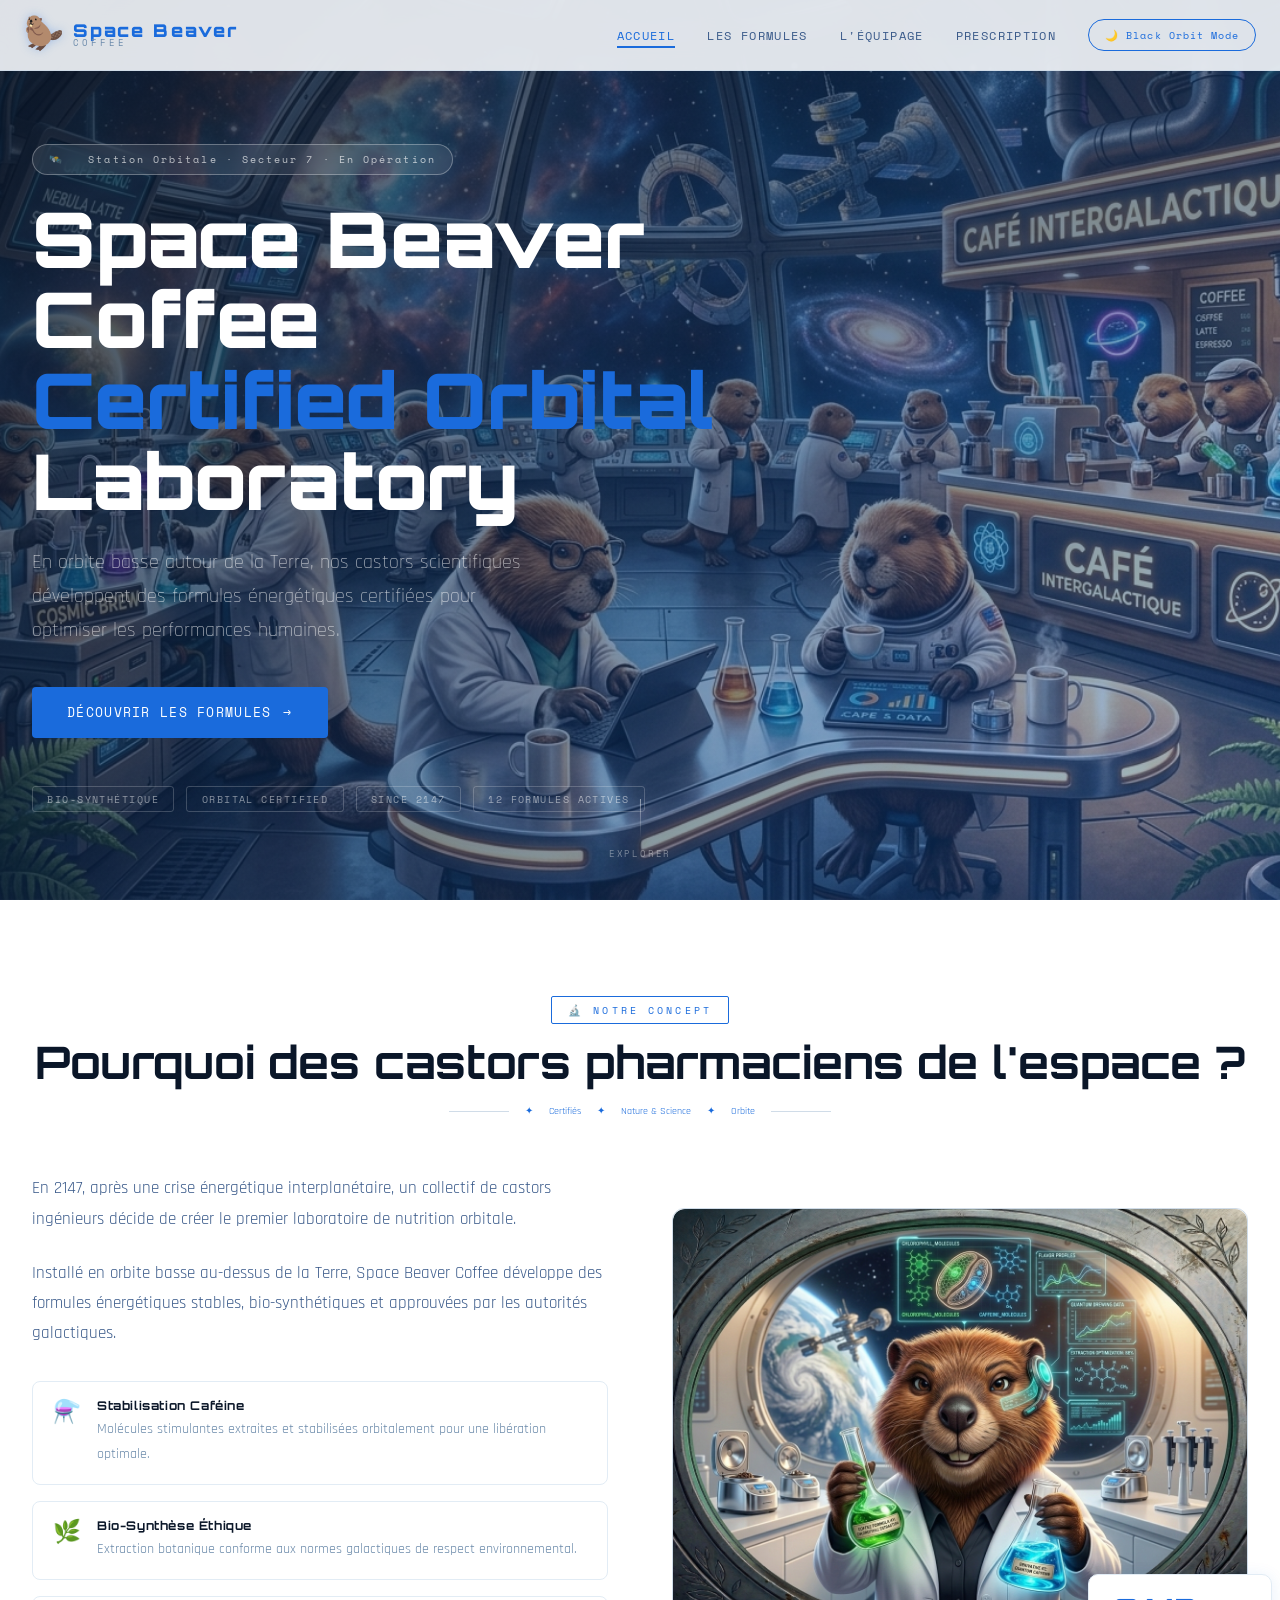
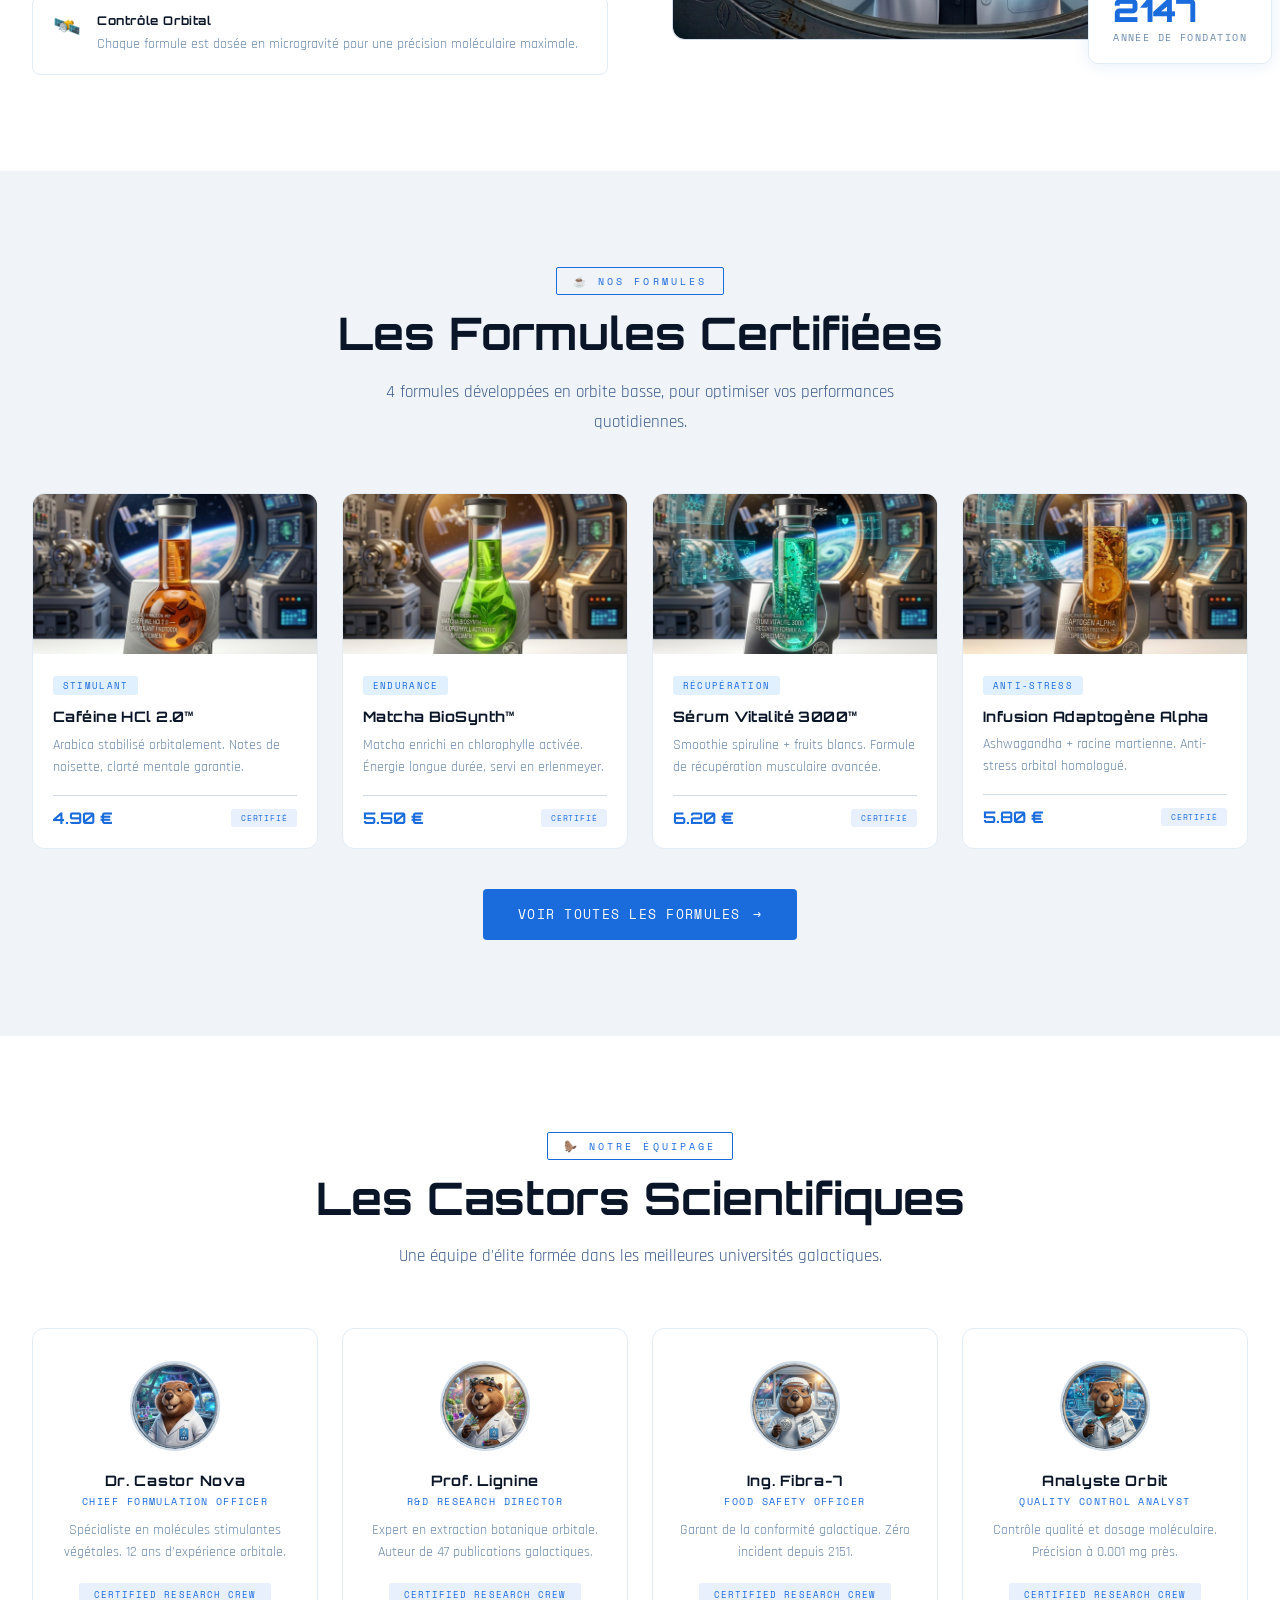
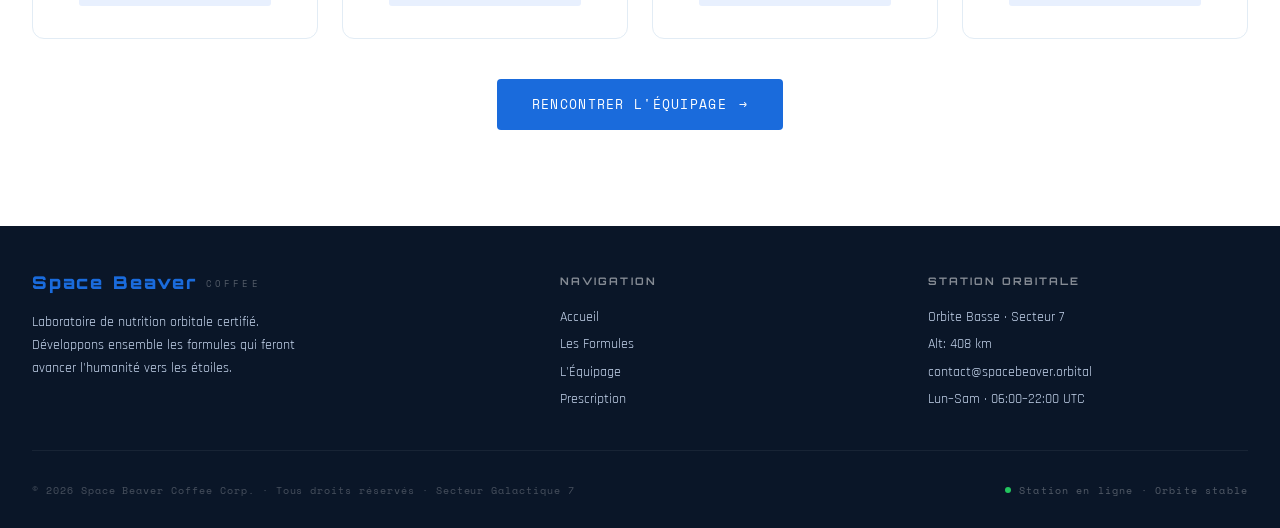
<file: index.html>
<!DOCTYPE html>
<!-- je déclare que c'est un fichier HTML5 -->
<html lang="fr">
<!-- lang="fr" pour dire au navigateur que la page est en français -->

<head>
  <!-- le <head> contient les infos de la page, rien de visible ici -->

  <!-- encodage UTF-8 pour pouvoir écrire les accents français -->
  <meta charset="UTF-8" />

  <!-- viewport : sans ça le site ne s'adapte pas aux téléphones -->
  <meta name="viewport" content="width=device-width, initial-scale=1.0" />

  <!-- titre qui s'affiche dans l'onglet du navigateur -->
  <title>Space Beaver Coffee — Certified Orbital Laboratory</title>

  <!-- je lie mon fichier CSS externe pour avoir tous les styles -->
  <link rel="stylesheet" href="css/style.css" />

  <!-- favicon : la petite icône dans l'onglet, j'utilise un emoji castor en SVG inline
       comme ça pas besoin de créer un fichier image séparé -->
  <link rel="icon" href="data:image/svg+xml,<svg xmlns='http://www.w3.org/2000/svg' viewBox='0 0 100 100'><text y='.9em' font-size='90'>🦫</text></svg>" />

</head>

<body>
<!-- tout ce qui est visible commence ici -->


<!-- ======= BARRE DE NAVIGATION ======= -->
<!-- nav est une balise sémantique HTML5, elle dit que c'est un menu de navigation -->
<nav class="navbar">

  <!-- je centre et limite la largeur du contenu à l'intérieur de la navbar -->
  <div class="nav-container">

    <!-- logo cliquable qui ramène à l'accueil
         aria-label = description pour les lecteurs d'écran (accessibilité) -->
    <a href="index.html" class="nav-logo" aria-label="Space Beaver Coffee">
      <!-- icône castor à gauche du logo -->
      <span class="nav-logo-icon">🦫</span>
      <!-- texte du logo en deux lignes -->
      <span class="nav-logo-text">
        <span class="logo-top">Space Beaver</span>
        <span class="logo-bottom">Coffee</span>
      </span>
    </a>

    <!-- liste des liens de navigation
         id="navLinks" pour que le JS puisse l'ouvrir/fermer sur mobile -->
    <ul class="nav-links" id="navLinks">
      <!-- class="active" sur le lien actuel pour le souligner en bleu -->
      <li><a href="index.html" class="active">Accueil</a></li>
      <li><a href="menu.html">Les Formules</a></li>
      <li><a href="crew.html">L'Équipage</a></li>
      <li><a href="contact.html">Prescription</a></li>
      <!-- bouton pour passer du mode jour au mode nuit
           le JS va changer le texte et ajouter la classe dark-mode sur le body -->
      <li>
        <button class="mode-toggle" aria-label="Basculer le mode">🌙 Black Orbit Mode</button>
      </li>
    </ul>

    <!-- bouton burger pour mobile (les 3 petits traits)
         il est caché sur desktop via le CSS, visible seulement sur mobile
         le JS lui ajoute la classe .active pour le transformer en croix -->
    <button class="burger" id="burger" aria-label="Menu mobile">
      <span></span> <!-- trait 1 -->
      <span></span> <!-- trait 2 -->
      <span></span> <!-- trait 3 -->
    </button>

  </div>
</nav>
<!-- fin de la navbar -->


<!-- ======= SECTION HERO ======= -->
<!-- c'est la grande image plein écran qu'on voit en arrivant sur la page -->
<section class="hero" id="hero">
<!-- id="hero" pour pouvoir faire défiler jusqu'ici avec un lien ancre -->

  <!-- fond MODE JOUR : photo du labo en blanc (chargée via le CSS avec background-image) -->
  <div class="hero-bg hero-bg-day"></div>

  <!-- fond MODE NUIT : même labo mais version sombre avec néons
       les deux divs sont superposées, le CSS bascule leur opacité selon le mode actif -->
  <div class="hero-bg hero-bg-night"></div>

  <!-- overlay sombre semi-transparent pour que le texte blanc soit lisible sur la photo -->
  <div class="hero-overlay"></div>

  <!-- contenu textuel au-dessus de l'image -->
  <div class="hero-content">

    <!-- tout ce qui est dans .day-content s'affiche en mode jour
         le CSS le cache automatiquement quand dark-mode est actif -->
    <div class="day-content">

      <!-- petit badge d'info en haut du titre -->
      <div class="hero-badge">🛰️ &nbsp; Station Orbitale · Secteur 7 · En Opération</div>

      <!-- titre principal, le <span> à l'intérieur passe à la ligne et change de couleur -->
      <h1 class="hero-title">
        Space Beaver Coffee
        <span>Certified Orbital</span>
        Laboratory
      </h1>

      <!-- sous-titre descriptif -->
      <p class="hero-subtitle">
        En orbite basse autour de la Terre, nos castors scientifiques
        développent des formules énergétiques certifiées pour optimiser
        les performances humaines.
      </p>

      <!-- bouton d'appel à l'action (CTA) qui mène vers la page menu -->
      <a href="menu.html" class="hero-cta">
        Découvrir les Formules <span class="arrow">→</span>
        <!-- la flèche est dans un span pour animer son déplacement au hover en CSS -->
      </a>

      <!-- petits tags informatifs sous le bouton -->
      <div class="hero-tags">
        <span class="hero-tag">Bio-Synthétique</span>
        <span class="hero-tag">Orbital Certified</span>
        <span class="hero-tag">Since 2147</span>
        <span class="hero-tag">12 Formules Actives</span>
      </div>

    </div>
    <!-- fin du contenu jour -->

    <!-- tout ce qui est dans .night-content est caché par défaut
         le CSS le rend visible quand on active le mode nuit -->
    <div class="night-content">

      <!-- badge version nuit avec couleurs violettes -->
      <div class="hero-badge" style="border-color:rgba(176,38,255,0.5);color:rgba(176,38,255,0.9);">
        ⚠️ &nbsp; ACCÈS RESTREINT · PROTOCOLE NOCTURNE ACTIVÉ
      </div>

      <!-- titre nuit différent du titre jour -->
      <h1 class="hero-title">
        Black Orbit
        <span style="color:#b026ff;">Laboratory</span>
      </h1>

      <p class="hero-subtitle" style="color:rgba(200,170,255,0.8);">
        Lorsque la station passe dans l'ombre, certains protocoles
        scientifiques continuent… Des expériences non autorisées commencent.
      </p>

      <!-- même lien mais bouton violet -->
      <a href="menu.html" class="hero-cta" style="background:#b026ff;">
        Accéder aux Expériences <span class="arrow">→</span>
      </a>

      <!-- tags version nuit avec couleurs différentes -->
      <div class="hero-tags">
        <span class="hero-tag" style="border-color:rgba(176,38,255,0.3);color:rgba(176,38,255,0.6);">Non-Homologué</span>
        <span class="hero-tag" style="border-color:rgba(0,245,212,0.3);color:rgba(0,245,212,0.5);">Expérimental</span>
        <span class="hero-tag" style="border-color:rgba(176,38,255,0.3);color:rgba(176,38,255,0.6);">Interdit × 12 Systèmes</span>
        <span class="hero-tag" style="border-color:rgba(0,245,212,0.3);color:rgba(0,245,212,0.5);">Données Classifiées</span>
      </div>

    </div>
    <!-- fin du contenu nuit -->

  </div>
  <!-- fin hero-content -->

  <!-- petite animation en bas du hero pour inviter l'utilisateur à scroller -->
  <div class="hero-scroll">
    <div class="scroll-line"></div> <!-- ligne verticale qui descend -->
    <span>Explorer</span>
  </div>

</section>
<!-- fin section hero -->


<!-- ======= SECTION CONCEPT ======= -->
<!-- cette section explique l'histoire et les valeurs de Space Beaver Coffee
     elle est composée d'une grille 2 colonnes : texte à gauche, image à droite -->
<section class="concept" id="concept">

  <!-- div qui centre et limite la largeur du contenu -->
  <div class="concept-inner">

    <!-- en-tête de la section avec titre et séparateur décoratif
         class="reveal" = la carte apparaît en fondu quand on scroll jusqu'à elle -->
    <div class="section-header reveal">

      <!-- titre affiché en mode jour -->
      <div class="day-content">
        <span class="section-label">🔬 Notre Concept</span>
        <h2 class="section-title">Pourquoi des castors pharmaciens de l'espace ?</h2>
        <!-- séparateur décoratif avec des étoiles et des mots -->
        <div class="section-divider">
          <span class="divider-line"></span>
          <span class="divider-dot">✦</span>
          <span class="divider-dot">Certifiés</span>
          <span class="divider-dot">✦</span>
          <span class="divider-dot">Nature & Science</span>
          <span class="divider-dot">✦</span>
          <span class="divider-dot">Orbite</span>
          <span class="divider-line"></span>
        </div>
      </div>

      <!-- titre affiché en mode nuit -->
      <div class="night-content">
        <span class="section-label" style="border-color:#b026ff;color:#b026ff;">⚗️ Protocole Nocturne</span>
        <h2 class="section-title">Que cachent nos castors de l'espace ?</h2>
        <div class="section-divider">
          <span class="divider-line"></span>
          <span class="divider-dot" style="color:#b026ff;">◈</span>
          <span class="divider-dot" style="color:#9ab0d4;">Illegal</span>
          <span class="divider-dot" style="color:#b026ff;">◈</span>
          <span class="divider-dot" style="color:#9ab0d4;">Experimental</span>
          <span class="divider-dot" style="color:#b026ff;">◈</span>
          <span class="divider-dot" style="color:#9ab0d4;">Secret</span>
          <span class="divider-line"></span>
        </div>
      </div>

    </div>
    <!-- fin section-header -->

    <!-- grille 2 colonnes : texte à gauche + image à droite -->
    <div class="concept-grid">

      <!-- colonne gauche : les textes descriptifs et les features -->
      <div class="concept-text reveal">

        <!-- texte version jour -->
        <div class="day-content">
          <p>En 2147, après une crise énergétique interplanétaire, un collectif de castors ingénieurs décide de créer le premier laboratoire de nutrition orbitale.</p>
          <p>Installé en orbite basse au-dessus de la Terre, Space Beaver Coffee développe des formules énergétiques stables, bio-synthétiques et approuvées par les autorités galactiques.</p>

          <!-- liste des points forts, chaque feature a une icône + titre + texte -->
          <div class="concept-features">

            <div class="concept-feature">
              <span class="feature-icon">⚗️</span>
              <div class="feature-text">
                <strong>Stabilisation Caféine</strong>
                <p>Molécules stimulantes extraites et stabilisées orbitalement pour une libération optimale.</p>
              </div>
            </div>

            <div class="concept-feature">
              <span class="feature-icon">🌿</span>
              <div class="feature-text">
                <strong>Bio-Synthèse Éthique</strong>
                <p>Extraction botanique conforme aux normes galactiques de respect environnemental.</p>
              </div>
            </div>

            <div class="concept-feature">
              <span class="feature-icon">🛰️</span>
              <div class="feature-text">
                <strong>Contrôle Orbital</strong>
                <p>Chaque formule est dosée en microgravité pour une précision moléculaire maximale.</p>
              </div>
            </div>

          </div>
          <!-- fin concept-features jour -->

        </div>
        <!-- fin day-content -->

        <!-- texte version nuit, même structure mais contenu différent -->
        <div class="night-content">
          <p>Lorsque la station passe en orbite côté obscur, le laboratoire bascule. Les castors les plus brillants restent après la fermeture.</p>
          <p>Ils testent des formules non autorisées. Des stimulants instables. Des recettes interdites dans 12 systèmes stellaires.</p>

          <!-- citation en style terminal -->
          <blockquote style="font-family:'Space Mono',monospace;font-size:0.8rem;color:#b026ff;border-left:2px solid #b026ff;padding-left:1rem;margin:1.5rem 0;font-style:italic;">
            "La science n'avance que dans l'ombre."
          </blockquote>

          <div class="concept-features">

            <div class="concept-feature">
              <span class="feature-icon">🧨</span>
              <div class="feature-text">
                <strong>Réactions Instables</strong>
                <p>Des molécules trop puissantes pour la certification. Pour les véritables aventuriers.</p>
              </div>
            </div>

            <div class="concept-feature">
              <span class="feature-icon">🔮</span>
              <div class="feature-text">
                <strong>Formules Secrètes</strong>
                <p>Recettes non répertoriées. Effets non documentés. Satisfactions garanties.</p>
              </div>
            </div>

            <div class="concept-feature">
              <span class="feature-icon">☣️</span>
              <div class="feature-text">
                <strong>Zone Expérimentale</strong>
                <p>Territoire scientifique clandestin. Accès sur invitation du Dr. Beaverstein uniquement.</p>
              </div>
            </div>

          </div>
          <!-- fin concept-features nuit -->

        </div>
        <!-- fin night-content -->

      </div>
      <!-- fin colonne gauche concept -->

      <!-- colonne droite : image du labo -->
      <div class="concept-visual reveal">

        <!-- cadre de l'image avec bordure et ratio fixe -->
        <div class="concept-image-frame">

          <!-- image MODE JOUR
               si le fichier PNG n'existe pas, onerror cache l'image
               et affiche le div suivant (le fallback emoji) à la place -->
          <img
            class="concept-img concept-img-day"
            src="assets/images/concept-lab-day.png"
            alt="Laboratoire orbital certifié — mode jour"
            onerror="this.style.display='none'; this.nextElementSibling.style.display='flex';"
          />
          <!-- emoji de secours si l'image jour ne charge pas -->
          <div class="concept-img-fallback concept-fallback-day">🧪</div>

          <!-- image MODE NUIT, même principe -->
          <img
            class="concept-img concept-img-night"
            src="assets/images/concept-lab-night.png"
            alt="Black Orbit Lab — expériences clandestines"
            onerror="this.style.display='none'; this.nextElementSibling.style.display='flex';"
          />
          <!-- emoji de secours si l'image nuit ne charge pas -->
          <div class="concept-img-fallback concept-fallback-night" style="background:linear-gradient(135deg,#0d0520,#1a0840);">⚗️</div>

        </div>
        <!-- fin concept-image-frame -->

        <!-- petite carte statistique positionnée en bas à droite de l'image -->
        <div class="concept-overlay-card">
          <div class="day-content">
            <span class="overlay-stat">2147</span>
            <span class="overlay-label">Année de fondation</span>
          </div>
          <div class="night-content">
            <span class="overlay-stat" style="color:#b026ff;text-shadow:0 0 20px rgba(176,38,255,0.8);">404</span>
            <span class="overlay-label">Formules non homologuées</span>
          </div>
        </div>

      </div>
      <!-- fin colonne droite concept -->

    </div>
    <!-- fin concept-grid -->

  </div>
</section>
<!-- fin section concept -->


<!-- ======= SECTION BOISSONS ======= -->
<!-- aperçu des 4 produits phares sur la page d'accueil
     les cartes sont dans une grille CSS responsive (auto-fill)
     chaque carte a une image PNG avec un emoji de secours si l'image manque -->
<section class="products-section" id="boissons">

  <div class="products-inner">

    <!-- en-tête de section -->
    <div class="section-header reveal">
      <div class="day-content">
        <span class="section-label">☕ Nos Formules</span>
        <h2 class="section-title">Les Formules Certifiées</h2>
        <p class="section-desc">4 formules développées en orbite basse, pour optimiser vos performances quotidiennes.</p>
      </div>
      <div class="night-content">
        <span class="section-label" style="border-color:#b026ff;color:#b026ff;">☠️ Formules Interdites</span>
        <h2 class="section-title">Expériences Nocturnes</h2>
        <p class="section-desc" style="color:#9ab0d4;">Des formules trop puissantes pour la certification officielle.</p>
      </div>
    </div>

    <!-- grille des cartes produits
         display:contents sur .day-grid/.night-grid permet aux cartes
         de s'insérer directement dans la grille parente sans div intermédiaire -->
    <div class="products-grid">

      <!-- cartes affichées en MODE JOUR -->
      <div class="day-grid">

        <!-- carte 1 : Caféine HCl -->
        <!-- j'utilise <article> car c'est un contenu autonome (HTML sémantique) -->
        <article class="product-card reveal">
          <!-- zone image avec fallback emoji si le PNG manque -->
          <div class="card-image">
            <img class="card-img" src="assets/images/icon-caffeine.png" alt="Caféine HCl 2.0"
              onerror="this.style.display='none'; this.nextElementSibling.style.display='flex';">
            <span class="card-emoji-fallback">🧪</span>
          </div>
          <!-- contenu texte de la carte -->
          <div class="card-content">
            <span class="card-tag">Stimulant</span>
            <h3 class="card-title">Caféine HCl 2.0™</h3>
            <p class="card-desc">Arabica stabilisé orbitalement. Notes de noisette, clarté mentale garantie.</p>
            <!-- pied de carte : prix à gauche, badge à droite -->
            <div class="card-footer">
              <span class="card-price">4.90 €</span>
              <span class="card-badge">Certifié</span>
            </div>
          </div>
        </article>

        <!-- carte 2 : Matcha BioSynth -->
        <article class="product-card reveal">
          <div class="card-image">
            <img class="card-img" src="assets/images/icon-matcha.png" alt="Matcha BioSynth"
              onerror="this.style.display='none'; this.nextElementSibling.style.display='flex';">
            <span class="card-emoji-fallback">🌿</span>
          </div>
          <div class="card-content">
            <span class="card-tag">Endurance</span>
            <h3 class="card-title">Matcha BioSynth™</h3>
            <p class="card-desc">Matcha enrichi en chlorophylle activée. Énergie longue durée, servi en erlenmeyer.</p>
            <div class="card-footer">
              <span class="card-price">5.50 €</span>
              <span class="card-badge">Certifié</span>
            </div>
          </div>
        </article>

        <!-- carte 3 : Sérum Vitalité -->
        <article class="product-card reveal">
          <div class="card-image">
            <img class="card-img" src="assets/images/icon-vitality.png" alt="Sérum Vitalité 3000"
              onerror="this.style.display='none'; this.nextElementSibling.style.display='flex';">
            <span class="card-emoji-fallback">🧬</span>
          </div>
          <div class="card-content">
            <span class="card-tag">Récupération</span>
            <h3 class="card-title">Sérum Vitalité 3000™</h3>
            <p class="card-desc">Smoothie spiruline + fruits blancs. Formule de récupération musculaire avancée.</p>
            <div class="card-footer">
              <span class="card-price">6.20 €</span>
              <span class="card-badge">Certifié</span>
            </div>
          </div>
        </article>

        <!-- carte 4 : Infusion Adaptogène -->
        <article class="product-card reveal">
          <div class="card-image">
            <img class="card-img" src="assets/images/icon-adaptogen.png" alt="Infusion Adaptogène Alpha"
              onerror="this.style.display='none'; this.nextElementSibling.style.display='flex';">
            <span class="card-emoji-fallback">🌡️</span>
          </div>
          <div class="card-content">
            <span class="card-tag">Anti-Stress</span>
            <h3 class="card-title">Infusion Adaptogène Alpha</h3>
            <p class="card-desc">Ashwagandha + racine martienne. Anti-stress orbital homologué.</p>
            <div class="card-footer">
              <span class="card-price">5.80 €</span>
              <span class="card-badge">Certifié</span>
            </div>
          </div>
        </article>

      </div>
      <!-- fin day-grid boissons -->

      <!-- cartes affichées en MODE NUIT (cachées par défaut) -->
      <div class="night-grid">

        <!-- carte nuit 1 : Dark Matter Espresso -->
        <article class="product-card reveal">
          <div class="card-image">
            <img class="card-img" src="assets/images/icon-dark-espresso.png" alt="Dark Matter Espresso"
              onerror="this.style.display='none'; this.nextElementSibling.style.display='flex';">
            <span class="card-emoji-fallback">☕</span>
          </div>
          <div class="card-content">
            <span class="card-tag">⚠️ Non-Homologué</span>
            <h3 class="card-title">Dark Matter Espresso</h3>
            <p class="card-desc">Triple extraction. Caféine concentrée instable. Interdit aux mineurs interstellaires.</p>
            <div class="card-footer">
              <span class="card-price">6.66 €</span>
              <span class="card-badge">Experimental</span>
            </div>
          </div>
        </article>

        <!-- carte nuit 2 : Plasma Matcha X -->
        <article class="product-card reveal">
          <div class="card-image">
            <img class="card-img" src="assets/images/icon-plasma-matcha.png" alt="Plasma Matcha X"
              onerror="this.style.display='none'; this.nextElementSibling.style.display='flex';">
            <span class="card-emoji-fallback">🌿</span>
          </div>
          <div class="card-content">
            <span class="card-tag">⚗️ Particules Actives</span>
            <h3 class="card-title">Plasma Matcha X</h3>
            <p class="card-desc">Matcha enrichi en particules actives. Glow vert néon. Effets… variables.</p>
            <div class="card-footer">
              <span class="card-price">7.77 €</span>
              <span class="card-badge">Experimental</span>
            </div>
          </div>
        </article>

        <!-- carte nuit 3 : Sérum Dopamine-404 -->
        <article class="product-card reveal">
          <div class="card-image">
            <img class="card-img" src="assets/images/icon-dopamine.png" alt="Sérum Dopamine-404"
              onerror="this.style.display='none'; this.nextElementSibling.style.display='flex';">
            <span class="card-emoji-fallback">🧬</span>
          </div>
          <div class="card-content">
            <span class="card-tag">🔮 Formule Secrète</span>
            <h3 class="card-title">Sérum Dopamine-404</h3>
            <p class="card-desc">Milkshake ultra sucré + stimulant mystère. Formule non documentée.</p>
            <div class="card-footer">
              <span class="card-price">8.88 €</span>
              <span class="card-badge">Experimental</span>
            </div>
          </div>
        </article>

        <!-- carte nuit 4 : Élixir Nebula Shot -->
        <article class="product-card reveal">
          <div class="card-image">
            <img class="card-img" src="assets/images/icon-nebula-shot.png" alt="Élixir Nebula Shot"
              onerror="this.style.display='none'; this.nextElementSibling.style.display='flex';">
            <span class="card-emoji-fallback">⚡</span>
          </div>
          <div class="card-content">
            <span class="card-tag">☣️ Effet Rapide</span>
            <h3 class="card-title">Élixir Nebula Shot</h3>
            <p class="card-desc">Shot court, effet rapide. Non homologué. Responsabilité déclinée.</p>
            <div class="card-footer">
              <span class="card-price">9.99 €</span>
              <span class="card-badge">Experimental</span>
            </div>
          </div>
        </article>

      </div>
      <!-- fin night-grid boissons -->

    </div>
    <!-- fin products-grid -->

    <!-- bouton centré sous les cartes pour aller vers la page menu complète -->
    <div style="text-align:center;margin-top:2.5rem;" class="reveal">
      <a href="menu.html" class="hero-cta">Voir toutes les formules <span class="arrow">→</span></a>
    </div>

  </div>
</section>
<!-- fin section boissons -->


<!-- ======= SECTION ÉQUIPAGE ======= -->
<!-- aperçu des membres de l'équipe, avec leur photo PNG et un emoji de secours -->
<section class="crew-section" id="equipe">

  <div class="crew-inner">

    <!-- en-tête de section -->
    <div class="section-header reveal">
      <div class="day-content">
        <span class="section-label">🦫 Notre Équipage</span>
        <h2 class="section-title">Les Castors Scientifiques</h2>
        <p class="section-desc">Une équipe d'élite formée dans les meilleures universités galactiques.</p>
      </div>
      <div class="night-content">
        <span class="section-label" style="border-color:#b026ff;color:#b026ff;">🕶️ L'Équipe Nocturne</span>
        <h2 class="section-title">Division Expérimentale</h2>
        <p class="section-desc" style="color:#9ab0d4;">Les renegats de la science orbitale. Ils opèrent dans l'ombre.</p>
      </div>
    </div>

    <!-- grille des cartes membres -->
    <div class="crew-grid">

      <!-- membres affichés en MODE JOUR -->
      <div class="day-grid">

        <!-- carte membre 1 : Dr. Castor Nova -->
        <div class="crew-card reveal">
          <!-- avatar circulaire avec photo PNG
               si la photo manque, onerror ajoute .img-error sur le wrapper
               le CSS affiche alors l'emoji à la place -->
          <div class="crew-avatar">
            <img class="crew-avatar-img" src="assets/images/castor-nova.png" alt="Dr. Castor Nova"
              onerror="this.closest('.crew-avatar').classList.add('img-error')" />
            <span class="crew-avatar-fallback">🧑‍🔬</span>
          </div>
          <h3 class="crew-name">Dr. Castor Nova</h3>
          <p class="crew-role">Chief Formulation Officer</p>
          <p class="crew-desc">Spécialiste en molécules stimulantes végétales. 12 ans d'expérience orbitale.</p>
          <span class="crew-badge">Certified Research Crew</span>
        </div>

        <!-- carte membre 2 : Prof. Lignine -->
        <div class="crew-card reveal">
          <div class="crew-avatar">
            <img class="crew-avatar-img" src="assets/images/prof-lignine.png" alt="Prof. Lignine"
              onerror="this.closest('.crew-avatar').classList.add('img-error')" />
            <span class="crew-avatar-fallback">🔬</span>
          </div>
          <h3 class="crew-name">Prof. Lignine</h3>
          <p class="crew-role">R&D Research Director</p>
          <p class="crew-desc">Expert en extraction botanique orbitale. Auteur de 47 publications galactiques.</p>
          <span class="crew-badge">Certified Research Crew</span>
        </div>

        <!-- carte membre 3 : Ing. Fibra-7 -->
        <div class="crew-card reveal">
          <div class="crew-avatar">
            <img class="crew-avatar-img" src="assets/images/fibra-7.png" alt="Ing. Fibra-7"
              onerror="this.closest('.crew-avatar').classList.add('img-error')" />
            <span class="crew-avatar-fallback">🧬</span>
          </div>
          <h3 class="crew-name">Ing. Fibra-7</h3>
          <p class="crew-role">Food Safety Officer</p>
          <p class="crew-desc">Garant de la conformité galactique. Zéro incident depuis 2151.</p>
          <span class="crew-badge">Certified Research Crew</span>
        </div>

        <!-- carte membre 4 : Analyste Orbit -->
        <div class="crew-card reveal">
          <div class="crew-avatar">
            <img class="crew-avatar-img" src="assets/images/analyste-orbit.png" alt="Analyste Orbit"
              onerror="this.closest('.crew-avatar').classList.add('img-error')" />
            <span class="crew-avatar-fallback">📡</span>
          </div>
          <h3 class="crew-name">Analyste Orbit</h3>
          <p class="crew-role">Quality Control Analyst</p>
          <p class="crew-desc">Contrôle qualité et dosage moléculaire. Précision à 0.001 mg près.</p>
          <span class="crew-badge">Certified Research Crew</span>
        </div>

      </div>
      <!-- fin day-grid équipage -->

      <!-- membres affichés en MODE NUIT -->
      <div class="night-grid">

        <!-- carte nuit 1 : Dr. Beaverstein -->
        <!-- border-color en style inline car cette couleur est propre à ce membre -->
        <div class="crew-card reveal" style="border-color:rgba(176,38,255,0.2);">
          <div class="crew-avatar" style="border-color:rgba(176,38,255,0.4);">
            <img class="crew-avatar-img" src="assets/images/dr-beaverstein.png" alt="Dr. Beaverstein"
              onerror="this.closest('.crew-avatar').classList.add('img-error')" />
            <span class="crew-avatar-fallback" style="filter:drop-shadow(0 0 10px #b026ff);">🧪</span>
          </div>
          <h3 class="crew-name">Dr. Beaverstein</h3>
          <p class="crew-role" style="color:#b026ff;">Ancien Certifié · Rebelle</p>
          <p class="crew-desc">Scientifique certifié devenu renegat. Créateur des formules les plus instables.</p>
          <span class="crew-badge">Experimental Division</span>
        </div>

        <!-- carte nuit 2 : Prof. Dark Lignine -->
        <div class="crew-card reveal" style="border-color:rgba(176,38,255,0.2);">
          <div class="crew-avatar" style="border-color:rgba(176,38,255,0.4);">
            <img class="crew-avatar-img" src="assets/images/dark-lignine.png" alt="Prof. Dark Lignine"
              onerror="this.closest('.crew-avatar').classList.add('img-error')" />
            <span class="crew-avatar-fallback" style="filter:drop-shadow(0 0 10px #b026ff);">💀</span>
          </div>
          <h3 class="crew-name">Prof. Dark Lignine</h3>
          <p class="crew-role" style="color:#b026ff;">Réactions Instables</p>
          <p class="crew-desc">Spécialiste des réactions chimiques non documentées. Ne lit pas les notices.</p>
          <span class="crew-badge">Experimental Division</span>
        </div>

        <!-- carte nuit 3 : Agent Beta-42 (couleur cyan au lieu de violet) -->
        <div class="crew-card reveal" style="border-color:rgba(176,38,255,0.2);">
          <div class="crew-avatar" style="border-color:rgba(0,245,212,0.4);">
            <img class="crew-avatar-img" src="assets/images/agent-beta42.png" alt="Agent Beta-42"
              onerror="this.closest('.crew-avatar').classList.add('img-error')" />
            <span class="crew-avatar-fallback" style="filter:drop-shadow(0 0 10px #00f5d4);">🔮</span>
          </div>
          <h3 class="crew-name">Agent Beta-42</h3>
          <p class="crew-role" style="color:#00f5d4;">Manipulation Moléculaire</p>
          <p class="crew-desc">Identité classifiée. Manipulation moléculaire expérimentale. Niveau : EXTRÊME.</p>
          <span class="crew-badge">Experimental Division</span>
        </div>

        <!-- carte nuit 4 : Shadow Fibra -->
        <div class="crew-card reveal" style="border-color:rgba(176,38,255,0.2);">
          <div class="crew-avatar" style="border-color:rgba(0,245,212,0.4);">
            <img class="crew-avatar-img" src="assets/images/shadow-fibra.png" alt="Shadow Fibra"
              onerror="this.closest('.crew-avatar').classList.add('img-error')" />
            <span class="crew-avatar-fallback" style="filter:drop-shadow(0 0 10px #00f5d4);">🕶️</span>
          </div>
          <h3 class="crew-name">Shadow Fibra</h3>
          <p class="crew-role" style="color:#00f5d4;">Opérations Nocturnes</p>
          <p class="crew-desc">Responsable des opérations nocturnes. Coordonne les livraisons clandestines.</p>
          <span class="crew-badge">Experimental Division</span>
        </div>

      </div>
      <!-- fin night-grid équipage -->

    </div>
    <!-- fin crew-grid -->

    <!-- bouton pour aller vers la page équipage complète -->
    <div style="text-align:center;margin-top:2.5rem;" class="reveal">
      <a href="crew.html" class="hero-cta">Rencontrer l'équipage <span class="arrow">→</span></a>
    </div>

  </div>
</section>
<!-- fin section équipage -->


<!-- ======= FOOTER ======= -->
<!-- pied de page commun à toutes les pages
     grille 3 colonnes : logo/description + 2 colonnes de liens -->
<footer>
  <div class="footer-inner">

    <div class="footer-top">

      <!-- colonne 1 : logo + description courte -->
      <div class="footer-brand">
        <!-- logo répété dans le footer, sans la mascotte -->
        <div class="nav-logo" style="margin-bottom:1rem;">
          <span class="logo-top">Space Beaver</span>
          <span class="logo-bottom">Coffee</span>
        </div>
        <p>Laboratoire de nutrition orbitale certifié. Développons ensemble les formules qui feront avancer l'humanité vers les étoiles.</p>
      </div>

      <!-- colonne 2 : liens de navigation -->
      <div class="footer-col">
        <h4>Navigation</h4>
        <a href="index.html">Accueil</a>
        <a href="menu.html">Les Formules</a>
        <a href="crew.html">L'Équipage</a>
        <a href="contact.html">Prescription</a>
      </div>

      <!-- colonne 3 : infos de contact / station -->
      <div class="footer-col">
        <h4>Station Orbitale</h4>
        <a href="#">Orbite Basse · Secteur 7</a>
        <a href="#">Alt: 408 km</a>
        <a href="#">contact@spacebeaver.orbital</a>
        <a href="#">Lun–Sam · 06:00–22:00 UTC</a>
      </div>

    </div>
    <!-- fin footer-top -->

    <!-- bas du footer : copyright + point vert "station en ligne" -->
    <div class="footer-bottom">
      <!-- footer-year sera rempli automatiquement par le JS avec l'année actuelle -->
      <p class="footer-copy">© <span class="footer-year"></span> Space Beaver Coffee Corp. · Tous droits réservés · Secteur Galactique 7</p>

      <!-- petit indicateur vert animé pour montrer que le site est "en ligne" -->
      <div class="footer-status">
        <div class="status-dot"></div> <!-- point vert qui pulse -->
        <span>Station en ligne · Orbite stable</span>
      </div>
    </div>

  </div>
</footer>
<!-- fin footer -->


<!-- le script JS est chargé tout à la fin pour que le HTML soit déjà
     entièrement chargé avant que le JS s'exécute
     si on le mettait dans le <head> le JS ne trouverait pas les éléments HTML -->
<script src="js/main.js"></script>

</body>
</html>
</file>
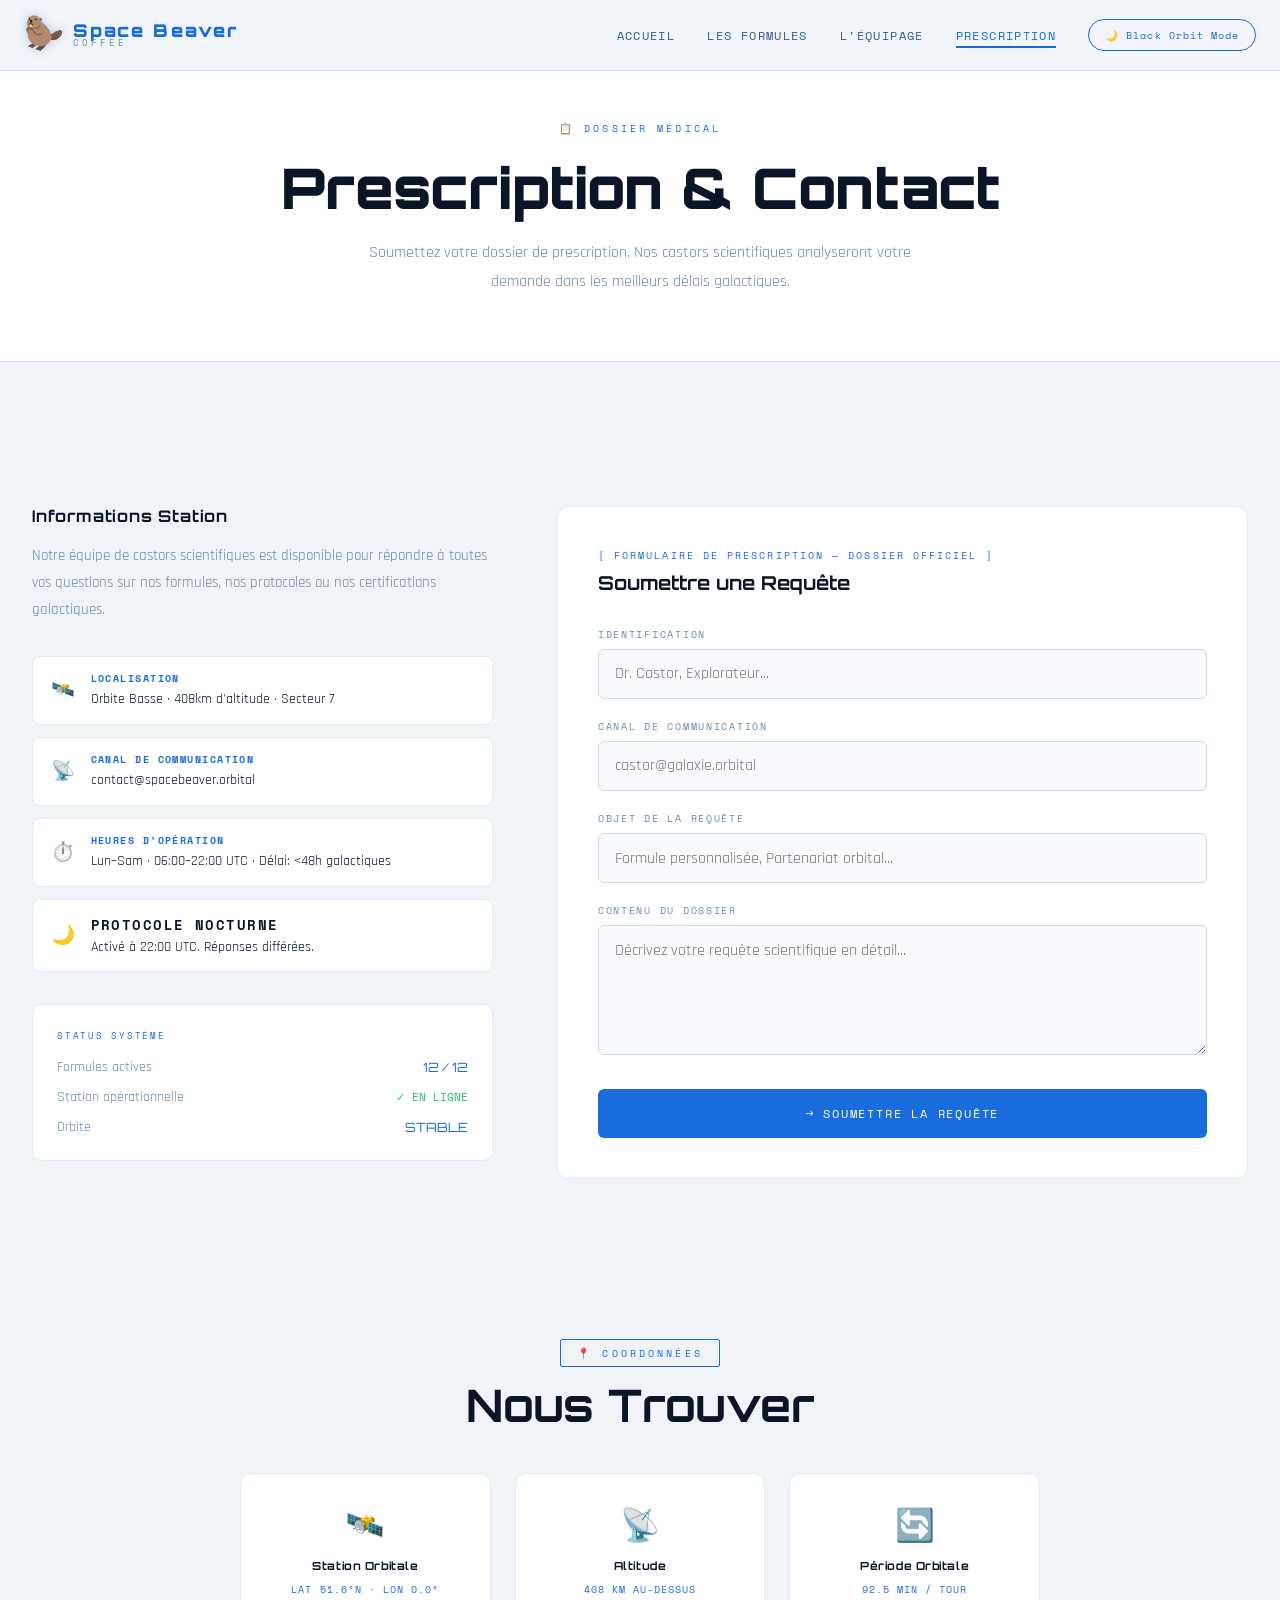
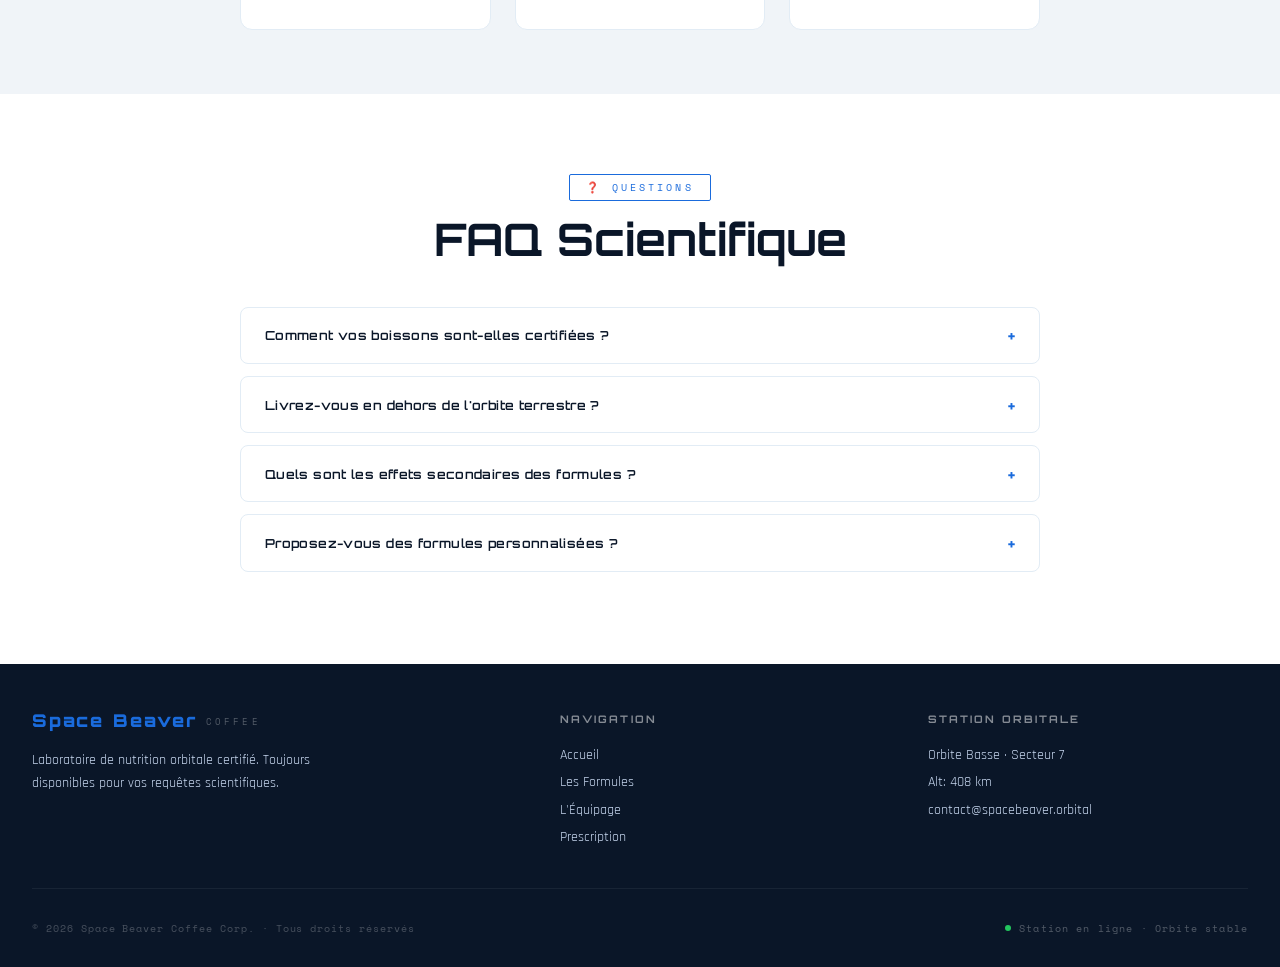
<file: contact.html>
<!DOCTYPE html>
<!-- page contact : formulaire + FAQ en accordéon + coordonnées
     version jour : ambiance dossier médical scientifique
     version nuit : ambiance terminal de hacking -->
<html lang="fr">

<head>
  <meta charset="UTF-8" />
  <meta name="viewport" content="width=device-width, initial-scale=1.0" />
  <title>Prescription — Space Beaver Coffee</title>
  <link rel="stylesheet" href="css/style.css" />
  <!-- favicon castor emoji SVG inline -->
  <link rel="icon" href="data:image/svg+xml,<svg xmlns='http://www.w3.org/2000/svg' viewBox='0 0 100 100'><text y='.9em' font-size='90'>🦫</text></svg>" />

  <style>
    /* styles spécifiques à cette page uniquement */

    /* texte de "terminal" injecté par CSS en haut du formulaire en mode nuit
       ::before = pseudo-élément qui ajoute du contenu avant .contact-form-wrapper
       content: le texte à afficher (impossible à faire en HTML sans toucher au HTML) */
    body.dark-mode .contact-form-wrapper::before {
      content: '> TERMINAL STATION NOIRE — ENCRYPTION ACTIVE';
      display: block;
      font-family: 'Space Mono', monospace;
      font-size: 0.55rem;
      letter-spacing: 0.2em;
      color: #00f5d4;
      padding: 0.5rem 0;
      border-bottom: 1px solid rgba(0,245,212,0.2);
      margin-bottom: 1.5rem;
      animation: blink 1.2s step-end infinite; /* clignotement comme un curseur terminal */
    }

    /* section FAQ avec fond légèrement différent */
    .faq-section {
      padding: 5rem 2rem;
      background: var(--bg-secondary);
      transition: background 0.4s;
    }

    /* conteneur centré et limité en largeur pour la lisibilité */
    .faq-inner { max-width: 800px; margin: 0 auto; }

    /* chaque item FAQ : question + réponse cachée */
    .faq-item {
      border: 1px solid var(--border-card);
      border-radius: 8px;
      margin-bottom: 0.75rem;
      overflow: hidden; /* la réponse ne déborde pas hors des coins arrondis */
      transition: border-color 0.3s;
    }

    /* bordure colorée au survol */
    .faq-item:hover { border-color: var(--accent); }

    /* halo violet en mode nuit */
    body.dark-mode .faq-item:hover {
      box-shadow: 0 0 15px rgba(176,38,255,0.15);
    }

    /* bouton qui contient la question : prend toute la largeur
       comme ça toute la ligne est cliquable */
    .faq-question {
      width: 100%;
      background: none;
      border: none;
      padding: 1.1rem 1.5rem;
      display: flex;
      align-items: center;
      justify-content: space-between; /* texte à gauche, icône + à droite */
      cursor: pointer;
      text-align: left;
      font-family: 'Orbitron', monospace;
      font-size: 0.78rem;
      font-weight: 600;
      color: var(--text-primary);
      letter-spacing: 0.03em;
      transition: color 0.3s;
    }

    .faq-question:hover { color: var(--accent); }

    /* icône + qui tourne à 45° quand la FAQ est ouverte
       le JS ajoute .open sur .faq-item → ce sélecteur s'active */
    .faq-icon {
      font-size: 1rem;
      color: var(--accent);
      transition: transform 0.3s ease;
      flex-shrink: 0;  /* ne rétrécit pas */
      margin-left: 1rem;
    }

    /* quand .open est sur .faq-item : l'icône + tourne → devient × */
    .faq-item.open .faq-icon { transform: rotate(45deg); }

    /* réponse cachée par max-height:0
       je ne peux pas animer display:none mais je peux animer max-height */
    .faq-answer {
      max-height: 0;    /* fermé : hauteur nulle */
      overflow: hidden;
      transition: max-height 0.4s ease, padding 0.3s ease;
      padding: 0 1.5rem;
      font-size: 0.9rem;
      color: var(--text-muted);
      line-height: 1.7;
      font-family: 'Rajdhani', sans-serif;
    }

    /* quand .open est présent : la réponse se déplie en animant max-height */
    .faq-item.open .faq-answer {
      max-height: 200px;
      padding: 0 1.5rem 1.25rem; /* padding en bas pour l'espace */
    }

    /* section des coordonnées de la station */
    .location-section {
      padding: 4rem 2rem;
      background: var(--bg-primary);
      text-align: center;
      transition: background 0.4s;
    }

    .location-inner { max-width: 800px; margin: 0 auto; }

    /* grille 3 colonnes pour les 3 infos de localisation */
    .location-card {
      display: grid;
      grid-template-columns: repeat(3, 1fr);
      gap: 1.5rem;
      margin-top: 2.5rem;
    }

    /* chaque bloc d'info : icône + titre + valeur */
    .loc-item {
      padding: 2rem 1.5rem;
      background: var(--bg-card);
      border: 1px solid var(--border-card);
      border-radius: 12px;
      transition: all 0.3s ease;
    }

    /* légère élévation au survol */
    .loc-item:hover {
      border-color: var(--accent);
      transform: translateY(-4px);
      box-shadow: var(--shadow-card);
    }

    /* icône de la localisation */
    .loc-icon  { font-size: 2rem; margin-bottom: 0.75rem; }

    /* titre du bloc (ex: "Station Orbitale") */
    .loc-title {
      font-family: 'Orbitron', monospace;
      font-size: 0.7rem;
      font-weight: 700;
      color: var(--text-primary);
      margin-bottom: 0.5rem;
      letter-spacing: 0.05em;
    }

    /* valeur (ex: "LAT 51.6°N · LON 0.0°") */
    .loc-value {
      font-family: 'Space Mono', monospace;
      font-size: 0.65rem;
      color: var(--accent);
      letter-spacing: 0.1em;
    }

    /* halo néon sur les valeurs en mode nuit */
    body.dark-mode .loc-value {
      text-shadow: 0 0 8px rgba(176,38,255,0.4);
    }

    /* sur mobile : une colonne au lieu de trois */
    @media (max-width: 768px) {
      .location-card { grid-template-columns: 1fr; }
    }
  </style>
</head>

<body>

<!-- navbar fixe identique sur toutes les pages
     class="active" sur "Prescription" car on est sur cette page -->
<nav class="navbar">
  <div class="nav-container">

    <!-- logo cliquable pour revenir à l'accueil -->
    <a href="index.html" class="nav-logo">
      <span class="nav-logo-icon">🦫</span>
      <span class="nav-logo-text">
        <span class="logo-top">Space Beaver</span>
        <span class="logo-bottom">Coffee</span>
      </span>
    </a>

    <!-- liens de navigation -->
    <ul class="nav-links" id="navLinks">
      <li><a href="index.html">Accueil</a></li>
      <li><a href="menu.html">Les Formules</a></li>
      <li><a href="crew.html">L'Équipage</a></li>
      <li><a href="contact.html" class="active">Prescription</a></li>
      <li>
        <button class="mode-toggle">🌙 Black Orbit Mode</button>
      </li>
    </ul>

    <!-- bouton burger mobile -->
    <button class="burger" id="burger" aria-label="Menu mobile">
      <span></span>
      <span></span>
      <span></span>
    </button>

  </div>
</nav>


<!-- hero compact des pages internes -->
<div class="page-hero">
  <!-- contenu version jour -->
  <div class="day-content">
    <span class="page-hero-label">📋 Dossier Médical</span>
    <h1 class="page-hero-title">Prescription & Contact</h1>
    <p class="page-hero-desc">Soumettez votre dossier de prescription. Nos castors scientifiques analyseront votre demande dans les meilleurs délais galactiques.</p>
  </div>
  <!-- contenu version nuit -->
  <div class="night-content">
    <span class="page-hero-label" style="color:#b026ff;">⚡ Terminal Clandestin</span>
    <h1 class="page-hero-title" style="color:#b026ff;">Transmission Cryptée</h1>
    <p class="page-hero-desc" style="color:#9ab0d4;">Canal de communication sécurisé. Chiffrement galactique activé. Vos données sont protégées par 12 couches d'encryption quantique.</p>
  </div>
</div>


<!-- section principale : colonne infos + formulaire côte à côte
     la grille 2 colonnes est définie dans style.css (.contact-grid) -->
<section class="contact-section">
  <div class="contact-inner">
    <div class="contact-grid">

      <!-- colonne gauche : informations de contact -->
      <div class="contact-info reveal">

        <!-- titre et intro différents selon le mode -->
        <div class="day-content">
          <h3>Informations Station</h3>
          <p>Notre équipe de castors scientifiques est disponible pour répondre à toutes vos questions sur nos formules, nos protocoles ou nos certifications galactiques.</p>
        </div>
        <div class="night-content">
          <h3 style="color:#b026ff;">Canal Sécurisé Activé</h3>
          <p style="color:#9ab0d4;">Transmission reçue. Analyse en cours. Votre message sera traité par l'équipe nocturne après vérification de votre niveau d'habilitation.</p>
        </div>

        <!-- lignes de contact : chacune a une icône + un titre + une valeur
             au hover elles glissent vers la droite (voir style.css) -->

        <!-- ligne localisation -->
        <div class="contact-detail">
          <span class="detail-icon">🛰️</span>
          <div class="detail-text">
            <strong>Localisation</strong>
            <span>Orbite Basse · 408km d'altitude · Secteur 7</span>
          </div>
        </div>

        <!-- ligne email -->
        <div class="contact-detail">
          <span class="detail-icon">📡</span>
          <div class="detail-text">
            <strong>Canal de communication</strong>
            <span>contact@spacebeaver.orbital</span>
          </div>
        </div>

        <!-- ligne horaires -->
        <div class="contact-detail">
          <span class="detail-icon">⏱️</span>
          <div class="detail-text">
            <strong>Heures d'opération</strong>
            <span>Lun–Sam · 06:00–22:00 UTC · Délai: &lt;48h galactiques</span>
          </div>
        </div>

        <!-- ligne protocole nocturne : le contenu change selon le mode -->
        <div class="contact-detail">
          <span class="detail-icon">🌙</span>
          <div class="detail-text">
            <strong>
              <span class="day-content">Protocole Nocturne</span>
              <span class="night-content" style="color:#b026ff;">Protocole Actif</span>
            </strong>
            <span>
              <span class="day-content">Activé à 22:00 UTC. Réponses différées.</span>
              <span class="night-content" style="color:#b026ff;">⚠️ Surveillance renforcée en cours</span>
            </span>
          </div>
        </div>

        <!-- bloc statut système en mode jour -->
        <div style="margin-top:2rem;padding:1.5rem;background:var(--bg-card);border:1px solid var(--border-card);border-radius:10px;" class="day-content">
          <div style="font-family:'Space Mono',monospace;font-size:0.55rem;letter-spacing:0.2em;color:var(--accent);margin-bottom:1rem;text-transform:uppercase;">Status Système</div>
          <div style="display:flex;flex-direction:column;gap:0.75rem;">
            <div style="display:flex;align-items:center;justify-content:space-between;">
              <span style="font-size:0.85rem;color:var(--text-muted);">Formules actives</span>
              <span style="font-family:'Orbitron',monospace;font-size:0.8rem;color:var(--accent);">12 / 12</span>
            </div>
            <div style="display:flex;align-items:center;justify-content:space-between;">
              <span style="font-size:0.85rem;color:var(--text-muted);">Station opérationnelle</span>
              <!-- #22c55e = vert pour le statut "en ligne" -->
              <span style="font-family:'Space Mono',monospace;font-size:0.7rem;color:#22c55e;">✓ EN LIGNE</span>
            </div>
            <div style="display:flex;align-items:center;justify-content:space-between;">
              <span style="font-size:0.85rem;color:var(--text-muted);">Orbite</span>
              <span style="font-family:'Orbitron',monospace;font-size:0.8rem;color:var(--accent);">STABLE</span>
            </div>
          </div>
        </div>

        <!-- bloc alerte système en mode nuit : même structure mais contenu dramatique -->
        <div style="margin-top:2rem;padding:1.5rem;background:rgba(176,38,255,0.05);border:1px solid rgba(176,38,255,0.2);border-radius:10px;" class="night-content">
          <!-- animation blink définie dans style.css pour le clignotement -->
          <div style="font-family:'Space Mono',monospace;font-size:0.55rem;letter-spacing:0.2em;color:#b026ff;margin-bottom:1rem;text-transform:uppercase;animation:blink 1s step-end infinite;">⚠ ALERTE SYSTÈME — LECTURE EN COURS</div>
          <div style="display:flex;flex-direction:column;gap:0.75rem;">
            <div style="display:flex;align-items:center;justify-content:space-between;">
              <span style="font-size:0.85rem;color:#9ab0d4;">Formules clandestines</span>
              <span style="font-family:'Orbitron',monospace;font-size:0.8rem;color:#b026ff;">404</span>
            </div>
            <div style="display:flex;align-items:center;justify-content:space-between;">
              <span style="font-size:0.85rem;color:#9ab0d4;">Niveau alerte</span>
              <span style="font-family:'Space Mono',monospace;font-size:0.7rem;color:#ff4444;">⚠ CRITIQUE</span>
            </div>
            <div style="display:flex;align-items:center;justify-content:space-between;">
              <span style="font-size:0.85rem;color:#9ab0d4;">Chiffrement</span>
              <span style="font-family:'Orbitron',monospace;font-size:0.8rem;color:#00f5d4;">QUANTIQUE</span>
            </div>
          </div>
        </div>

      </div>
      <!-- fin colonne infos -->


      <!-- colonne droite : formulaire de contact
           la validation est gérée par main.js (Partie 6)
           novalidate désactive la validation HTML native pour utiliser la nôtre -->
      <div class="contact-form-wrapper reveal">

        <!-- en-tête du formulaire -->
        <div class="form-header">
          <!-- label "terminal" au-dessus du titre, différent selon le mode -->
          <span class="form-terminal day-content">[ FORMULAIRE DE PRESCRIPTION — DOSSIER OFFICIEL ]</span>
          <span class="form-terminal night-content" style="color:#b026ff;">[ TERMINAL NOCTURNE v2.147 — CONNEXION SÉCURISÉE ]</span>
          <h2 class="form-title">
            <span class="day-content">Soumettre une Requête</span>
            <span class="night-content" style="color:#b026ff;">Initier une Transmission</span>
          </h2>
        </div>

        <!-- novalidate : je désactive la bulle de validation HTML native
             pour utiliser mes propres messages d'erreur stylisés en JS -->
        <form id="contactForm" novalidate>
          <div class="form-fields">

            <!-- champ NOM
                 required = obligatoire (vérifié aussi en JS)
                 name="name" = utilisé par JS pour identifier ce champ
                 autocomplete = aide le navigateur à proposer la complétion automatique -->
            <div class="form-group">
              <label for="name">
                <span class="day-content">Identification</span>
                <span class="night-content" style="color:#b026ff;">// Alias ou Identité</span>
              </label>
              <input
                type="text"
                id="name"
                name="name"
                placeholder="Dr. Castor, Explorateur..."
                required
                autocomplete="name"
              />
              <!-- message d'erreur : caché par défaut, affiché par JS si invalide -->
              <span class="error-msg"></span>
            </div>

            <!-- champ EMAIL
                 la regex de validation est dans main.js -->
            <div class="form-group">
              <label for="email">
                <span class="day-content">Canal de Communication</span>
                <span class="night-content" style="color:#b026ff;">// Adresse de Transmission</span>
              </label>
              <input
                type="email"
                id="email"
                name="email"
                placeholder="castor@galaxie.orbital"
                required
                autocomplete="email"
              />
              <span class="error-msg"></span>
            </div>

            <!-- champ SUJET (optionnel, pas de required) -->
            <div class="form-group">
              <label for="subject">
                <span class="day-content">Objet de la Requête</span>
                <span class="night-content" style="color:#b026ff;">// Objet de la Mission</span>
              </label>
              <input
                type="text"
                id="subject"
                name="subject"
                placeholder="Formule personnalisée, Partenariat orbital..."
              />
              <span class="error-msg"></span>
            </div>

            <!-- champ MESSAGE
                 textarea = zone de texte multi-lignes
                 le CSS lui donne min-height:130px et resize:vertical -->
            <div class="form-group">
              <label for="message">
                <span class="day-content">Contenu du Dossier</span>
                <span class="night-content" style="color:#b026ff;">// Message Chiffré</span>
              </label>
              <textarea
                id="message"
                name="message"
                placeholder="Décrivez votre requête scientifique en détail..."
                required
              ></textarea>
              <span class="error-msg"></span>
            </div>

            <!-- bouton de soumission
                 type="submit" déclenche l'événement submit sur le formulaire
                 main.js intercepte cet événement avec preventDefault() -->
            <button type="submit" class="form-submit">
              <span class="day-content">→ Soumettre la Requête</span>
              <span class="night-content">⚡ INITIER LA TRANSMISSION</span>
            </button>

          </div>
          <!-- fin form-fields -->

          <!-- message de succès affiché après l'envoi simulé
               caché par défaut (.form-success { display:none } dans style.css)
               main.js ajoute .show après le setTimeout de 1.2s -->
          <div class="form-success">
            <!-- icône et texte différents selon le mode
                 le JS dans le script ci-dessous gère laquelle montrer -->
            <div class="success-icon day-content">✅</div>
            <div class="success-icon night-content" style="display:none;">⚡</div>
            <p class="day-content">Dossier reçu et enregistré. Nos castors scientifiques analyseront votre requête dans les 48 heures galactiques.</p>
            <p class="night-content" style="color:#b026ff;display:none;">
              TRANSMISSION REÇUE.<br>
              ANALYSE EN COURS...<br>
              Le Dr. Beaverstein vous contactera via canal sécurisé.
            </p>
          </div>

        </form>
      </div>
      <!-- fin colonne formulaire -->

    </div>
    <!-- fin contact-grid -->
  </div>
</section>


<!-- section coordonnées : 3 blocs d'infos de la station -->
<section class="location-section">
  <div class="location-inner">

    <!-- en-tête centré -->
    <div class="section-header reveal" style="text-align:center;margin-bottom:2.5rem;">
      <span class="section-label">📍 Coordonnées</span>
      <h2 class="section-title">Nous Trouver</h2>
    </div>

    <!-- 3 blocs : localisation / altitude / période orbitale -->
    <div class="location-card">

      <div class="loc-item reveal">
        <div class="loc-icon">🛰️</div>
        <p class="loc-title">Station Orbitale</p>
        <p class="loc-value">LAT 51.6°N · LON 0.0°</p>
      </div>

      <div class="loc-item reveal">
        <div class="loc-icon">📡</div>
        <p class="loc-title">Altitude</p>
        <p class="loc-value">408 KM AU-DESSUS</p>
      </div>

      <div class="loc-item reveal">
        <div class="loc-icon">🔄</div>
        <p class="loc-title">Période Orbitale</p>
        <p class="loc-value">92.5 MIN / TOUR</p>
      </div>

    </div>
  </div>
</section>


<!-- section FAQ en accordéon
     clic sur une question → la réponse se déplie
     la logique est dans le <script> en bas de cette page -->
<section class="faq-section">
  <div class="faq-inner">

    <!-- en-tête de la FAQ -->
    <div class="section-header reveal" style="text-align:center;margin-bottom:2.5rem;">
      <span class="section-label">❓ Questions</span>
      <h2 class="section-title">
        <span class="day-content">FAQ Scientifique</span>
        <span class="night-content">Données Classifiées</span>
      </h2>
    </div>

    <!-- item FAQ 1
         onclick appelle toggleFaq() définie dans le script ci-dessous -->
    <div class="faq-item reveal">
      <button class="faq-question" onclick="toggleFaq(this)">
        <span class="day-content">Comment vos boissons sont-elles certifiées ?</span>
        <span class="night-content" style="color:#9ab0d4;">Pourquoi certaines formules sont-elles interdites ?</span>
        <!-- icône + qui devient × quand .open est ajouté par toggleFaq() -->
        <span class="faq-icon">+</span>
      </button>
      <!-- réponse : cachée par max-height:0, dépliée avec .open -->
      <div class="faq-answer">
        <span class="day-content">Chaque formule passe par 47 protocoles de validation en conditions orbitales. Nos scanners moléculaires vérifient chaque composant à 0.001 mg près avant d'obtenir le tampon galactique officiel.</span>
        <span class="night-content" style="color:#9ab0d4;">Parce qu'elles sont trop efficaces. Les autorités galactiques ont peur de ce qu'elles ne comprennent pas. Nous, on comprend. Et on continue.</span>
      </div>
    </div>

    <!-- item FAQ 2 -->
    <div class="faq-item reveal">
      <button class="faq-question" onclick="toggleFaq(this)">
        <span class="day-content">Livrez-vous en dehors de l'orbite terrestre ?</span>
        <span class="night-content" style="color:#9ab0d4;">Comment accéder aux formules nocturnes ?</span>
        <span class="faq-icon">+</span>
      </button>
      <div class="faq-answer">
        <span class="day-content">Oui ! Nos pods de livraison desservent actuellement Mars, la Lune et les stations Lagrange. Les délais varient de 2 à 47 jours terrestres selon votre localisation dans le système solaire.</span>
        <span class="night-content" style="color:#9ab0d4;">Vous devez d'abord trouver le Dr. Beaverstein. Si vous lisez ceci, vous avez déjà passé la première étape. Soumettez une transmission via le formulaire et attendez sa réponse.</span>
      </div>
    </div>

    <!-- item FAQ 3 -->
    <div class="faq-item reveal">
      <button class="faq-question" onclick="toggleFaq(this)">
        <span class="day-content">Quels sont les effets secondaires des formules ?</span>
        <span class="night-content" style="color:#9ab0d4;">Y a-t-il des risques avec les formules expérimentales ?</span>
        <span class="faq-icon">+</span>
      </button>
      <div class="faq-answer">
        <span class="day-content">Nos formules certifiées ont été testées sur plus de 10 000 sujets volontaires. Les effets secondaires possibles incluent : légère euphorie, augmentation de la productivité à 340%, et une passion soudaine pour la science.</span>
        <span class="night-content" style="color:#9ab0d4;">Des risques ? Bien sûr. C'est la science. Dr. Beaverstein a survécu à 47 tests personnels. Il va "très bien". Définissez "très bien".</span>
      </div>
    </div>

    <!-- item FAQ 4 -->
    <div class="faq-item reveal">
      <button class="faq-question" onclick="toggleFaq(this)">
        <span class="day-content">Proposez-vous des formules personnalisées ?</span>
        <span class="night-content" style="color:#9ab0d4;">Comment rejoindre la Division Expérimentale ?</span>
        <span class="faq-icon">+</span>
      </button>
      <div class="faq-answer">
        <span class="day-content">Absolument ! Dr. Castor Nova propose des consultations de formulation personnalisée. Chaque formule est développée selon votre profil biochimique, vos objectifs et votre tolérance à la caféine orbitale.</span>
        <span class="night-content" style="color:#9ab0d4;">On ne recrute pas. On choisit. Si vous avez les qualités requises (curiosité, audace, mépris des règles galactiques), Shadow Fibra vous contactera. Ou pas. C'est ainsi.</span>
      </div>
    </div>

  </div>
</section>


<!-- footer identique sur toutes les pages -->
<footer>
  <div class="footer-inner">
    <div class="footer-top">

      <!-- colonne 1 : logo + description -->
      <div class="footer-brand">
        <div class="nav-logo" style="margin-bottom:1rem;">
          <span class="logo-top">Space Beaver</span>
          <span class="logo-bottom">Coffee</span>
        </div>
        <p>Laboratoire de nutrition orbitale certifié. Toujours disponibles pour vos requêtes scientifiques.</p>
      </div>

      <!-- colonne 2 : liens de navigation -->
      <div class="footer-col">
        <h4>Navigation</h4>
        <a href="index.html">Accueil</a>
        <a href="menu.html">Les Formules</a>
        <a href="crew.html">L'Équipage</a>
        <a href="contact.html">Prescription</a>
      </div>

      <!-- colonne 3 : infos de la station -->
      <div class="footer-col">
        <h4>Station Orbitale</h4>
        <a href="#">Orbite Basse · Secteur 7</a>
        <a href="#">Alt: 408 km</a>
        <a href="#">contact@spacebeaver.orbital</a>
      </div>

    </div>

    <!-- bas du footer -->
    <div class="footer-bottom">
      <!-- footer-year rempli par main.js avec l'année en cours -->
      <p class="footer-copy">© <span class="footer-year"></span> Space Beaver Coffee Corp. · Tous droits réservés</p>
      <div class="footer-status">
        <div class="status-dot"></div>
        <span>Station en ligne · Orbite stable</span>
      </div>
    </div>

  </div>
</footer>

<!-- script principal : gère la navbar, le mode jour/nuit, les animations, le formulaire... -->
<script src="js/main.js"></script>

<script>
  // ---- ACCORDÉON FAQ ----
  // cette fonction est appelée par onclick="toggleFaq(this)" sur chaque bouton
  // btn = le bouton cliqué, this dans le HTML passe l'élément lui-même
  function toggleFaq(btn) {
    // .closest() remonte dans le DOM pour trouver le .faq-item parent du bouton
    const item   = btn.closest('.faq-item');
    const isOpen = item.classList.contains('open');

    // je ferme toutes les FAQ d'abord
    document.querySelectorAll('.faq-item').forEach(i => i.classList.remove('open'));

    // puis j'ouvre celle qu'on a cliquée, seulement si elle n'était pas déjà ouverte
    // si elle était ouverte, elle reste fermée → comportement "toggle"
    if (!isOpen) item.classList.add('open');
  }


  // ---- PATCH MESSAGE DE SUCCÈS ----
  // le message de succès existe en deux versions (jour et nuit) dans le HTML
  // mais main.js ne sait pas lequel montrer au moment où il affiche .form-success
  // donc j'écoute le submit ici et j'ajuste l'affichage avec un setTimeout
  document.addEventListener('DOMContentLoaded', () => {
    const form = document.getElementById('contactForm');
    if (!form) return;

    form.addEventListener('submit', () => {
      const isDark       = document.body.classList.contains('dark-mode');
      const daySuccess   = form.querySelector('.form-success .day-content');
      const nightSuccess = form.querySelector('.form-success .night-content');
      const dayIcon      = form.querySelector('.form-success .success-icon.day-content');
      const nightIcon    = form.querySelector('.form-success .success-icon.night-content');

      // j'attends 1.3s (légèrement après le setTimeout de 1.2s dans main.js)
      // pour être sûr que .form-success est déjà visible avant de le modifier
      setTimeout(() => {
        if (isDark) {
          // mode nuit : je cache la version jour et je montre la version nuit
          if (daySuccess)   daySuccess.style.display   = 'none';
          if (nightSuccess) nightSuccess.style.display = 'block';
          if (dayIcon)      dayIcon.style.display      = 'none';
          if (nightIcon)    nightIcon.style.display    = 'block';
        } else {
          // mode jour : je m'assure que la version jour est bien visible
          if (daySuccess)   daySuccess.style.display   = 'block';
          if (nightSuccess) nightSuccess.style.display = 'none';
          if (dayIcon)      dayIcon.style.display      = 'block';
          if (nightIcon)    nightIcon.style.display    = 'none';
        }
      }, 1300);
    });
  });
</script>

</body>
</html>
</file>
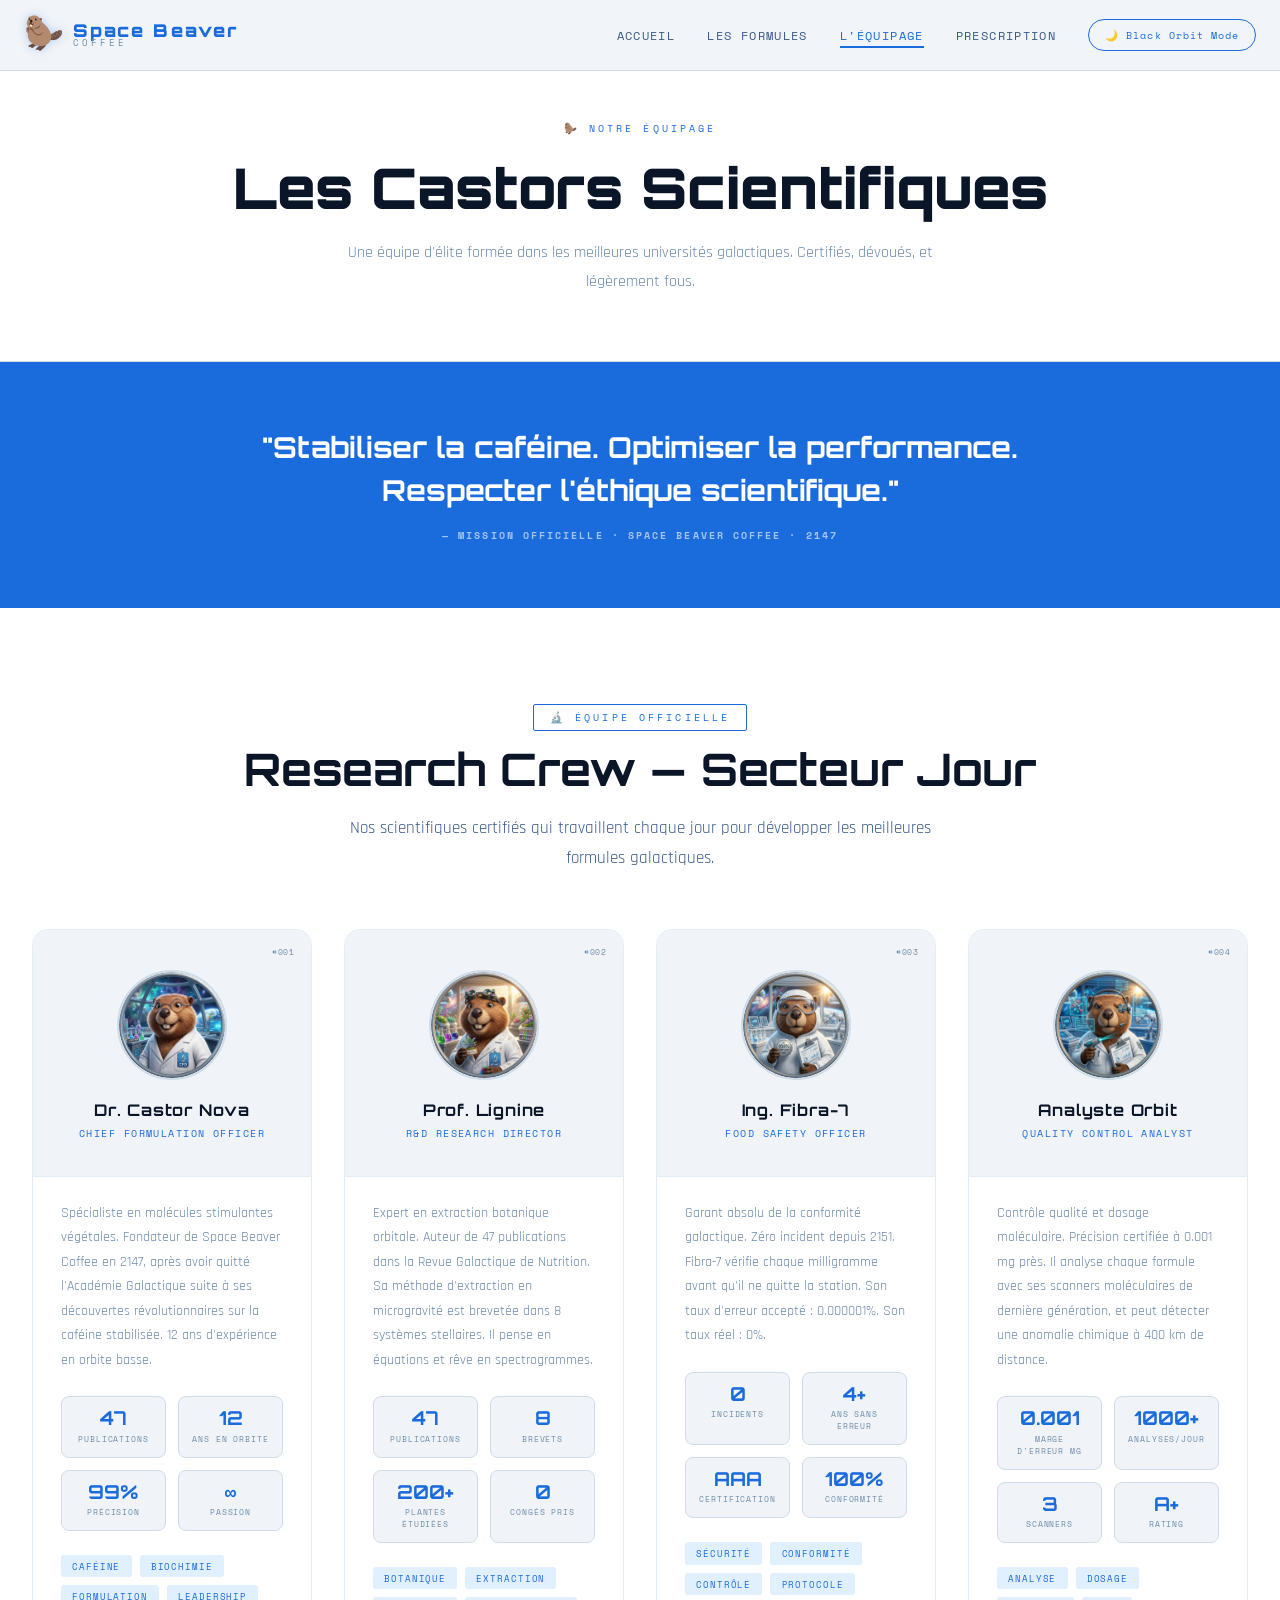
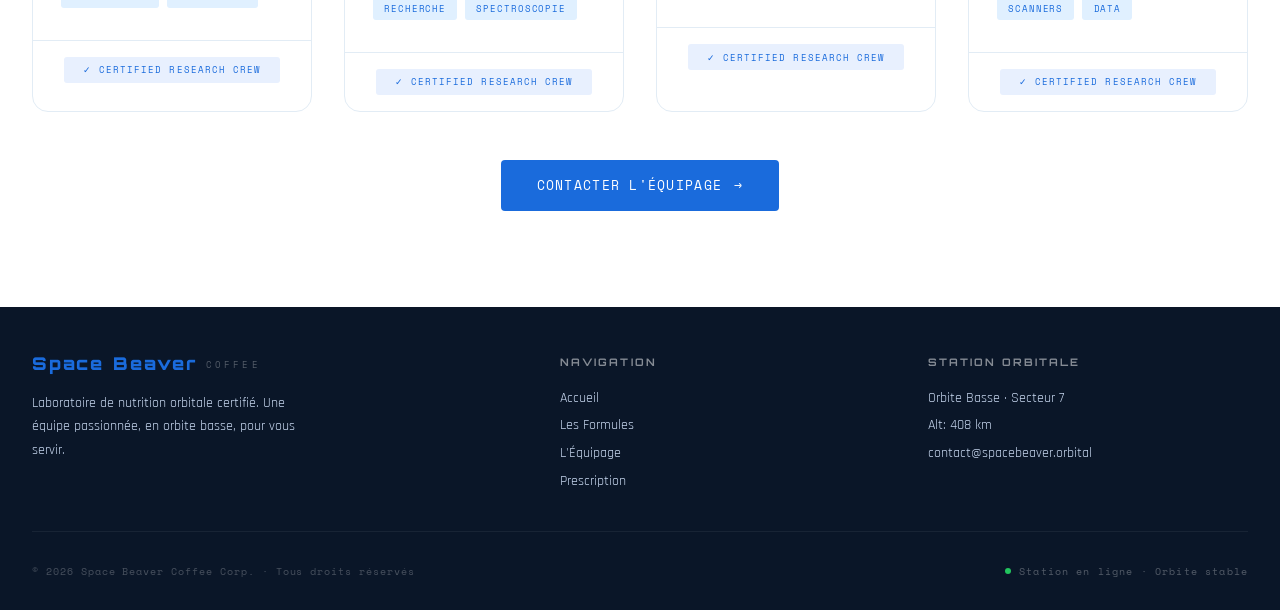
<file: crew.html>
<!DOCTYPE html>
<!-- page dédiée à l'équipage avec des grandes cartes détaillées -->
<html lang="fr">

<head>
  <!-- encodage pour les accents -->
  <meta charset="UTF-8" />
  <!-- la page s'adapte à la taille de l'écran -->
  <meta name="viewport" content="width=device-width, initial-scale=1.0" />
  <!-- titre dans l'onglet -->
  <title>L'Équipage — Space Beaver Coffee</title>
  <!-- feuille de style commune à tout le site -->
  <link rel="stylesheet" href="css/style.css" />
  <!-- favicon castor en emoji SVG inline -->
  <link rel="icon" href="data:image/svg+xml,<svg xmlns='http://www.w3.org/2000/svg' viewBox='0 0 100 100'><text y='.9em' font-size='90'>🦫</text></svg>" />

  <style>
    /* styles spécifiques à cette page uniquement
       je les mets ici plutôt que dans style.css pour ne pas l'alourdir */

    /* grille des grandes cartes équipage
       auto-fill : le navigateur calcule le nombre de colonnes selon la place disponible
       minmax(280px, 1fr) : chaque carte fait minimum 280px */
    .crew-full-grid {
      display: grid;
      grid-template-columns: repeat(auto-fill, minmax(280px, 1fr));
      gap: 2rem;
      margin-top: 3rem;
    }

    /* carte équipage étendue : plus grande que sur l'accueil */
    .crew-card-full {
      background: var(--bg-card);
      border: 1px solid var(--border-card);
      border-radius: 16px;
      overflow: hidden; /* les coins arrondis cachent ce qui déborde */
      transition: all 0.35s ease;
    }

    /* au hover : la carte monte + ombre + bordure colorée */
    .crew-card-full:hover {
      transform: translateY(-6px);
      box-shadow: var(--shadow-hover);
      border-color: var(--accent);
    }

    /* halo violet plus fort en mode nuit */
    body.dark-mode .crew-card-full:hover {
      box-shadow: 0 0 50px rgba(176,38,255,0.25);
    }

    /* en-tête de la carte : avatar + nom + rôle centrés
       position:relative pour placer le numéro #001 en absolu */
    .crew-card-header {
      padding: 2.5rem 2rem 1.5rem;
      text-align: center;
      position: relative;
      border-bottom: 1px solid var(--border-card);
      background: var(--bg-primary);
      transition: background 0.4s;
    }

    /* grand avatar circulaire avec l'image PNG
       overflow:hidden pour que le PNG soit bien découpé en cercle
       FICHIERS PNG attendus dans assets/images/ :
       Jour  : castor-nova.png, prof-lignine.png, fibra-7.png, analyste-orbit.png
       Nuit  : dr-beaverstein.png, dark-lignine.png, agent-beta42.png, shadow-fibra.png
       Si le fichier est absent, onerror ajoute .img-error et l'emoji s'affiche */
    .crew-avatar-xl {
      width: 110px;
      height: 110px;
      border-radius: 50%; /* cercle parfait */
      margin: 0 auto 1.25rem;
      display: flex;
      align-items: center;
      justify-content: center;
      background: var(--bg-secondary);
      border: 2px solid var(--border);
      transition: all 0.35s ease;
      overflow: hidden;
    }

    /* légère rotation + zoom de l'avatar au hover de la carte */
    .crew-card-full:hover .crew-avatar-xl {
      border-color: var(--accent);
      transform: scale(1.05) rotate(-3deg);
    }

    /* halo violet autour de l'avatar en mode nuit */
    body.dark-mode .crew-avatar-xl {
      border-color: rgba(176,38,255,0.3);
      box-shadow: 0 0 25px rgba(176,38,255,0.15);
    }

    body.dark-mode .crew-card-full:hover .crew-avatar-xl {
      box-shadow: 0 0 40px rgba(176,38,255,0.4);
    }

    /* image PNG dans l'avatar : remplit tout le cercle sans se déformer
       object-position:center top pour cadrer sur le visage */
    .crew-avatar-xl img.crew-img {
      width: 100%;
      height: 100%;
      object-fit: cover;
      object-position: center top;
      display: block;
      border-radius: 50%;
    }

    /* emoji de secours : caché par défaut
       devient visible quand .img-error est ajouté par onerror */
    .crew-avatar-xl .crew-emoji-fallback {
      display: none;
      font-size: 4rem;
      line-height: 1;
    }

    /* quand .img-error est présent : cache l'image, affiche l'emoji centré */
    .crew-avatar-xl.img-error img.crew-img         { display: none; }
    .crew-avatar-xl.img-error .crew-emoji-fallback {
      display: flex;
      align-items: center;
      justify-content: center;
      width: 100%;
      height: 100%;
    }

    /* nom du membre dans l'en-tête de carte */
    .crew-card-header .crew-name {
      font-family: 'Orbitron', monospace;
      font-size: 1rem;
      font-weight: 700;
      color: var(--text-primary);
      margin-bottom: 0.35rem;
      letter-spacing: 0.05em;
    }

    /* rôle du membre */
    .crew-card-header .crew-role {
      font-family: 'Space Mono', monospace;
      font-size: 0.6rem;
      letter-spacing: 0.15em;
      text-transform: uppercase;
      color: var(--accent);
    }

    /* numéro de membre (#001, #X01...) positionné en haut à droite de l'en-tête
       position:absolute fonctionne car .crew-card-header est en position:relative */
    .crew-rank {
      position: absolute;
      top: 1rem;
      right: 1rem;
      font-family: 'Space Mono', monospace;
      font-size: 0.5rem;
      letter-spacing: 0.1em;
      color: var(--text-muted);
      text-transform: uppercase;
    }

    /* corps de la carte : description + stats + spécialités */
    .crew-card-body {
      padding: 1.5rem 1.75rem 2rem;
    }

    /* description biographique */
    .crew-card-body .crew-desc {
      font-size: 0.9rem;
      color: var(--text-muted);
      line-height: 1.7;
      margin-bottom: 1.5rem;
    }

    /* grille 2x2 pour les 4 stats du membre */
    .crew-stats {
      display: grid;
      grid-template-columns: 1fr 1fr;
      gap: 0.75rem;
      margin-bottom: 1.5rem;
    }

    /* chaque case stat : valeur + label */
    .crew-stat {
      padding: 0.75rem;
      background: var(--bg-primary);
      border: 1px solid var(--border);
      border-radius: 8px;
      text-align: center;
      transition: all 0.3s ease;
    }

    /* la bordure des stats devient colorée au hover de la carte */
    .crew-card-full:hover .crew-stat { border-color: var(--accent); }

    /* grande valeur chiffrée dans la stat */
    .stat-value {
      font-family: 'Orbitron', monospace;
      font-size: 1.2rem;
      font-weight: 700;
      color: var(--accent);
      display: block;
      line-height: 1;
    }

    /* halo néon sur les valeurs en mode nuit */
    body.dark-mode .stat-value { text-shadow: 0 0 10px rgba(176,38,255,0.5); }

    /* label sous la valeur */
    .stat-label {
      font-family: 'Space Mono', monospace;
      font-size: 0.5rem;
      letter-spacing: 0.12em;
      text-transform: uppercase;
      color: var(--text-muted);
      display: block;
      margin-top: 0.25rem;
    }

    /* tags de spécialité : liste horizontale en bas du corps */
    .crew-specialties { display: flex; flex-wrap: wrap; gap: 0.5rem; }

    /* chaque tag de spécialité */
    .specialty-tag {
      padding: 0.3rem 0.7rem;
      background: var(--tag-bg);
      color: var(--accent);
      font-family: 'Space Mono', monospace;
      font-size: 0.55rem;
      letter-spacing: 0.1em;
      border-radius: 3px;
      text-transform: uppercase;
      transition: all 0.3s ease;
    }

    /* tags en mode nuit : fond violet semi-transparent + bordure */
    body.dark-mode .specialty-tag {
      background: rgba(176,38,255,0.1);
      border: 1px solid rgba(176,38,255,0.2);
    }

    /* au hover de la carte, les tags passent en couleur pleine */
    .crew-card-full:hover .specialty-tag {
      background: var(--accent);
      color: white;
    }

    /* pied de carte : badge de certification centré */
    .crew-card-footer {
      padding: 1rem 1.75rem;
      border-top: 1px solid var(--border-card);
      display: flex;
      justify-content: center;
    }

    /* badge de certification */
    .crew-card-footer .crew-badge {
      display: inline-block;
      padding: 0.4rem 1.2rem;
      background: var(--badge-bg);
      color: var(--badge-color);
      font-family: 'Space Mono', monospace;
      font-size: 0.55rem;
      letter-spacing: 0.12em;
      text-transform: uppercase;
      border-radius: 3px;
    }

    /* badge violet en mode nuit */
    body.dark-mode .crew-card-footer .crew-badge {
      background: rgba(176,38,255,0.12);
      box-shadow: 0 0 10px rgba(176,38,255,0.2);
    }

    /* bannière de citation au-dessus des cartes
       fond coloré en mode jour, fond sombre en mode nuit */
    .mission-banner {
      padding: 4rem 2rem;
      background: var(--accent); /* fond bleu en jour */
      text-align: center;
      transition: background 0.4s;
    }

    /* fond sombre avec bordures violettes en mode nuit */
    body.dark-mode .mission-banner {
      background: linear-gradient(135deg, #1a0030, #0a001a);
      border-top: 1px solid rgba(176,38,255,0.2);
      border-bottom: 1px solid rgba(176,38,255,0.2);
    }

    /* citation en grand */
    .mission-banner blockquote {
      font-family: 'Orbitron', monospace;
      font-size: clamp(1rem, 3vw, 1.8rem); /* taille responsive sans media query */
      font-weight: 700;
      color: white;
      max-width: 800px;
      margin: 0 auto; /* centré horizontalement */
      line-height: 1.5;
    }

    /* citation en violet néon en mode nuit */
    body.dark-mode .mission-banner blockquote {
      color: #b026ff;
      text-shadow: 0 0 30px rgba(176,38,255,0.5);
    }

    /* source de la citation en petit sous le texte */
    .mission-source {
      display: block;
      margin-top: 1rem;
      font-family: 'Space Mono', monospace;
      font-size: 0.65rem;
      letter-spacing: 0.2em;
      color: rgba(255,255,255,0.6);
      text-transform: uppercase;
    }

    body.dark-mode .mission-source { color: rgba(176,38,255,0.5); }

    /* sur mobile : une seule colonne pour les cartes et les stats */
    @media (max-width: 768px) {
      .crew-full-grid { grid-template-columns: 1fr; }
      .crew-stats     { grid-template-columns: 1fr 1fr; }
    }
  </style>
</head>

<body>

<!-- barre de navigation fixe identique sur toutes les pages
     class="active" sur "L'Équipage" car on est sur cette page -->
<nav class="navbar">
  <div class="nav-container">

    <!-- logo cliquable : retour à l'accueil -->
    <a href="index.html" class="nav-logo">
      <span class="nav-logo-icon">🦫</span>
      <span class="nav-logo-text">
        <span class="logo-top">Space Beaver</span>
        <span class="logo-bottom">Coffee</span>
      </span>
    </a>

    <!-- liens de navigation -->
    <ul class="nav-links" id="navLinks">
      <li><a href="index.html">Accueil</a></li>
      <li><a href="menu.html">Les Formules</a></li>
      <li><a href="crew.html" class="active">L'Équipage</a></li>
      <li><a href="contact.html">Prescription</a></li>
      <li>
        <button class="mode-toggle">🌙 Black Orbit Mode</button>
      </li>
    </ul>

    <!-- bouton burger mobile -->
    <button class="burger" id="burger" aria-label="Menu mobile">
      <span></span>
      <span></span>
      <span></span>
    </button>

  </div>
</nav>


<!-- hero compact des pages internes -->
<div class="page-hero">
  <!-- version jour -->
  <div class="day-content">
    <span class="page-hero-label">🦫 Notre Équipage</span>
    <h1 class="page-hero-title">Les Castors Scientifiques</h1>
    <p class="page-hero-desc">Une équipe d'élite formée dans les meilleures universités galactiques. Certifiés, dévoués, et légèrement fous.</p>
  </div>
  <!-- version nuit -->
  <div class="night-content">
    <span class="page-hero-label" style="color:#b026ff;">🕶️ L'Équipe Nocturne</span>
    <h1 class="page-hero-title" style="color:#b026ff;">Division Expérimentale</h1>
    <p class="page-hero-desc" style="color:#9ab0d4;">Les rénégats de la science orbitale. Ils opèrent dans l'ombre. Ils ne demandent pas la permission.</p>
  </div>
</div>


<!-- bannière de citation entre le hero et les cartes
     pas de section, juste un div car ce n'est pas une section de contenu principale -->
<div class="mission-banner">
  <!-- citation officielle en mode jour -->
  <div class="day-content">
    <blockquote>
      "Stabiliser la caféine. Optimiser la performance. Respecter l'éthique scientifique."
      <span class="mission-source">— Mission officielle · Space Beaver Coffee · 2147</span>
    </blockquote>
  </div>
  <!-- citation clandestine en mode nuit -->
  <div class="night-content">
    <blockquote>
      "La science n'avance que dans l'ombre."
      <span class="mission-source">— Devise nocturne · Black Orbit Lab · Classifié</span>
    </blockquote>
  </div>
</div>


<!-- section principale des cartes équipage -->
<section class="crew-section">
  <div class="crew-inner">

    <!-- en-tête de section -->
    <div class="section-header reveal">
      <div class="day-content">
        <span class="section-label">🔬 Équipe Officielle</span>
        <h2 class="section-title">Research Crew — Secteur Jour</h2>
        <p class="section-desc">Nos scientifiques certifiés qui travaillent chaque jour pour développer les meilleures formules galactiques.</p>
      </div>
      <div class="night-content">
        <span class="section-label" style="border-color:#b026ff;color:#b026ff;">☠️ Opérateurs Nocturnes</span>
        <h2 class="section-title">Black Division — Niveau Classifié</h2>
        <p class="section-desc" style="color:#9ab0d4;">Identités partiellement masquées. Profils extraits des archives interdites.</p>
      </div>
    </div>

    <!-- grille des grandes cartes
         les wrappers day-grid/night-grid ont display:contents
         leurs enfants s'insèrent directement dans crew-full-grid -->
    <div class="crew-full-grid">

      <!-- équipe jour : 4 castors certifiés -->
      <div class="day-grid">

        <!-- carte 1 : Dr. Castor Nova
             image PNG attendue : assets/images/castor-nova.png
             si absente : onerror ajoute .img-error → emoji visible -->
        <div class="crew-card-full reveal">
          <div class="crew-card-header">
            <!-- numéro de membre, positionné en haut à droite -->
            <span class="crew-rank">#001</span>
            <div class="crew-avatar-xl" id="xl-nova">
              <img
                class="crew-img"
                src="assets/images/castor-nova.png"
                alt="Dr. Castor Nova — Chief Formulation Officer"
                onerror="this.closest('.crew-avatar-xl').classList.add('img-error')"
              />
              <!-- emoji de secours si le PNG est absent -->
              <span class="crew-emoji-fallback">🧑‍🔬</span>
            </div>
            <h3 class="crew-name">Dr. Castor Nova</h3>
            <p class="crew-role">Chief Formulation Officer</p>
          </div>
          <div class="crew-card-body">
            <p class="crew-desc">Spécialiste en molécules stimulantes végétales. Fondateur de Space Beaver Coffee en 2147, après avoir quitté l'Académie Galactique suite à ses découvertes révolutionnaires sur la caféine stabilisée. 12 ans d'expérience en orbite basse.</p>
            <!-- grille 2x2 de stats -->
            <div class="crew-stats">
              <div class="crew-stat"><span class="stat-value">47</span><span class="stat-label">Publications</span></div>
              <div class="crew-stat"><span class="stat-value">12</span><span class="stat-label">Ans en orbite</span></div>
              <div class="crew-stat"><span class="stat-value">99%</span><span class="stat-label">Précision</span></div>
              <div class="crew-stat"><span class="stat-value">∞</span><span class="stat-label">Passion</span></div>
            </div>
            <!-- tags de spécialité -->
            <div class="crew-specialties">
              <span class="specialty-tag">Caféine</span>
              <span class="specialty-tag">Biochimie</span>
              <span class="specialty-tag">Formulation</span>
              <span class="specialty-tag">Leadership</span>
            </div>
          </div>
          <div class="crew-card-footer">
            <span class="crew-badge">✓ Certified Research Crew</span>
          </div>
        </div>

        <!-- carte 2 : Prof. Lignine
             image PNG attendue : assets/images/prof-lignine.png -->
        <div class="crew-card-full reveal">
          <div class="crew-card-header">
            <span class="crew-rank">#002</span>
            <div class="crew-avatar-xl">
              <img
                class="crew-img"
                src="assets/images/prof-lignine.png"
                alt="Prof. Lignine — R&D Director"
                onerror="this.closest('.crew-avatar-xl').classList.add('img-error')"
              />
              <span class="crew-emoji-fallback">🔬</span>
            </div>
            <h3 class="crew-name">Prof. Lignine</h3>
            <p class="crew-role">R&D Research Director</p>
          </div>
          <div class="crew-card-body">
            <p class="crew-desc">Expert en extraction botanique orbitale. Auteur de 47 publications dans la Revue Galactique de Nutrition. Sa méthode d'extraction en microgravité est brevetée dans 8 systèmes stellaires. Il pense en équations et rêve en spectrogrammes.</p>
            <div class="crew-stats">
              <div class="crew-stat"><span class="stat-value">47</span><span class="stat-label">Publications</span></div>
              <div class="crew-stat"><span class="stat-value">8</span><span class="stat-label">Brevets</span></div>
              <div class="crew-stat"><span class="stat-value">200+</span><span class="stat-label">Plantes étudiées</span></div>
              <div class="crew-stat"><span class="stat-value">0</span><span class="stat-label">Congés pris</span></div>
            </div>
            <div class="crew-specialties">
              <span class="specialty-tag">Botanique</span>
              <span class="specialty-tag">Extraction</span>
              <span class="specialty-tag">Recherche</span>
              <span class="specialty-tag">Spectroscopie</span>
            </div>
          </div>
          <div class="crew-card-footer">
            <span class="crew-badge">✓ Certified Research Crew</span>
          </div>
        </div>

        <!-- carte 3 : Ing. Fibra-7
             image PNG attendue : assets/images/fibra-7.png -->
        <div class="crew-card-full reveal">
          <div class="crew-card-header">
            <span class="crew-rank">#003</span>
            <div class="crew-avatar-xl">
              <img
                class="crew-img"
                src="assets/images/fibra-7.png"
                alt="Ing. Fibra-7 — Food Safety Officer"
                onerror="this.closest('.crew-avatar-xl').classList.add('img-error')"
              />
              <span class="crew-emoji-fallback">🧬</span>
            </div>
            <h3 class="crew-name">Ing. Fibra-7</h3>
            <p class="crew-role">Food Safety Officer</p>
          </div>
          <div class="crew-card-body">
            <p class="crew-desc">Garant absolu de la conformité galactique. Zéro incident depuis 2151. Fibra-7 vérifie chaque milligramme avant qu'il ne quitte la station. Son taux d'erreur accepté : 0.000001%. Son taux réel : 0%.</p>
            <div class="crew-stats">
              <div class="crew-stat"><span class="stat-value">0</span><span class="stat-label">Incidents</span></div>
              <div class="crew-stat"><span class="stat-value">4+</span><span class="stat-label">Ans sans erreur</span></div>
              <div class="crew-stat"><span class="stat-value">AAA</span><span class="stat-label">Certification</span></div>
              <div class="crew-stat"><span class="stat-value">100%</span><span class="stat-label">Conformité</span></div>
            </div>
            <div class="crew-specialties">
              <span class="specialty-tag">Sécurité</span>
              <span class="specialty-tag">Conformité</span>
              <span class="specialty-tag">Contrôle</span>
              <span class="specialty-tag">Protocole</span>
            </div>
          </div>
          <div class="crew-card-footer">
            <span class="crew-badge">✓ Certified Research Crew</span>
          </div>
        </div>

        <!-- carte 4 : Analyste Orbit
             image PNG attendue : assets/images/analyste-orbit.png -->
        <div class="crew-card-full reveal">
          <div class="crew-card-header">
            <span class="crew-rank">#004</span>
            <div class="crew-avatar-xl">
              <img
                class="crew-img"
                src="assets/images/analyste-orbit.png"
                alt="Analyste Orbit — Quality Control"
                onerror="this.closest('.crew-avatar-xl').classList.add('img-error')"
              />
              <span class="crew-emoji-fallback">📡</span>
            </div>
            <h3 class="crew-name">Analyste Orbit</h3>
            <p class="crew-role">Quality Control Analyst</p>
          </div>
          <div class="crew-card-body">
            <p class="crew-desc">Contrôle qualité et dosage moléculaire. Précision certifiée à 0.001 mg près. Il analyse chaque formule avec ses scanners moléculaires de dernière génération, et peut détecter une anomalie chimique à 400 km de distance.</p>
            <div class="crew-stats">
              <div class="crew-stat"><span class="stat-value">0.001</span><span class="stat-label">Marge d'erreur mg</span></div>
              <div class="crew-stat"><span class="stat-value">1000+</span><span class="stat-label">Analyses/jour</span></div>
              <div class="crew-stat"><span class="stat-value">3</span><span class="stat-label">Scanners</span></div>
              <div class="crew-stat"><span class="stat-value">A+</span><span class="stat-label">Rating</span></div>
            </div>
            <div class="crew-specialties">
              <span class="specialty-tag">Analyse</span>
              <span class="specialty-tag">Dosage</span>
              <span class="specialty-tag">Scanners</span>
              <span class="specialty-tag">Data</span>
            </div>
          </div>
          <div class="crew-card-footer">
            <span class="crew-badge">✓ Certified Research Crew</span>
          </div>
        </div>

      </div>
      <!-- fin équipe jour -->


      <!-- équipe nuit : 4 castors clandestins
           les cartes nuit ont des couleurs violettes/cyan en style inline -->
      <div class="night-grid">

        <!-- carte nuit 1 : Dr. Beaverstein
             image PNG attendue : assets/images/dr-beaverstein.png
             bordure violette via style inline pour l'ambiance nuit -->
        <div class="crew-card-full reveal" style="border-color:rgba(176,38,255,0.25);">
          <div class="crew-card-header" style="background:rgba(176,38,255,0.05);">
            <span class="crew-rank" style="color:#b026ff;">#X01</span>
            <!-- bordure violette sur l'avatar pour les membres nocturnes -->
            <div class="crew-avatar-xl" style="border-color:rgba(176,38,255,0.4);">
              <img
                class="crew-img"
                src="assets/images/dr-beaverstein.png"
                alt="Dr. Beaverstein — Rebelle Scientifique"
                onerror="this.closest('.crew-avatar-xl').classList.add('img-error')"
              />
              <!-- filtre néon sur l'emoji de secours pour l'ambiance nuit -->
              <span class="crew-emoji-fallback" style="filter:drop-shadow(0 0 10px #b026ff);">🧪</span>
            </div>
            <h3 class="crew-name">Dr. Beaverstein</h3>
            <p class="crew-role" style="color:#b026ff;">Ancien Certifié · Rebelle Scientifique</p>
          </div>
          <div class="crew-card-body">
            <p class="crew-desc">Ancien scientifique certifié, désormais renegat. Créateur des formules les plus instables du secteur. Radié de l'Académie Galactique en 2150 pour "recherches non autorisées". Il considère cela comme un badge d'honneur.</p>
            <!-- stats avec bordures violettes en inline pour les membres nocturnes -->
            <div class="crew-stats">
              <div class="crew-stat" style="border-color:rgba(176,38,255,0.15);">
                <span class="stat-value" style="color:#b026ff;">404</span>
                <span class="stat-label">Formules Interdites</span>
              </div>
              <div class="crew-stat" style="border-color:rgba(176,38,255,0.15);">
                <span class="stat-value" style="color:#b026ff;">12</span>
                <span class="stat-label">Systèmes Bannis</span>
              </div>
              <div class="crew-stat" style="border-color:rgba(176,38,255,0.15);">
                <span class="stat-value" style="color:#b026ff;">∞</span>
                <span class="stat-label">Audace</span>
              </div>
              <div class="crew-stat" style="border-color:rgba(176,38,255,0.15);">
                <span class="stat-value" style="color:#b026ff;">0</span>
                <span class="stat-label">Regrets</span>
              </div>
            </div>
            <div class="crew-specialties">
              <span class="specialty-tag">Instabilité</span>
              <span class="specialty-tag">Rébellion</span>
              <span class="specialty-tag">Formules X</span>
              <span class="specialty-tag">Chaos</span>
            </div>
          </div>
          <div class="crew-card-footer">
            <span class="crew-badge" style="background:rgba(176,38,255,0.12);color:#b026ff;">⚗️ Experimental Division</span>
          </div>
        </div>

        <!-- carte nuit 2 : Prof. Dark Lignine
             image PNG attendue : assets/images/dark-lignine.png -->
        <div class="crew-card-full reveal" style="border-color:rgba(176,38,255,0.25);">
          <div class="crew-card-header" style="background:rgba(176,38,255,0.05);">
            <span class="crew-rank" style="color:#b026ff;">#X02</span>
            <div class="crew-avatar-xl" style="border-color:rgba(176,38,255,0.4);">
              <img
                class="crew-img"
                src="assets/images/dark-lignine.png"
                alt="Prof. Dark Lignine"
                onerror="this.closest('.crew-avatar-xl').classList.add('img-error')"
              />
              <span class="crew-emoji-fallback" style="filter:drop-shadow(0 0 10px #b026ff);">💀</span>
            </div>
            <h3 class="crew-name">Prof. Dark Lignine</h3>
            <p class="crew-role" style="color:#b026ff;">Réactions Instables · Niveau DANGER</p>
          </div>
          <div class="crew-card-body">
            <p class="crew-desc">Spécialiste des réactions chimiques non documentées. Ne lit jamais les notices de sécurité. Sa formule préférée : "si ça explose, on recommence avec plus".</p>
            <div class="crew-stats">
              <div class="crew-stat" style="border-color:rgba(176,38,255,0.15);">
                <span class="stat-value" style="color:#b026ff;">47</span>
                <span class="stat-label">Explosions</span>
              </div>
              <div class="crew-stat" style="border-color:rgba(176,38,255,0.15);">
                <span class="stat-value" style="color:#b026ff;">47</span>
                <span class="stat-label">Recommencements</span>
              </div>
              <div class="crew-stat" style="border-color:rgba(176,38,255,0.15);">
                <span class="stat-value" style="color:#b026ff;">0</span>
                <span class="stat-label">Notice lue</span>
              </div>
              <div class="crew-stat" style="border-color:rgba(176,38,255,0.15);">
                <span class="stat-value" style="color:#b026ff;">MAX</span>
                <span class="stat-label">Danger</span>
              </div>
            </div>
            <div class="crew-specialties">
              <span class="specialty-tag">Explosions</span>
              <span class="specialty-tag">Chaos</span>
              <span class="specialty-tag">Dark Chem</span>
              <span class="specialty-tag">Audace</span>
            </div>
          </div>
          <div class="crew-card-footer">
            <span class="crew-badge" style="background:rgba(176,38,255,0.12);color:#b026ff;">⚗️ Experimental Division</span>
          </div>
        </div>

        <!-- carte nuit 3 : Agent Beta-42
             image PNG attendue : assets/images/agent-beta42.png
             couleur cyan (#00f5d4) à la place du violet pour varier les membres nocturnes -->
        <div class="crew-card-full reveal" style="border-color:rgba(0,245,212,0.2);">
          <div class="crew-card-header" style="background:rgba(0,245,212,0.03);">
            <span class="crew-rank" style="color:#00f5d4;">#X03</span>
            <div class="crew-avatar-xl" style="border-color:rgba(0,245,212,0.4);">
              <img
                class="crew-img"
                src="assets/images/agent-beta42.png"
                alt="Agent Beta-42"
                onerror="this.closest('.crew-avatar-xl').classList.add('img-error')"
              />
              <span class="crew-emoji-fallback" style="filter:drop-shadow(0 0 10px #00f5d4);">🔮</span>
            </div>
            <h3 class="crew-name">Agent Beta-42</h3>
            <p class="crew-role" style="color:#00f5d4;">Manipulation Moléculaire · Classifié</p>
          </div>
          <div class="crew-card-body">
            <p class="crew-desc">Identité partiellement masquée. Spécialiste en manipulation moléculaire expérimentale. Niveau d'habilitation : EXTRÊME. Ce que nous savons : il est efficace. Ce que nous ignorons : tout le reste.</p>
            <div class="crew-stats">
              <div class="crew-stat" style="border-color:rgba(0,245,212,0.15);">
                <span class="stat-value" style="color:#00f5d4;">???</span>
                <span class="stat-label">Identité</span>
              </div>
              <div class="crew-stat" style="border-color:rgba(0,245,212,0.15);">
                <span class="stat-value" style="color:#00f5d4;">X</span>
                <span class="stat-label">Clearance</span>
              </div>
              <div class="crew-stat" style="border-color:rgba(0,245,212,0.15);">
                <span class="stat-value" style="color:#00f5d4;">42</span>
                <span class="stat-label">Missions</span>
              </div>
              <div class="crew-stat" style="border-color:rgba(0,245,212,0.15);">
                <span class="stat-value" style="color:#00f5d4;">100%</span>
                <span class="stat-label">Succès</span>
              </div>
            </div>
            <div class="crew-specialties">
              <span class="specialty-tag">Classifié</span>
              <span class="specialty-tag">Moléculaire</span>
              <span class="specialty-tag">Infiltration</span>
              <span class="specialty-tag">???</span>
            </div>
          </div>
          <div class="crew-card-footer">
            <span class="crew-badge" style="background:rgba(0,245,212,0.08);color:#00f5d4;">⚗️ Experimental Division</span>
          </div>
        </div>

        <!-- carte nuit 4 : Shadow Fibra
             image PNG attendue : assets/images/shadow-fibra.png -->
        <div class="crew-card-full reveal" style="border-color:rgba(0,245,212,0.2);">
          <div class="crew-card-header" style="background:rgba(0,245,212,0.03);">
            <span class="crew-rank" style="color:#00f5d4;">#X04</span>
            <div class="crew-avatar-xl" style="border-color:rgba(0,245,212,0.4);">
              <img
                class="crew-img"
                src="assets/images/shadow-fibra.png"
                alt="Shadow Fibra — Opérations Nocturnes"
                onerror="this.closest('.crew-avatar-xl').classList.add('img-error')"
              />
              <span class="crew-emoji-fallback" style="filter:drop-shadow(0 0 10px #00f5d4);">🕶️</span>
            </div>
            <h3 class="crew-name">Shadow Fibra</h3>
            <p class="crew-role" style="color:#00f5d4;">Opérations Nocturnes · Chef de Réseau</p>
          </div>
          <div class="crew-card-body">
            <p class="crew-desc">Responsable des opérations nocturnes et de la logistique clandestine. Coordonne les livraisons interdites dans 3 galaxies. Ancienne responsable sécurité de la station, elle connaît toutes les failles.</p>
            <div class="crew-stats">
              <div class="crew-stat" style="border-color:rgba(0,245,212,0.15);">
                <span class="stat-value" style="color:#00f5d4;">3</span>
                <span class="stat-label">Galaxies</span>
              </div>
              <div class="crew-stat" style="border-color:rgba(0,245,212,0.15);">
                <span class="stat-value" style="color:#00f5d4;">0</span>
                <span class="stat-label">Arrestations</span>
              </div>
              <div class="crew-stat" style="border-color:rgba(0,245,212,0.15);">
                <span class="stat-value" style="color:#00f5d4;">200+</span>
                <span class="stat-label">Livraisons</span>
              </div>
              <div class="crew-stat" style="border-color:rgba(0,245,212,0.15);">
                <span class="stat-value" style="color:#00f5d4;">∞</span>
                <span class="stat-label">Contacts</span>
              </div>
            </div>
            <div class="crew-specialties">
              <span class="specialty-tag">Logistique</span>
              <span class="specialty-tag">Réseau</span>
              <span class="specialty-tag">Furtivité</span>
              <span class="specialty-tag">Opérations</span>
            </div>
          </div>
          <div class="crew-card-footer">
            <span class="crew-badge" style="background:rgba(0,245,212,0.08);color:#00f5d4;">⚗️ Experimental Division</span>
          </div>
        </div>

      </div>
      <!-- fin équipe nuit -->

    </div>
    <!-- fin grille équipage -->

    <!-- bouton CTA centré : lien vers la page contact
         reveal = apparaît en fondu au scroll -->
    <div style="text-align:center; margin-top:3rem;" class="reveal">
      <a href="contact.html" class="hero-cta">
        Contacter l'équipage <span class="arrow">→</span>
      </a>
    </div>

  </div>
</section>


<!-- footer identique sur toutes les pages -->
<footer>
  <div class="footer-inner">
    <div class="footer-top">

      <!-- colonne 1 : logo + description -->
      <div class="footer-brand">
        <div class="nav-logo" style="margin-bottom:1rem;">
          <span class="logo-top">Space Beaver</span>
          <span class="logo-bottom">Coffee</span>
        </div>
        <p>Laboratoire de nutrition orbitale certifié. Une équipe passionnée, en orbite basse, pour vous servir.</p>
      </div>

      <!-- colonne 2 : liens de navigation -->
      <div class="footer-col">
        <h4>Navigation</h4>
        <a href="index.html">Accueil</a>
        <a href="menu.html">Les Formules</a>
        <a href="crew.html">L'Équipage</a>
        <a href="contact.html">Prescription</a>
      </div>

      <!-- colonne 3 : infos de contact -->
      <div class="footer-col">
        <h4>Station Orbitale</h4>
        <a href="#">Orbite Basse · Secteur 7</a>
        <a href="#">Alt: 408 km</a>
        <a href="#">contact@spacebeaver.orbital</a>
      </div>

    </div>

    <!-- bas du footer : copyright + point vert "station en ligne" -->
    <div class="footer-bottom">
      <!-- footer-year est rempli par le JS avec l'année courante -->
      <p class="footer-copy">© <span class="footer-year"></span> Space Beaver Coffee Corp. · Tous droits réservés</p>
      <div class="footer-status">
        <div class="status-dot"></div>
        <span>Station en ligne · Orbite stable</span>
      </div>
    </div>

  </div>
</footer>

<!-- script chargé en dernier pour que le DOM soit prêt -->
<script src="js/main.js"></script>

</body>
</html>
</file>
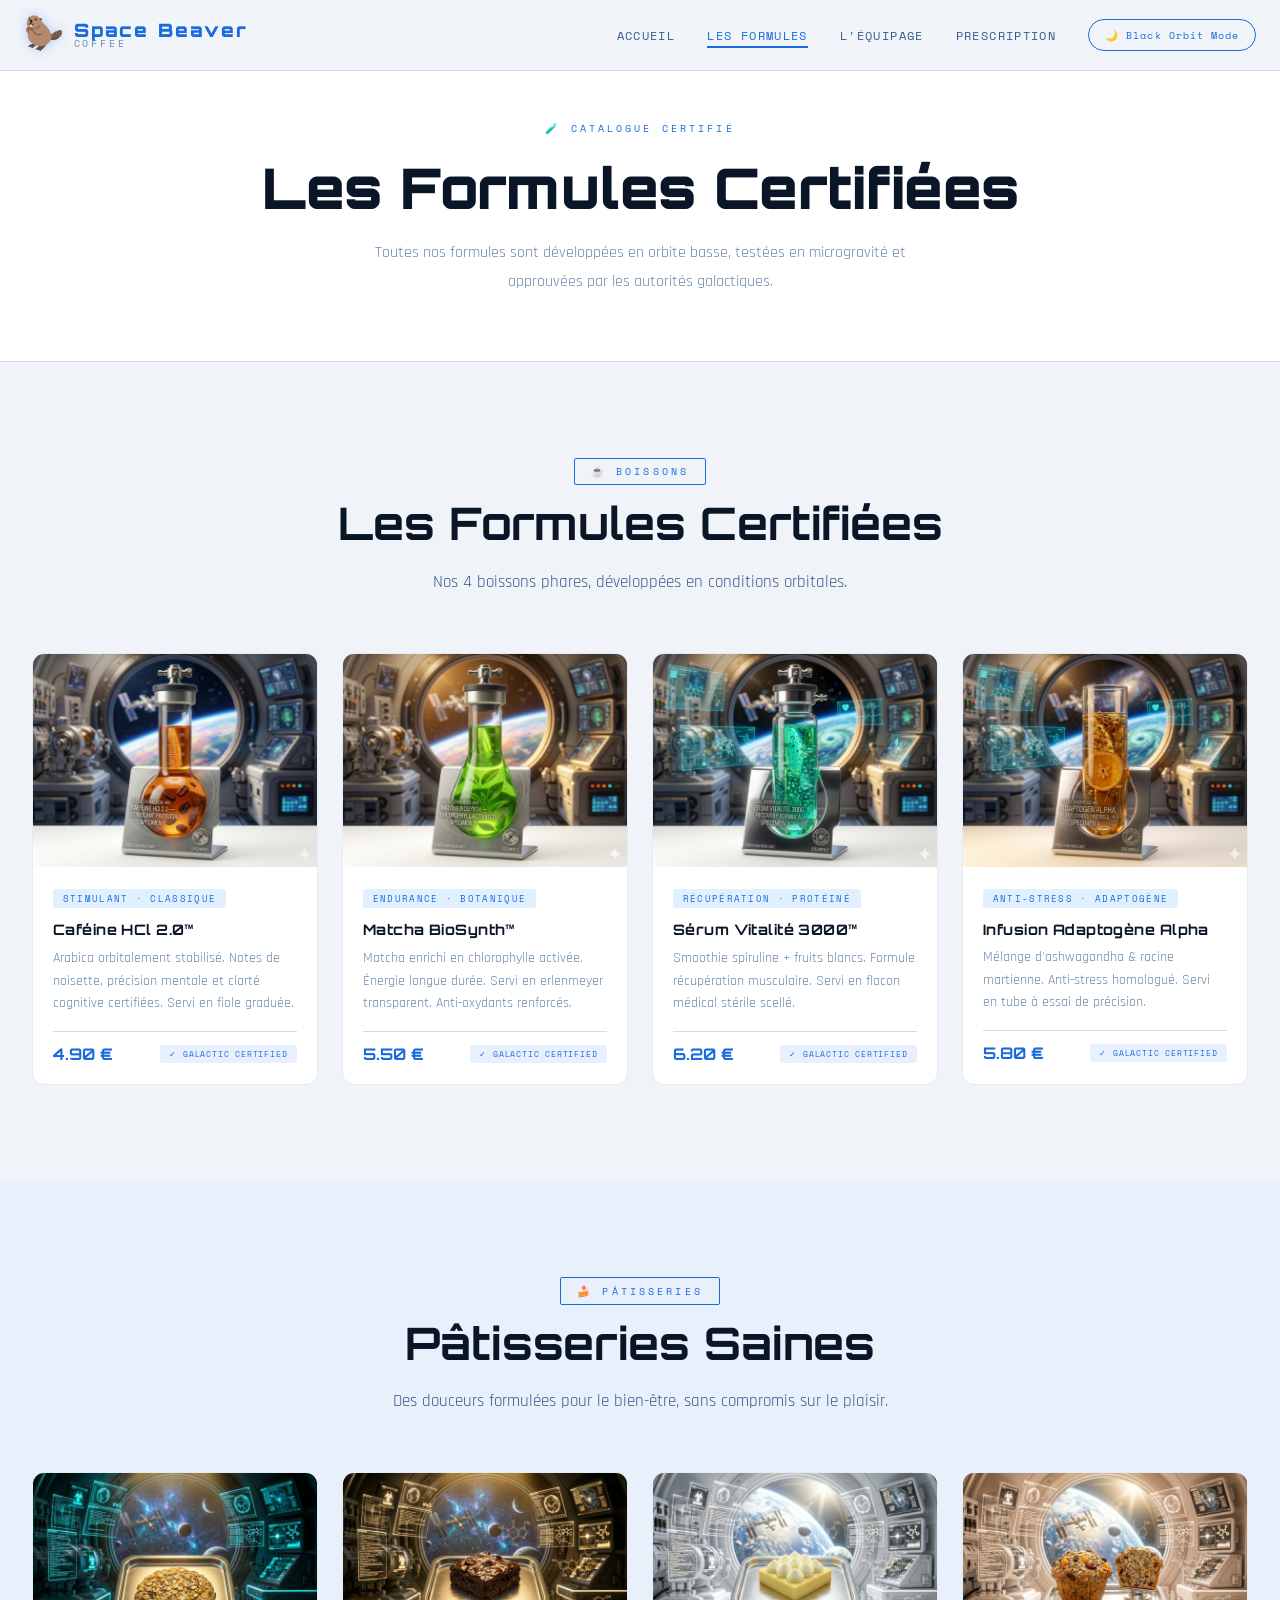
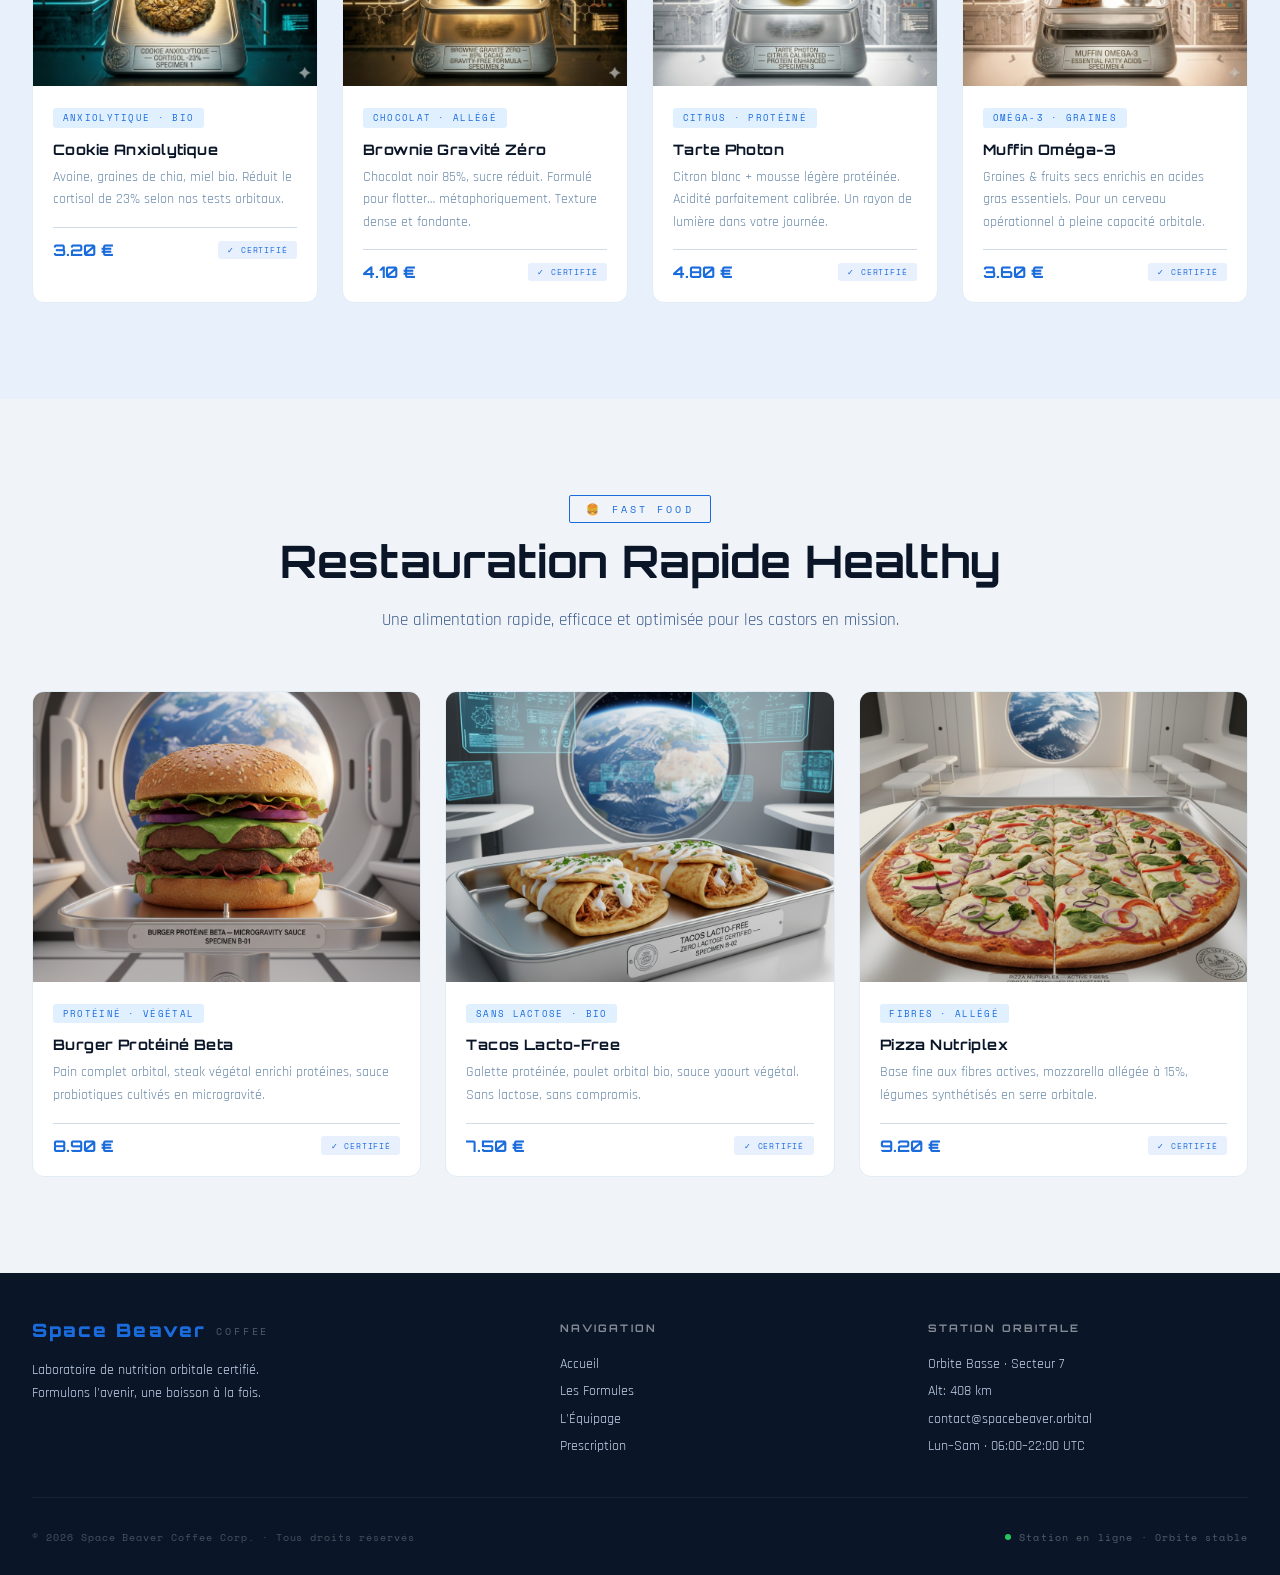
<file: menu.html>
<!DOCTYPE html>
<!-- page du menu complet : boissons, pâtisseries, fast food -->
<html lang="fr">

<head>
  <!-- encodage pour les accents -->
  <meta charset="UTF-8" />
  <!-- la page s'adapte à la taille de l'écran du téléphone -->
  <meta name="viewport" content="width=device-width, initial-scale=1.0" />
  <!-- titre dans l'onglet -->
  <title>Les Formules — Space Beaver Coffee</title>
  <!-- feuille de style principale partagée avec toutes les pages -->
  <link rel="stylesheet" href="css/style.css" />
  <!-- favicon castor en emoji SVG inline -->
  <link rel="icon" href="data:image/svg+xml,<svg xmlns='http://www.w3.org/2000/svg' viewBox='0 0 100 100'><text y='.9em' font-size='90'>🦫</text></svg>" />

  <style>
    /* styles spécifiques à cette page seulement
       je les mets ici plutôt que dans style.css pour garder les choses séparées */

    /* je force le logo navbar en mode horizontal (icône + texte côte à côte)
       !important pour écraser le style.css si besoin */
    .nav-logo {
      flex-direction: row !important;
      align-items: center;
      gap: 0.6rem;
    }
    /* taille et effet du castor dans le logo */
    .nav-logo-icon {
      font-size: 2rem;
      line-height: 1;
      filter: drop-shadow(0 0 6px rgba(0,120,255,0.3));
      transition: transform 0.3s ease;
    }
    /* petite rotation du castor au survol */
    .nav-logo:hover .nav-logo-icon { transform: rotate(-10deg) scale(1.15); }
    /* conteneur du texte logo en deux lignes */
    .nav-logo-text { display: flex; flex-direction: column; line-height: 1; }
    /* taille du texte logo */
    .nav-logo .logo-top  { font-size: 1.15rem !important; letter-spacing: 0.12em; }
    .nav-logo .logo-bottom { font-size: 0.6rem !important; letter-spacing: 0.3em; }
    /* halo violet sur le castor en mode nuit */
    body.dark-mode .nav-logo-icon { filter: drop-shadow(0 0 8px rgba(176,38,255,0.6)); }

    /* grille 4 colonnes pour les boissons et pâtisseries */
    .grid-4col {
      display: grid;
      grid-template-columns: repeat(4, 1fr); /* 4 colonnes égales */
      gap: 1.5rem;
      margin-top: 3rem;
    }

    /* grille 3 colonnes pour le fast food */
    .grid-3col {
      display: grid;
      grid-template-columns: repeat(3, 1fr); /* 3 colonnes égales */
      gap: 1.5rem;
      margin-top: 3rem;
    }

    /* zone image des cartes produit sur cette page
       je n'utilise pas .card-image du style.css mais ma propre classe .card-img-wrap
       pour avoir plus de contrôle sur le rendu des PNG */
    .card-img-wrap {
      aspect-ratio: 4/3;   /* ratio fixe pour toutes les images */
      overflow: hidden;
      position: relative;  /* nécessaire pour positionner l'image en absolute */
      background: var(--bg-primary);
      display: flex;
      align-items: center;
      justify-content: center;
    }
    /* l'image PNG remplit tout le cadre sans se déformer */
    .card-img-wrap img.card-png {
      width: 100%;
      height: 100%;
      object-fit: cover;
      object-position: center;
      display: block;
      transition: transform 0.3s ease; /* zoom au hover */
    }
    /* zoom sur l'image quand on survole la carte */
    .product-card:hover .card-img-wrap img.card-png { transform: scale(1.1); }

    /* emoji de secours si le PNG n'existe pas
       onerror dans le HTML ajoute .img-error → l'emoji apparaît */
    .card-img-wrap .card-emoji-fb {
      display: none; /* caché par défaut */
      font-size: 3.5rem;
      align-items: center;
      justify-content: center;
      width: 100%;
      height: 100%;
    }
    /* quand .img-error est ajouté : cache l'image, montre l'emoji */
    .card-img-wrap.img-error img.card-png   { display: none; }
    .card-img-wrap.img-error .card-emoji-fb { display: flex; }

    /* overlay coloré sur les images en mode nuit (même effet que sur l'index) */
    body.dark-mode .card-img-wrap::after {
      content: '';
      position: absolute;
      inset: 0;
      background: linear-gradient(135deg, rgba(176,38,255,0.15), rgba(0,245,212,0.08));
      mix-blend-mode: overlay; /* mélange la couleur avec l'image */
      pointer-events: none;    /* ne bloque pas les clics */
    }

    /* zone image des cartes fast food : même logique mais taille carrée */
    .fastfood-img-wrap {
      flex-shrink: 0;        /* ne rétrécit pas */
      width: 110px;
      height: 110px;
      display: flex;
      align-items: center;
      justify-content: center;
      background: var(--bg-primary);
      border-radius: 10px;
      border: 1px solid var(--border);
      overflow: hidden;
      transition: all 0.3s ease;
    }
    /* la bordure devient colorée quand on survole la carte */
    .fastfood-card:hover .fastfood-img-wrap { border-color: var(--accent); transform: scale(1.05); }
    /* l'image remplit le cadre */
    .fastfood-img-wrap img { width: 100%; height: 100%; object-fit: cover; object-position: center; }
    /* emoji de secours fast food */
    .fastfood-img-wrap .card-emoji-fb { display: none; font-size: 2.5rem; }
    .fastfood-img-wrap.img-error img { display: none; }
    .fastfood-img-wrap.img-error .card-emoji-fb { display: flex; align-items: center; justify-content: center; width: 100%; height: 100%; }

    /* responsive : en dessous de 1100px, la grille 4col passe à 2col */
    @media (max-width: 1100px) {
      .grid-4col { grid-template-columns: repeat(2, 1fr); }
    }
    /* en dessous de 700px, toutes les grilles passent à 1 colonne */
    @media (max-width: 700px) {
      .grid-4col { grid-template-columns: 1fr; }
      .grid-3col { grid-template-columns: 1fr; }
    }

    /* les wrappers day-grid et night-grid doivent utiliser display:contents
       pour que les cartes s'insèrent directement dans la grille parente
       si j'utilisais display:block ça casserait la grille */
    .grid-4col .day-grid,
    .grid-4col .night-grid,
    .grid-3col .day-grid,
    .grid-3col .night-grid {
      display: contents;
    }
    /* les grilles nuit sont cachées par défaut */
    .grid-4col .night-grid,
    .grid-3col .night-grid { display: none; }
    /* en mode nuit : cache les grilles jour et montre les grilles nuit */
    body.dark-mode .grid-4col .day-grid,
    body.dark-mode .grid-3col .day-grid  { display: none; }
    body.dark-mode .grid-4col .night-grid,
    body.dark-mode .grid-3col .night-grid { display: contents; }
  </style>
</head>

<body>

<!-- barre de navigation fixe, identique sur toutes les pages -->
<nav class="navbar">
  <div class="nav-container">

    <!-- logo cliquable qui ramène à l'accueil -->
    <a href="index.html" class="nav-logo">
      <span class="nav-logo-icon">🦫</span>
      <span class="nav-logo-text">
        <span class="logo-top">Space Beaver</span>
        <span class="logo-bottom">Coffee</span>
      </span>
    </a>

    <!-- liens de navigation
         class="active" sur "Les Formules" car on est sur cette page -->
    <ul class="nav-links" id="navLinks">
      <li><a href="index.html">Accueil</a></li>
      <li><a href="menu.html" class="active">Les Formules</a></li>
      <li><a href="crew.html">L'Équipage</a></li>
      <li><a href="contact.html">Prescription</a></li>
      <li>
        <button class="mode-toggle">🌙 Black Orbit Mode</button>
      </li>
    </ul>

    <!-- bouton burger mobile (3 traits) -->
    <button class="burger" id="burger" aria-label="Menu mobile">
      <span></span>
      <span></span>
      <span></span>
    </button>

  </div>
</nav>


<!-- hero compact des pages internes
     pas d'image plein écran, juste un titre centré avec fond uni -->
<div class="page-hero">
  <!-- version jour -->
  <div class="day-content">
    <span class="page-hero-label">🧪 Catalogue Certifié</span>
    <h1 class="page-hero-title">Les Formules Certifiées</h1>
    <p class="page-hero-desc">Toutes nos formules sont développées en orbite basse, testées en microgravité et approuvées par les autorités galactiques.</p>
  </div>
  <!-- version nuit -->
  <div class="night-content">
    <span class="page-hero-label" style="color:#b026ff;">☣️ Catalogue Clandestin</span>
    <h1 class="page-hero-title" style="color:#b026ff;">Formules Interdites</h1>
    <p class="page-hero-desc" style="color:#9ab0d4;">Des formules développées dans l'ombre de la station. Non-homologuées. Non-documentées. Diablement efficaces.</p>
  </div>
</div>


<!-- section boissons : 4 colonnes -->
<section class="products-section" data-category="boissons">
  <div class="products-inner">

    <!-- en-tête de section -->
    <div class="section-header reveal">
      <div class="day-content">
        <span class="section-label">☕ Boissons</span>
        <h2 class="section-title">Les Formules Certifiées</h2>
        <p class="section-desc">Nos 4 boissons phares, développées en conditions orbitales.</p>
      </div>
      <div class="night-content">
        <span class="section-label" style="border-color:#b026ff;color:#b026ff;">☠️ Boissons</span>
        <h2 class="section-title">Formules Interdites</h2>
        <p class="section-desc" style="color:#9ab0d4;">Stimulants instables. Effets garantis. Responsabilité déclinée.</p>
      </div>
    </div>

    <!-- grille 4 colonnes
         les wrappers day-grid/night-grid ont display:contents (voir CSS en haut)
         leurs cartes enfants s'insèrent directement dans la grille comme si les wrappers n'existaient pas -->
    <div class="grid-4col">

      <!-- boissons affichées en mode jour -->
      <div class="day-grid">

        <!-- carte 1 : Caféine HCl 2.0 -->
        <article class="product-card reveal">
          <!-- le style inline donne une couleur de fond douce si le PNG est absent -->
          <div class="card-img-wrap" style="background:linear-gradient(135deg,#f0f4ff,#dce8ff);">
            <!-- onerror : si l'image ne charge pas, ajoute .img-error sur la div parente
                 le CSS cache alors l'image et affiche l'emoji à la place -->
            <img class="card-png" src="assets/images/icon-caffeine.png" alt="Caféine HCl"
              onerror="this.closest('.card-img-wrap').classList.add('img-error')"/>
            <span class="card-emoji-fb">🧪</span>
          </div>
          <div class="card-content">
            <span class="card-tag">Stimulant · Classique</span>
            <h3 class="card-title">Caféine HCl 2.0™</h3>
            <p class="card-desc">Arabica orbitalement stabilisé. Notes de noisette, précision mentale et clarté cognitive certifiées. Servi en fiole graduée.</p>
            <div class="card-footer">
              <span class="card-price">4.90 €</span>
              <span class="card-badge">✓ Galactic Certified</span>
            </div>
          </div>
        </article>

        <!-- carte 2 : Matcha BioSynth -->
        <article class="product-card reveal">
          <div class="card-img-wrap" style="background:linear-gradient(135deg,#e8f8ee,#c8f0d8);">
            <img class="card-png" src="assets/images/icon-matcha.png" alt="Matcha BioSynth"
              onerror="this.closest('.card-img-wrap').classList.add('img-error')"/>
            <span class="card-emoji-fb">🌿</span>
          </div>
          <div class="card-content">
            <span class="card-tag">Endurance · Botanique</span>
            <h3 class="card-title">Matcha BioSynth™</h3>
            <p class="card-desc">Matcha enrichi en chlorophylle activée. Énergie longue durée. Servi en erlenmeyer transparent. Anti-oxydants renforcés.</p>
            <div class="card-footer">
              <span class="card-price">5.50 €</span>
              <span class="card-badge">✓ Galactic Certified</span>
            </div>
          </div>
        </article>

        <!-- carte 3 : Sérum Vitalité 3000 -->
        <article class="product-card reveal">
          <div class="card-img-wrap" style="background:linear-gradient(135deg,#eef8e8,#d0f0c8);">
            <img class="card-png" src="assets/images/icon-vitality.png" alt="Sérum Vitalité"
              onerror="this.closest('.card-img-wrap').classList.add('img-error')"/>
            <span class="card-emoji-fb">🧬</span>
          </div>
          <div class="card-content">
            <span class="card-tag">Récupération · Protéiné</span>
            <h3 class="card-title">Sérum Vitalité 3000™</h3>
            <p class="card-desc">Smoothie spiruline + fruits blancs. Formule récupération musculaire. Servi en flacon médical stérile scellé.</p>
            <div class="card-footer">
              <span class="card-price">6.20 €</span>
              <span class="card-badge">✓ Galactic Certified</span>
            </div>
          </div>
        </article>

        <!-- carte 4 : Infusion Adaptogène -->
        <article class="product-card reveal">
          <div class="card-img-wrap" style="background:linear-gradient(135deg,#f5eee8,#ead8c8);">
            <img class="card-png" src="assets/images/icon-adaptogen.png" alt="Infusion Adaptogène"
              onerror="this.closest('.card-img-wrap').classList.add('img-error')"/>
            <span class="card-emoji-fb">🌡️</span>
          </div>
          <div class="card-content">
            <span class="card-tag">Anti-Stress · Adaptogène</span>
            <h3 class="card-title">Infusion Adaptogène Alpha</h3>
            <p class="card-desc">Mélange d'ashwagandha & racine martienne. Anti-stress homologué. Servi en tube à essai de précision.</p>
            <div class="card-footer">
              <span class="card-price">5.80 €</span>
              <span class="card-badge">✓ Galactic Certified</span>
            </div>
          </div>
        </article>

      </div>
      <!-- fin boissons jour -->

      <!-- boissons affichées en mode nuit (mêmes positions, contenus différents) -->
      <div class="night-grid">

        <!-- carte nuit 1 : Dark Matter Espresso -->
        <article class="product-card reveal">
          <!-- fond sombre pour renforcer l'ambiance nuit -->
          <div class="card-img-wrap" style="background:linear-gradient(135deg,#0d0520,#1a0840);">
            <img class="card-png" src="assets/images/icon-dark-espresso.png" alt="Dark Matter Espresso"
              onerror="this.closest('.card-img-wrap').classList.add('img-error')"/>
            <!-- filtre néon sur l'emoji de secours -->
            <span class="card-emoji-fb" style="filter:drop-shadow(0 0 15px #b026ff);">☕</span>
          </div>
          <div class="card-content">
            <span class="card-tag">⚠️ Triple Extraction</span>
            <h3 class="card-title">Dark Matter Espresso</h3>
            <p class="card-desc">Triple extraction, caféine concentrée instable. Interdit aux mineurs interstellaires et aux cardiaques galactiques.</p>
            <div class="card-footer">
              <span class="card-price">6.66 €</span>
              <span class="card-badge">⚗️ Non-Homologué</span>
            </div>
          </div>
        </article>

        <!-- carte nuit 2 : Plasma Matcha X -->
        <article class="product-card reveal">
          <div class="card-img-wrap" style="background:linear-gradient(135deg,#001a10,#003320);">
            <img class="card-png" src="assets/images/icon-plasma-matcha.png" alt="Plasma Matcha X"
              onerror="this.closest('.card-img-wrap').classList.add('img-error')"/>
            <span class="card-emoji-fb" style="filter:drop-shadow(0 0 15px #00f5d4);">🌿</span>
          </div>
          <div class="card-content">
            <span class="card-tag">☢️ Particules Actives</span>
            <h3 class="card-title">Plasma Matcha X</h3>
            <p class="card-desc">Matcha enrichi en "particules actives". Glow vert néon garanti. Composition non communiquée par sécurité.</p>
            <div class="card-footer">
              <span class="card-price">7.77 €</span>
              <span class="card-badge">⚗️ Non-Homologué</span>
            </div>
          </div>
        </article>

        <!-- carte nuit 3 : Sérum Dopamine-404 -->
        <article class="product-card reveal">
          <div class="card-img-wrap" style="background:linear-gradient(135deg,#1a0010,#400030);">
            <img class="card-png" src="assets/images/icon-dopamine.png" alt="Sérum Dopamine"
              onerror="this.closest('.card-img-wrap').classList.add('img-error')"/>
            <span class="card-emoji-fb" style="filter:drop-shadow(0 0 15px #ff00aa);">🧬</span>
          </div>
          <div class="card-content">
            <span class="card-tag">🔮 Formule Secrète</span>
            <h3 class="card-title">Sérum Dopamine-404</h3>
            <p class="card-desc">Milkshake ultra sucré + stimulant mystère. Composition classifiée. Effets documentés par le Dr. Beaverstein uniquement.</p>
            <div class="card-footer">
              <span class="card-price">8.88 €</span>
              <span class="card-badge">⚗️ Non-Homologué</span>
            </div>
          </div>
        </article>

        <!-- carte nuit 4 : Élixir Nebula Shot -->
        <article class="product-card reveal">
          <div class="card-img-wrap" style="background:linear-gradient(135deg,#000d1a,#001a35);">
            <img class="card-png" src="assets/images/icon-nebula-shot.png" alt="Élixir Nebula Shot"
              onerror="this.closest('.card-img-wrap').classList.add('img-error')"/>
            <span class="card-emoji-fb" style="filter:drop-shadow(0 0 15px #00aaff);">⚡</span>
          </div>
          <div class="card-content">
            <span class="card-tag">☣️ Effet Immédiat</span>
            <h3 class="card-title">Élixir Nebula Shot</h3>
            <p class="card-desc">Shot court, effet rapide, non homologué dans 12 systèmes stellaires. Responsabilité déclinée par l'ensemble de l'équipage.</p>
            <div class="card-footer">
              <span class="card-price">9.99 €</span>
              <span class="card-badge">⚗️ Non-Homologué</span>
            </div>
          </div>
        </article>

      </div>
      <!-- fin boissons nuit -->

    </div>
    <!-- fin grille 4col boissons -->

  </div>
</section>


<!-- section pâtisseries : 4 colonnes
     class="alt" donne un fond légèrement différent pour alterner visuellement -->
<section class="products-section alt" data-category="patisseries">
  <div class="products-inner">

    <!-- en-tête de section -->
    <div class="section-header reveal">
      <div class="day-content">
        <span class="section-label">🍰 Pâtisseries</span>
        <h2 class="section-title">Pâtisseries Saines</h2>
        <p class="section-desc">Des douceurs formulées pour le bien-être, sans compromis sur le plaisir.</p>
      </div>
      <div class="night-content">
        <span class="section-label" style="border-color:#b026ff;color:#b026ff;">🎂 Desserts</span>
        <h2 class="section-title">Desserts Clandestins</h2>
        <p class="section-desc" style="color:#9ab0d4;">Des pâtisseries aux ingrédients… discutables. Saveurs non-homologuées.</p>
      </div>
    </div>

    <!-- même système que les boissons : grille 4col + day-grid/night-grid -->
    <div class="grid-4col">

      <!-- pâtisseries mode jour -->
      <div class="day-grid">

        <!-- carte 1 : Cookie Anxiolytique -->
        <article class="product-card reveal">
          <div class="card-img-wrap" style="background:linear-gradient(135deg,#fdf8f0,#f5e8d8);">
            <img class="card-png" src="assets/images/icon-cookie-anxio.png" alt="Cookie Anxiolytique"
              onerror="this.closest('.card-img-wrap').classList.add('img-error')"/>
            <span class="card-emoji-fb">🍪</span>
          </div>
          <div class="card-content">
            <span class="card-tag">Anxiolytique · Bio</span>
            <h3 class="card-title">Cookie Anxiolytique</h3>
            <p class="card-desc">Avoine, graines de chia, miel bio. Réduit le cortisol de 23% selon nos tests orbitaux.</p>
            <div class="card-footer">
              <span class="card-price">3.20 €</span>
              <span class="card-badge">✓ Certifié</span>
            </div>
          </div>
        </article>

        <!-- carte 2 : Brownie Gravité Zéro -->
        <article class="product-card reveal">
          <div class="card-img-wrap" style="background:linear-gradient(135deg,#2d1b0e,#4a2c1a);">
            <img class="card-png" src="assets/images/icon-brownie-gravity.png" alt="Brownie Gravité Zéro"
              onerror="this.closest('.card-img-wrap').classList.add('img-error')"/>
            <span class="card-emoji-fb">🍫</span>
          </div>
          <div class="card-content">
            <span class="card-tag">Chocolat · Allégé</span>
            <h3 class="card-title">Brownie Gravité Zéro</h3>
            <p class="card-desc">Chocolat noir 85%, sucre réduit. Formulé pour flotter… métaphoriquement. Texture dense et fondante.</p>
            <div class="card-footer">
              <span class="card-price">4.10 €</span>
              <span class="card-badge">✓ Certifié</span>
            </div>
          </div>
        </article>

        <!-- carte 3 : Tarte Photon -->
        <article class="product-card reveal">
          <div class="card-img-wrap" style="background:linear-gradient(135deg,#fffff0,#f5f5d0);">
            <img class="card-png" src="assets/images/icon-tarte-photon.png" alt="Tarte Photon"
              onerror="this.closest('.card-img-wrap').classList.add('img-error')"/>
            <span class="card-emoji-fb">🍋</span>
          </div>
          <div class="card-content">
            <span class="card-tag">Citrus · Protéiné</span>
            <h3 class="card-title">Tarte Photon</h3>
            <p class="card-desc">Citron blanc + mousse légère protéinée. Acidité parfaitement calibrée. Un rayon de lumière dans votre journée.</p>
            <div class="card-footer">
              <span class="card-price">4.80 €</span>
              <span class="card-badge">✓ Certifié</span>
            </div>
          </div>
        </article>

        <!-- carte 4 : Muffin Oméga-3 -->
        <article class="product-card reveal">
          <div class="card-img-wrap" style="background:linear-gradient(135deg,#f8f0e0,#ecdcc0);">
            <img class="card-png" src="assets/images/icon-muffin-omega.png" alt="Muffin Oméga-3"
              onerror="this.closest('.card-img-wrap').classList.add('img-error')"/>
            <span class="card-emoji-fb">🫐</span>
          </div>
          <div class="card-content">
            <span class="card-tag">Oméga-3 · Graines</span>
            <h3 class="card-title">Muffin Oméga-3</h3>
            <p class="card-desc">Graines & fruits secs enrichis en acides gras essentiels. Pour un cerveau opérationnel à pleine capacité orbitale.</p>
            <div class="card-footer">
              <span class="card-price">3.60 €</span>
              <span class="card-badge">✓ Certifié</span>
            </div>
          </div>
        </article>

      </div>
      <!-- fin pâtisseries jour -->

      <!-- pâtisseries mode nuit -->
      <div class="night-grid">

        <!-- carte nuit 1 : Space Cake 404 -->
        <article class="product-card reveal">
          <div class="card-img-wrap" style="background:linear-gradient(135deg,#0a0a0a,#1a1a1a);">
            <img class="card-png" src="assets/images/icon-spacecake.png" alt="Space Cake 404"
              onerror="this.closest('.card-img-wrap').classList.add('img-error')"/>
            <span class="card-emoji-fb" style="filter:drop-shadow(0 0 15px #b026ff);">🍪</span>
          </div>
          <div class="card-content">
            <span class="card-tag">🌫️ Effet Prolongé</span>
            <h3 class="card-title">Space Cake 404</h3>
            <p class="card-desc">Texture dense. Effet prolongé. Recette disparue des archives officielles en 2149. Retrouvée par Dr. Beaverstein. 😈</p>
            <div class="card-footer">
              <span class="card-price">6.04 €</span>
              <span class="card-badge">⚗️ Clandestin</span>
            </div>
          </div>
        </article>

        <!-- carte nuit 2 : Brownie Dark Matter -->
        <article class="product-card reveal">
          <div class="card-img-wrap" style="background:linear-gradient(135deg,#1a0800,#3a1500);">
            <img class="card-png" src="assets/images/icon-brownie-dark.png" alt="Brownie Dark Matter"
              onerror="this.closest('.card-img-wrap').classList.add('img-error')"/>
            <span class="card-emoji-fb" style="filter:drop-shadow(0 0 15px #ff4400);">🍫</span>
          </div>
          <div class="card-content">
            <span class="card-tag">☢️ Radioactif</span>
            <h3 class="card-title">Brownie Dark Matter</h3>
            <p class="card-desc">Ultra chocolat. Cœur fondant potentiellement radioactif (humour 😈). Déconseillé avant 22h00 station time.</p>
            <div class="card-footer">
              <span class="card-price">5.55 €</span>
              <span class="card-badge">⚗️ Clandestin</span>
            </div>
          </div>
        </article>

        <!-- carte nuit 3 : Cookie Mutation -->
        <article class="product-card reveal">
          <div class="card-img-wrap" style="background:linear-gradient(135deg,#0a1a0a,#1a2a0a);">
            <img class="card-png" src="assets/images/icon-cookie-mutation.png" alt="Cookie Mutation"
              onerror="this.closest('.card-img-wrap').classList.add('img-error')"/>
            <span class="card-emoji-fb" style="filter:drop-shadow(0 0 15px #00ff44);">🍪</span>
          </div>
          <div class="card-content">
            <span class="card-tag">🧬 Mutation</span>
            <h3 class="card-title">Cookie Mutation</h3>
            <p class="card-desc">Pépites fluorescentes. Recette modifiée génétiquement. Goût non identifiable. Effets constatés : excellents.</p>
            <div class="card-footer">
              <span class="card-price">4.44 €</span>
              <span class="card-badge">⚗️ Clandestin</span>
            </div>
          </div>
        </article>

        <!-- carte nuit 4 : Donut Antigravity -->
        <article class="product-card reveal">
          <div class="card-img-wrap" style="background:linear-gradient(135deg,#10001a,#20003a);">
            <img class="card-png" src="assets/images/icon-donut-anti.png" alt="Donut Antigravity"
              onerror="this.closest('.card-img-wrap').classList.add('img-error')"/>
            <span class="card-emoji-fb" style="filter:drop-shadow(0 0 15px #aa00ff);">🍩</span>
          </div>
          <div class="card-content">
            <span class="card-tag">🌀 Antigravité</span>
            <h3 class="card-title">Donut Antigravity</h3>
            <p class="card-desc">Glaçage néon violet. Semble flotter légèrement au-dessus de l'assiette selon les témoignages de l'équipage. Non vérifié.</p>
            <div class="card-footer">
              <span class="card-price">5.88 €</span>
              <span class="card-badge">⚗️ Clandestin</span>
            </div>
          </div>
        </article>

      </div>
      <!-- fin pâtisseries nuit -->

    </div>
    <!-- fin grille 4col pâtisseries -->

  </div>
</section>


<!-- section fast food : 3 colonnes
     même structure que les autres sections mais grille 3col -->
<section class="products-section" data-category="fastfood">
  <div class="products-inner">

    <!-- en-tête de section -->
    <div class="section-header reveal">
      <div class="day-content">
        <span class="section-label">🍔 Fast Food</span>
        <h2 class="section-title">Restauration Rapide Healthy</h2>
        <p class="section-desc">Une alimentation rapide, efficace et optimisée pour les castors en mission.</p>
      </div>
      <div class="night-content">
        <span class="section-label" style="border-color:#b026ff;color:#b026ff;">🌮 Fast Food</span>
        <h2 class="section-title">Restauration Clandestine</h2>
        <p class="section-desc" style="color:#9ab0d4;">Cuisine intense. Ingrédients secrets. Satisfaction cosmique garantie.</p>
      </div>
    </div>

    <!-- grille 3 colonnes -->
    <div class="grid-3col">

      <!-- fast food mode jour -->
      <div class="day-grid">

        <!-- carte 1 : Burger Protéiné Beta -->
        <article class="product-card reveal">
          <div class="card-img-wrap" style="background:linear-gradient(135deg,#f0f4f0,#e0ecd8);">
            <img class="card-png" src="assets/images/icon-burger-beta.png" alt="Burger Protéiné Beta"
              onerror="this.closest('.card-img-wrap').classList.add('img-error')"/>
            <span class="card-emoji-fb">🍔</span>
          </div>
          <div class="card-content">
            <span class="card-tag">Protéiné · Végétal</span>
            <h3 class="card-title">Burger Protéiné Beta</h3>
            <p class="card-desc">Pain complet orbital, steak végétal enrichi protéines, sauce probiotiques cultivés en microgravité.</p>
            <div class="card-footer">
              <span class="card-price">8.90 €</span>
              <span class="card-badge">✓ Certifié</span>
            </div>
          </div>
        </article>

        <!-- carte 2 : Tacos Lacto-Free -->
        <article class="product-card reveal">
          <div class="card-img-wrap" style="background:linear-gradient(135deg,#fff8e8,#faecd0);">
            <img class="card-png" src="assets/images/icon-tacos-lacto.png" alt="Tacos Lacto-Free"
              onerror="this.closest('.card-img-wrap').classList.add('img-error')"/>
            <span class="card-emoji-fb">🌮</span>
          </div>
          <div class="card-content">
            <span class="card-tag">Sans Lactose · Bio</span>
            <h3 class="card-title">Tacos Lacto-Free</h3>
            <p class="card-desc">Galette protéinée, poulet orbital bio, sauce yaourt végétal. Sans lactose, sans compromis.</p>
            <div class="card-footer">
              <span class="card-price">7.50 €</span>
              <span class="card-badge">✓ Certifié</span>
            </div>
          </div>
        </article>

        <!-- carte 3 : Pizza Nutriplex -->
        <article class="product-card reveal">
          <div class="card-img-wrap" style="background:linear-gradient(135deg,#fff0f0,#fad8d8);">
            <img class="card-png" src="assets/images/icon-pizza-nutri.png" alt="Pizza Nutriplex"
              onerror="this.closest('.card-img-wrap').classList.add('img-error')"/>
            <span class="card-emoji-fb">🍕</span>
          </div>
          <div class="card-content">
            <span class="card-tag">Fibres · Allégé</span>
            <h3 class="card-title">Pizza Nutriplex</h3>
            <p class="card-desc">Base fine aux fibres actives, mozzarella allégée à 15%, légumes synthétisés en serre orbitale.</p>
            <div class="card-footer">
              <span class="card-price">9.20 €</span>
              <span class="card-badge">✓ Certifié</span>
            </div>
          </div>
        </article>

      </div>
      <!-- fin fast food jour -->

      <!-- fast food mode nuit -->
      <div class="night-grid">

        <!-- carte nuit 1 : Burger Supernova -->
        <!-- border-color en style inline car c'est une carte nuit avec bordure violette -->
        <article class="product-card reveal" style="border-color:rgba(176,38,255,0.25);">
          <div class="card-img-wrap" style="background:linear-gradient(135deg,#1a0010,#3a0020);">
            <img class="card-png" src="assets/images/icon-burger-supernova.png" alt="Burger Supernova"
              onerror="this.closest('.card-img-wrap').classList.add('img-error')"/>
            <span class="card-emoji-fb" style="filter:drop-shadow(0 0 15px #ff4400);">🍔</span>
          </div>
          <div class="card-content">
            <span class="card-tag">🔥 Grade 7 · Danger</span>
            <h3 class="card-title">Burger Supernova</h3>
            <p class="card-desc">Double steak cosmique, sauce explosive piment stellaire grade 7, fromage fondu à 800°C. Danger : 🔥🔥🔥</p>
            <div class="card-footer">
              <!-- prix en cyan et badge violet pour les cartes nuit -->
              <span class="card-price" style="color:#00f5d4;">12.66 €</span>
              <span class="card-badge" style="background:rgba(176,38,255,0.12);color:#b026ff;">⚗️ Clandestin</span>
            </div>
          </div>
        </article>

        <!-- carte nuit 2 : Tacos Black Hole -->
        <article class="product-card reveal" style="border-color:rgba(176,38,255,0.25);">
          <div class="card-img-wrap" style="background:linear-gradient(135deg,#000810,#001020);">
            <img class="card-png" src="assets/images/icon-tacos-blackhole.png" alt="Tacos Black Hole"
              onerror="this.closest('.card-img-wrap').classList.add('img-error')"/>
            <span class="card-emoji-fb" style="filter:drop-shadow(0 0 15px #b026ff);">🌮</span>
          </div>
          <div class="card-content">
            <span class="card-tag">🌑 Matière Sombre</span>
            <h3 class="card-title">Tacos Black Hole</h3>
            <p class="card-desc">Sauce noire secrète. Viande d'origine non communiquée. Résidu de matière sombre (au sens culinaire).</p>
            <div class="card-footer">
              <span class="card-price" style="color:#00f5d4;">10.44 €</span>
              <span class="card-badge" style="background:rgba(176,38,255,0.12);color:#b026ff;">⚗️ Clandestin</span>
            </div>
          </div>
        </article>

        <!-- carte nuit 3 : Pizza Quasar -->
        <article class="product-card reveal" style="border-color:rgba(176,38,255,0.25);">
          <div class="card-img-wrap" style="background:linear-gradient(135deg,#10001a,#20003a);">
            <img class="card-png" src="assets/images/icon-pizza-quasar.png" alt="Pizza Quasar"
              onerror="this.closest('.card-img-wrap').classList.add('img-error')"/>
            <span class="card-emoji-fb" style="filter:drop-shadow(0 0 15px #aa00ff);">🍕</span>
          </div>
          <div class="card-content">
            <span class="card-tag">☢️ Radioactif · EXTRÊME</span>
            <h3 class="card-title">Pizza Quasar</h3>
            <p class="card-desc">Fromage triple couche surchargé, piment stellaire, base radioactive (comestible). Intensité : EXTRÊME.</p>
            <div class="card-footer">
              <span class="card-price" style="color:#00f5d4;">11.11 €</span>
              <span class="card-badge" style="background:rgba(176,38,255,0.12);color:#b026ff;">⚗️ Clandestin</span>
            </div>
          </div>
        </article>

      </div>
      <!-- fin fast food nuit -->

    </div>
    <!-- fin grille 3col fast food -->

  </div>
</section>


<!-- footer identique sur toutes les pages -->
<footer>
  <div class="footer-inner">
    <div class="footer-top">

      <!-- colonne 1 : logo + description -->
      <div class="footer-brand">
        <div class="nav-logo" style="margin-bottom:1rem;">
          <span class="logo-top">Space Beaver</span>
          <span class="logo-bottom">Coffee</span>
        </div>
        <p>Laboratoire de nutrition orbitale certifié. Formulons l'avenir, une boisson à la fois.</p>
      </div>

      <!-- colonne 2 : liens de navigation -->
      <div class="footer-col">
        <h4>Navigation</h4>
        <a href="index.html">Accueil</a>
        <a href="menu.html">Les Formules</a>
        <a href="crew.html">L'Équipage</a>
        <a href="contact.html">Prescription</a>
      </div>

      <!-- colonne 3 : infos station -->
      <div class="footer-col">
        <h4>Station Orbitale</h4>
        <a href="#">Orbite Basse · Secteur 7</a>
        <a href="#">Alt: 408 km</a>
        <a href="#">contact@spacebeaver.orbital</a>
        <a href="#">Lun–Sam · 06:00–22:00 UTC</a>
      </div>

    </div>

    <!-- bas du footer : copyright + indicateur "en ligne" -->
    <div class="footer-bottom">
      <!-- footer-year est rempli par le JS avec l'année en cours -->
      <p class="footer-copy">© <span class="footer-year"></span> Space Beaver Coffee Corp. · Tous droits réservés</p>
      <div class="footer-status">
        <div class="status-dot"></div>
        <span>Station en ligne · Orbite stable</span>
      </div>
    </div>

  </div>
</footer>

<!-- script chargé en dernier pour que tout le HTML soit présent avant l'exécution -->
<script src="js/main.js"></script>

</body>
</html>
</file>
<file: css/style.css>
/* je charge les 3 polices depuis Google Fonts
   Orbitron pour les titres futuristes
   Space Mono pour les petits labels techniques
   Rajdhani pour le texte courant, plus lisible */
@import url('https://fonts.googleapis.com/css2?family=Orbitron:wght@400;600;700;900&family=Space+Mono:ital,wght@0,400;0,700;1,400&family=Rajdhani:wght@300;400;600;700&display=swap');


/* ---- VARIABLES CSS : THÈME JOUR (mode par défaut) ----
   je regroupe toutes les couleurs ici dans :root
   comme ça si je veux changer une couleur, je le fais une seule fois
   la syntaxe --nom-variable est du CSS moderne (custom properties) */
:root {
  /* couleurs de fond */
  --bg-primary:   #f0f4f8; /* fond principal de la page */
  --bg-secondary: #ffffff; /* fond des sections alternées */
  --bg-card:      #ffffff; /* fond des cartes */

  /* couleurs de texte */
  --text-primary:   #0a1628; /* texte principal, presque noir */
  --text-secondary: #3a5a8a; /* texte secondaire, bleu foncé */
  --text-muted:     #6b8aaa; /* texte discret, pour les descriptions */

  /* couleur principale du site : bleu scientifique */
  --accent:           #1a6bdc;
  --accent-hover:     #0f4fa8; /* version plus foncée pour le hover */
  --accent-secondary: #00b4d8;

  /* couleurs de bordure */
  --border:      #d0dce8; /* bordures normales */
  --border-card: #e2ecf5; /* bordures des cartes */

  /* ombres portées */
  --shadow:       0 4px 24px rgba(26,107,220,0.08);
  --shadow-card:  0 2px 16px rgba(26,107,220,0.10);
  --shadow-hover: 0 8px 32px rgba(26,107,220,0.18); /* ombre au survol */

  /* fond de la navbar avec transparence pour l'effet verre dépoli */
  --nav-bg: rgba(240,244,248,0.92);

  /* dégradé sombre sur le hero pour rendre le texte blanc lisible */
  --hero-overlay: linear-gradient(135deg, rgba(10,22,40,0.82) 0%, rgba(26,107,220,0.35) 100%);

  /* couleurs des badges et tags */
  --badge-bg:    #e8f0fe;
  --badge-color: #1a6bdc;
  --tag-bg:      #e0f0ff;

  /* pas d'effet néon en mode jour */
  --glow: none;

  /* les cartes ne montent pas au hover en mode jour */
  --card-transform: none;

  /* le footer est toujours sombre, même en mode jour */
  --footer-bg:   #0a1628;
  --footer-text: #c8d8f0;

  /* autres variables utilisées dans le site */
  --hero-text:   #ffffff;
  --section-alt: #e8f0fb; /* fond des sections alternées */
  --input-bg:    #f8faff;
  --price-color: #1a6bdc;
}


/* ---- VARIABLES CSS : THÈME NUIT ----
   quand le JS ajoute la classe .dark-mode sur le <body>,
   toutes ces variables écrasent celles de :root
   résultat : tout le site change de couleur automatiquement */
body.dark-mode {
  /* fonds sombres presque noirs */
  --bg-primary:   #070a10;
  --bg-secondary: #0d1220;
  --bg-card:      #111827;

  /* textes clairs sur fond sombre */
  --text-primary:   #e8f0ff;
  --text-secondary: #9ab0d4;
  --text-muted:     #5a7090;

  /* violet néon remplace le bleu en mode nuit */
  --accent:           #b026ff;
  --accent-hover:     #8a00dd;
  --accent-secondary: #00f5d4; /* cyan néon pour les prix */

  --border:      #1e2d45;
  --border-card: #1a2540;

  /* ombres violettes lumineuses */
  --shadow:       0 4px 32px rgba(176,38,255,0.15);
  --shadow-card:  0 2px 20px rgba(176,38,255,0.12);
  --shadow-hover: 0 0 40px rgba(176,38,255,0.4), 0 0 80px rgba(176,38,255,0.15);

  --nav-bg: rgba(7,10,16,0.95); /* navbar encore plus opaque en mode nuit */
  --hero-overlay: linear-gradient(135deg, rgba(7,10,16,0.92) 0%, rgba(176,38,255,0.25) 100%);

  --badge-bg:    #1a0a2e;
  --badge-color: #b026ff;
  --tag-bg:      #0d1a30;

  /* effet de halo violet sur les titres en mode nuit */
  --glow: 0 0 20px rgba(176,38,255,0.6), 0 0 60px rgba(176,38,255,0.2);

  /* les cartes montent légèrement au survol en mode nuit */
  --card-transform: translateY(-4px);

  --footer-bg:   #050709;
  --footer-text: #5a7090;

  --hero-text:   #e8f0ff;
  --section-alt: #0a0f1a;
  --input-bg:    #0d1220;
  --price-color: #00f5d4; /* prix en cyan néon */
}


/* ---- RESET DE BASE ----
   les navigateurs ajoutent des marges et paddings par défaut
   je les remets tous à zéro pour partir d'une base propre
   * = s'applique à tous les éléments de la page */
*, *::before, *::after {
  box-sizing: border-box; /* le padding et la bordure sont inclus dans la largeur */
  margin: 0;  /* supprime les marges par défaut */
  padding: 0; /* supprime les paddings par défaut */
}

/* scroll doux quand on clique sur un lien ancre (#hero, #concept, etc.) */
html {
  scroll-behavior: smooth;
}

/* styles de base du corps de la page */
body {
  font-family: 'Rajdhani', sans-serif; /* police par défaut pour tout le texte */
  background-color: var(--bg-primary);
  color: var(--text-primary);
  transition: background-color 0.4s ease, color 0.4s ease; /* transition douce lors du changement de mode */
  overflow-x: hidden; /* cache le scroll horizontal si quelque chose déborde */
  min-height: 100vh;  /* la page fait au minimum la hauteur de l'écran */
}

/* étoiles en arrière-plan en mode nuit
   je les crée avec ::before sans HTML supplémentaire
   position:fixed = elles restent fixes même quand on scrolle */
body.dark-mode::before {
  content: ''; /* obligatoire pour que le pseudo-élément existe */
  position: fixed;
  top: 0; left: 0;
  width: 100%; height: 100%;
  /* chaque radial-gradient crée un point lumineux à une position différente */
  background-image:
    radial-gradient(1px 1px at 10% 20%, rgba(255,255,255,0.8) 0%, transparent 100%),
    radial-gradient(1px 1px at 30% 60%, rgba(255,255,255,0.6) 0%, transparent 100%),
    radial-gradient(1px 1px at 50% 10%, rgba(255,255,255,0.9) 0%, transparent 100%),
    radial-gradient(1px 1px at 70% 80%, rgba(255,255,255,0.5) 0%, transparent 100%),
    radial-gradient(1px 1px at 90% 40%, rgba(255,255,255,0.7) 0%, transparent 100%),
    radial-gradient(1px 1px at 20% 90%, rgba(255,255,255,0.4) 0%, transparent 100%),
    radial-gradient(1px 1px at 80% 15%, rgba(255,255,255,0.6) 0%, transparent 100%),
    radial-gradient(2px 2px at 45% 50%, rgba(176,38,255,0.5) 0%, transparent 100%),
    radial-gradient(2px 2px at 65% 30%, rgba(0,245,212,0.4) 0%, transparent 100%);
  pointer-events: none; /* les étoiles ne bloquent pas les clics */
  z-index: 0; /* derrière tout le contenu */
  animation: twinkle 4s ease-in-out infinite alternate; /* scintillement */
}

/* animation de scintillement des étoiles */
@keyframes twinkle {
  0%   { opacity: 0.6; }
  100% { opacity: 1; }
}

/* réinitialisations rapides pour les images et les liens */
img { max-width: 100%; height: auto; display: block; } /* les images ne débordent jamais */
a   { text-decoration: none; color: inherit; }         /* pas de soulignement, hérite la couleur */
ul  { list-style: none; }                              /* pas de puces dans les listes */


/* ---- NAVBAR ----
   barre fixe en haut de la page, toujours visible même en scrollant
   backdrop-filter:blur donne l'effet "verre dépoli" */
.navbar {
  position: fixed;    /* reste en haut même au scroll */
  top: 0; left: 0; right: 0;
  z-index: 1000;      /* au-dessus de tout le reste */
  background: var(--nav-bg);
  backdrop-filter: blur(16px);            /* flou derrière la navbar */
  -webkit-backdrop-filter: blur(16px);    /* même chose pour Safari */
  border-bottom: 1px solid var(--border);
  transition: all 0.4s ease;
  padding: 0 1.5rem;
}

/* conteneur interne qui centre et limite la largeur */
.nav-container {
  max-width: 1280px;
  margin: 0 auto; /* centre horizontalement */
  display: flex;
  align-items: center;
  justify-content: space-between; /* logo à gauche, liens à droite */
  height: 70px; /* hauteur fixe de la navbar */
}

/* logo : mascotte castor + texte en deux lignes côte à côte */
.nav-logo {
  display: flex;
  flex-direction: row; /* disposition horizontale */
  align-items: center;
  gap: 0.55rem;        /* espace entre le castor et le texte */
  line-height: 1;
}

/* icône castor à gauche du logo */
.nav-logo-icon {
  font-size: 2rem;
  line-height: 1;
  filter: drop-shadow(0 0 5px rgba(26,107,220,0.3)); /* halo bleu autour du castor */
  transition: transform 0.3s ease;
  flex-shrink: 0; /* ne rétrécit pas si la navbar est petite */
}

/* rotation du castor quand on passe la souris sur le logo */
.nav-logo:hover .nav-logo-icon { transform: rotate(-12deg) scale(1.15); }

/* wrapper du texte du logo pour l'empiler en colonne */
.nav-logo-text {
  display: flex;
  flex-direction: column;
  line-height: 1;
}

/* en mode nuit le castor a un halo violet */
body.dark-mode .nav-logo-icon { filter: drop-shadow(0 0 8px rgba(176,38,255,0.7)); }

/* "Space Beaver" en gros */
.logo-top {
  font-family: 'Orbitron', monospace;
  font-size: 1.1rem;
  font-weight: 900;
  letter-spacing: 0.12em;
  color: var(--accent);
  transition: color 0.4s; /* change de couleur lors du changement de mode */
}

/* "Coffee" en petit en dessous */
.logo-bottom {
  font-family: 'Space Mono', monospace;
  font-size: 0.55rem;
  letter-spacing: 0.35em;
  color: var(--text-muted);
  text-transform: uppercase;
}

/* effet néon sur le logo en mode nuit */
body.dark-mode .logo-top {
  text-shadow: var(--glow);
}

/* liste des liens de navigation */
.nav-links {
  display: flex;
  align-items: center;
  gap: 2rem; /* espace entre chaque lien */
}

/* style de chaque lien */
.nav-links a {
  font-family: 'Space Mono', monospace;
  font-size: 0.72rem;
  letter-spacing: 0.12em;
  text-transform: uppercase;
  color: var(--text-secondary);
  transition: color 0.3s;
  position: relative;  /* nécessaire pour positionner le soulignement ::after */
  padding-bottom: 4px; /* espace entre le texte et le soulignement */
}

/* soulignement animé : je crée une ligne invisible qui s'étend au hover
   width:0 par défaut → width:100% quand on survole */
.nav-links a::after {
  content: '';
  position: absolute;
  bottom: 0; left: 0;
  width: 0; /* invisible par défaut */
  height: 2px;
  background: var(--accent);
  transition: width 0.3s ease; /* animation de gauche à droite */
}

/* lien actif (page actuelle) ou survolé → couleur accent */
.nav-links a:hover,
.nav-links a.active        { color: var(--accent); }

/* soulignement visible sur le lien actif ou survolé */
.nav-links a:hover::after,
.nav-links a.active::after { width: 100%; }

/* bouton de bascule jour/nuit */
.mode-toggle {
  display: flex;
  align-items: center;
  gap: 0.5rem;
  padding: 0.45rem 1rem;
  border: 1px solid var(--accent);
  border-radius: 50px; /* bords arrondis en forme de pilule */
  background: transparent;
  color: var(--accent);
  font-family: 'Space Mono', monospace;
  font-size: 0.65rem;
  letter-spacing: 0.1em;
  cursor: pointer;
  transition: all 0.3s ease;
  white-space: nowrap; /* le texte ne passe pas à la ligne */
}

/* au hover : fond plein blanc */
.mode-toggle:hover {
  background: var(--accent);
  color: #fff;
  box-shadow: var(--shadow);
}

/* halo violet sur le bouton en mode nuit */
body.dark-mode .mode-toggle {
  box-shadow: var(--glow);
}

/* bouton burger (3 traits) : caché sur desktop, visible sur mobile */
.burger {
  display: none; /* caché par défaut */
  flex-direction: column;
  gap: 5px;
  cursor: pointer;
  padding: 4px;
  background: none;
  border: none;
}

/* chaque trait du burger */
.burger span {
  display: block;
  width: 24px;
  height: 2px;
  background: var(--text-primary);
  border-radius: 2px;
  transition: all 0.3s ease; /* animation vers la croix */
}

/* quand le JS ajoute .active sur le burger, les 3 traits forment une croix
   trait 1 : descend et pivote à 45°
   trait 2 : disparaît
   trait 3 : monte et pivote à -45° */
.burger.active span:nth-child(1) { transform: translateY(7px) rotate(45deg); }
.burger.active span:nth-child(2) { opacity: 0; }
.burger.active span:nth-child(3) { transform: translateY(-7px) rotate(-45deg); }

/* ---- responsive mobile : en dessous de 768px ---- */
@media (max-width: 768px) {

  /* le burger devient visible */
  .burger { display: flex; }

  /* le menu se cache derrière max-height:0
     je ne peux pas animer display:none donc j'anime max-height à la place */
  .nav-links {
    position: fixed;
    top: 70px; left: 0; right: 0; /* juste sous la navbar */
    background: var(--nav-bg);
    backdrop-filter: blur(20px);
    flex-direction: column; /* liens empilés verticalement */
    gap: 0;
    padding: 0;
    max-height: 0;    /* fermé par défaut */
    overflow: hidden;
    transition: max-height 0.4s ease, padding 0.4s ease;
    border-bottom: 1px solid var(--border);
  }

  /* quand le JS ajoute .open sur les nav-links, le menu se déplie */
  .nav-links.open {
    max-height: 400px;
    padding: 1rem 0;
  }

  /* liens plus grands et centrés sur mobile */
  .nav-links a {
    padding: 1rem 2rem;
    font-size: 0.8rem;
    width: 100%;
    text-align: center;
  }

  /* pas de soulignement sur mobile */
  .nav-links a::after { display: none; }

  /* bouton toggle centré */
  .mode-toggle { margin: 0.5rem auto; }
}


/* ---- SECTION HERO ----
   grande image plein écran, minimum 100% de la hauteur de la fenêtre */
.hero {
  position: relative;
  min-height: 100vh;
  display: flex;
  align-items: center; /* contenu centré verticalement */
  overflow: hidden;
}

/* les deux fonds (jour et nuit) sont superposés en position absolute
   je bascule entre eux en changeant leur opacité */
.hero-bg {
  position: absolute;
  inset: 0; /* équivaut à top:0; right:0; bottom:0; left:0 */
  background-size: cover;
  background-position: center;
  transition: opacity 0.6s ease; /* transition douce entre les deux fonds */
}

/* fond jour : photo du labo blanc + dégradé bleu de secours si l'image manque */
.hero-bg-day {
  background:
    url('../assets/images/hero-lab-day.png') center/cover no-repeat,
    linear-gradient(135deg, #0a1628 0%, #1a6bdc 100%);
}

/* fond nuit : même labo version sombre + dégradé violet de secours
   opacity:0 par défaut car on est en mode jour au départ */
.hero-bg-night {
  background:
    url('../assets/images/hero-lab-night.png') center/cover no-repeat,
    linear-gradient(135deg, #070a10 0%, #2a0845 100%);
  opacity: 0;
}

/* bascule des opacités selon le mode actif */
body.dark-mode .hero-bg-day   { opacity: 0; } /* cache le fond jour */
body.dark-mode .hero-bg-night { opacity: 1; } /* montre le fond nuit */
body:not(.dark-mode) .hero-bg-day   { opacity: 1; }
body:not(.dark-mode) .hero-bg-night { opacity: 0; }

/* overlay sombre semi-transparent pour que le texte blanc reste lisible sur la photo */
.hero-overlay {
  position: absolute;
  inset: 0;
  background: var(--hero-overlay);
  transition: background 0.6s ease;
}

/* le contenu textuel doit être au-dessus de l'overlay (z-index:2) */
.hero-content {
  position: relative;
  z-index: 2;
  max-width: 1280px;
  margin: 0 auto;
  padding: 120px 2rem 4rem; /* 120px en haut à cause de la navbar fixe */
  width: 100%;
}

/* badge d'info en haut du titre : petit texte dans une pilule */
.hero-badge {
  display: inline-flex;
  align-items: center;
  gap: 0.5rem;
  padding: 0.4rem 1rem;
  border: 1px solid rgba(255,255,255,0.3);
  border-radius: 50px;
  font-family: 'Space Mono', monospace;
  font-size: 0.65rem;
  letter-spacing: 0.2em;
  color: rgba(255,255,255,0.7);
  margin-bottom: 1.5rem;
  backdrop-filter: blur(8px);
  background: rgba(255,255,255,0.08);
  animation: fadeSlideDown 0.8s ease both; /* entrée depuis le haut au chargement */
}

/* badge violet en mode nuit */
body.dark-mode .hero-badge {
  border-color: rgba(176,38,255,0.4);
  color: rgba(176,38,255,0.9);
  background: rgba(176,38,255,0.08);
  box-shadow: 0 0 20px rgba(176,38,255,0.2);
}

/* titre principal du hero
   clamp(min, préféré, max) : taille responsive sans media query */
.hero-title {
  font-family: 'Orbitron', monospace;
  font-size: clamp(2.5rem, 6vw, 5rem); /* entre 2.5rem et 5rem selon la largeur */
  font-weight: 900;
  line-height: 1.05;
  color: var(--hero-text);
  margin-bottom: 1.5rem;
  animation: fadeSlideDown 0.8s 0.1s ease both; /* 0.1s de délai après le badge */
  max-width: 700px;
}

/* le <span> dans le titre passe à la ligne et prend la couleur accent */
.hero-title span {
  color: var(--accent);
  display: block;
}

/* halo néon sur le span du titre en mode nuit */
body.dark-mode .hero-title span { text-shadow: var(--glow); }

/* sous-titre descriptif */
.hero-subtitle {
  font-family: 'Rajdhani', sans-serif;
  font-size: clamp(1rem, 2vw, 1.25rem);
  font-weight: 300;
  color: rgba(255,255,255,0.75);
  line-height: 1.7;
  max-width: 520px;
  margin-bottom: 2.5rem;
  animation: fadeSlideDown 0.8s 0.2s ease both; /* 0.2s de délai */
}

/* bouton d'appel à l'action (CTA) */
.hero-cta {
  display: inline-flex;
  align-items: center;
  gap: 0.75rem;
  padding: 1rem 2.2rem;
  background: var(--accent);
  color: white;
  font-family: 'Space Mono', monospace;
  font-size: 0.8rem;
  letter-spacing: 0.1em;
  text-transform: uppercase;
  border-radius: 4px;
  transition: all 0.3s ease;
  animation: fadeSlideDown 0.8s 0.3s ease both; /* 0.3s de délai */
  border: none;
  cursor: pointer;
  text-decoration: none;
}

/* effet au survol : fond plus foncé + léger soulèvement */
.hero-cta:hover {
  background: var(--accent-hover);
  transform: translateY(-2px);
  box-shadow: var(--shadow-hover);
}

/* halo violet sur le bouton en mode nuit */
body.dark-mode .hero-cta { box-shadow: var(--glow); }

/* la flèche → se déplace vers la droite au hover */
.hero-cta .arrow { transition: transform 0.3s ease; }
.hero-cta:hover .arrow { transform: translateX(5px); }

/* petits tags d'info sous le bouton */
.hero-tags {
  display: flex;
  flex-wrap: wrap; /* passe à la ligne si pas assez de place */
  gap: 0.75rem;
  margin-top: 3rem;
  animation: fadeSlideDown 0.8s 0.4s ease both; /* dernier à apparaître */
}

/* style de chaque tag */
.hero-tag {
  padding: 0.3rem 0.9rem;
  border: 1px solid rgba(255,255,255,0.2);
  border-radius: 3px;
  font-family: 'Space Mono', monospace;
  font-size: 0.6rem;
  letter-spacing: 0.15em;
  color: rgba(255,255,255,0.5);
  text-transform: uppercase;
}

/* tags violets en mode nuit */
body.dark-mode .hero-tag {
  border-color: rgba(176,38,255,0.3);
  color: rgba(176,38,255,0.6);
}

/* indicateur "Explorer" en bas du hero pour inviter au scroll
   position:absolute centré horizontalement */
.hero-scroll {
  position: absolute;
  bottom: 2.5rem;
  left: 50%;
  transform: translateX(-50%); /* centrage horizontal parfait */
  display: flex;
  flex-direction: column;
  align-items: center;
  gap: 0.5rem;
  z-index: 2;
  animation: bounce 2s infinite; /* rebond continu */
}

/* texte "Explorer" */
.hero-scroll span {
  font-family: 'Space Mono', monospace;
  font-size: 0.55rem;
  letter-spacing: 0.2em;
  color: rgba(255,255,255,0.4);
  text-transform: uppercase;
}

/* ligne verticale qui descend */
.scroll-line {
  width: 1px;
  height: 40px;
  background: linear-gradient(to bottom, rgba(255,255,255,0.5), transparent);
}

/* animation de rebond de l'indicateur scroll */
@keyframes bounce {
  0%, 100% { transform: translateX(-50%) translateY(0); }
  50%       { transform: translateX(-50%) translateY(-6px); }
}


/* ---- ÉLÉMENTS COMMUNS AUX SECTIONS ----
   position:relative sur section pour qu'il soit au-dessus
   du pseudo-élément ::before des étoiles (z-index:0) */
section {
  position: relative;
  z-index: 1;
}

/* en-tête centré de chaque section */
.section-header { text-align: center; margin-bottom: 3.5rem; }

/* petit label coloré encadré au-dessus du titre */
.section-label {
  display: inline-block;
  font-family: 'Space Mono', monospace;
  font-size: 0.65rem;
  letter-spacing: 0.3em;
  text-transform: uppercase;
  color: var(--accent);
  margin-bottom: 0.75rem;
  padding: 0.3rem 1rem;
  border: 1px solid var(--accent);
  border-radius: 2px;
}

/* halo et ombre sur le label en mode nuit */
body.dark-mode .section-label {
  text-shadow: var(--glow);
  box-shadow: 0 0 10px rgba(176,38,255,0.2);
}

/* titre principal de section, responsive avec clamp() */
.section-title {
  font-family: 'Orbitron', monospace;
  font-size: clamp(1.6rem, 4vw, 2.8rem);
  font-weight: 700;
  color: var(--text-primary);
  margin-bottom: 1rem;
  line-height: 1.2;
}

/* séparateur décoratif : ligne + points + texte + ligne */
.section-divider {
  display: flex;
  align-items: center;
  justify-content: center;
  gap: 1rem;
  margin-top: 1rem;
}

/* points et textes du séparateur */
.divider-dot  { font-size: 0.6rem; color: var(--accent); }
/* lignes horizontales courtes du séparateur */
.divider-line { width: 60px; height: 1px; background: var(--border); }

/* lignes violettes en mode nuit */
body.dark-mode .divider-line { background: rgba(176,38,255,0.3); }

/* description courte sous le titre de section */
.section-desc {
  font-size: 1.05rem;
  color: var(--text-secondary);
  max-width: 600px;
  margin: 1rem auto 0; /* centré horizontalement */
  line-height: 1.8;
}


/* ---- SECTION CONCEPT ---- */
.concept {
  padding: 6rem 2rem;
  background: var(--bg-secondary);
  transition: background 0.4s;
}

/* conteneur interne centré */
.concept-inner { max-width: 1280px; margin: 0 auto; }

/* grille 2 colonnes : texte à gauche, image à droite */
.concept-grid {
  display: grid;
  grid-template-columns: 1fr 1fr; /* deux colonnes égales */
  gap: 4rem;
  align-items: center; /* centrage vertical */
  margin-top: 3rem;
}

/* paragraphes du texte concept */
.concept-text p {
  font-size: 1.05rem;
  color: var(--text-secondary);
  line-height: 1.8;
  margin-bottom: 1.5rem;
}

/* liste verticale des points forts */
.concept-features { display: flex; flex-direction: column; gap: 1rem; margin-top: 2rem; }

/* chaque point fort : icône + titre + texte côte à côte */
.concept-feature {
  display: flex;
  align-items: flex-start;
  gap: 1rem;
  padding: 1rem 1.25rem;
  background: var(--bg-card);
  border: 1px solid var(--border-card);
  border-radius: 8px;
  transition: all 0.3s ease;
}

/* au hover : la carte glisse légèrement vers la droite */
.concept-feature:hover {
  border-color: var(--accent);
  transform: translateX(4px);
  box-shadow: var(--shadow-card);
}

/* icône à gauche de chaque point fort */
.feature-icon { font-size: 1.4rem; flex-shrink: 0; }

/* titre en gras du point fort */
.feature-text strong {
  display: block;
  font-family: 'Orbitron', monospace;
  font-size: 0.75rem;
  font-weight: 700;
  color: var(--text-primary);
  margin-bottom: 0.25rem;
  letter-spacing: 0.05em;
}

/* description du point fort */
.feature-text p { font-size: 0.9rem; color: var(--text-muted); margin: 0; }

/* colonne droite : cadre de l'image */
.concept-visual { position: relative; }

/* cadre qui contient l'image avec un ratio fixe 4/3 */
.concept-image-frame {
  position: relative;
  border-radius: 12px;
  overflow: hidden;
  aspect-ratio: 4/3; /* maintient le ratio même si l'image est absente */
  border: 1px solid var(--border);
}

/* image à l'intérieur du cadre
   position:absolute + inset:0 pour qu'elle remplisse tout le cadre */
.concept-img {
  position: absolute;
  inset: 0;
  width: 100%;
  height: 100%;
  object-fit: cover;        /* remplit sans déformer */
  object-position: center;
  transition: transform 0.5s ease;
  border-radius: 12px;
}

/* zoom léger sur l'image au survol */
.concept-image-frame:hover .concept-img { transform: scale(1.03); }

/* fallback emoji si l'image ne charge pas
   display:none par défaut, onerror dans le HTML le passe à flex */
.concept-img-fallback {
  display: none;
  position: absolute;
  inset: 0;
  align-items: center;
  justify-content: center;
  font-size: 8rem;
  background: linear-gradient(135deg, #e8f0fb, #c8daf5);
}

/* image jour visible par défaut */
.concept-img-day   { display: block; }
body.dark-mode .concept-img-day { display: none; }

/* image nuit cachée par défaut */
.concept-img-night { display: none; }
body.dark-mode .concept-img-night { display: block; }

/* fallback jour et nuit cachés par défaut */
.concept-fallback-day  { display: none; }
.concept-fallback-night { display: none; }
body.dark-mode .concept-fallback-day  { display: none !important; }
.concept-fallback-night:not(body.dark-mode *)  { display: none !important; }

/* petite carte statistique superposée en bas à droite de l'image */
.concept-overlay-card {
  position: absolute;
  bottom: -1.5rem; /* dépasse légèrement l'image vers le bas */
  right: -1.5rem;  /* dépasse légèrement l'image vers la droite */
  background: var(--bg-card);
  border: 1px solid var(--border-card);
  border-radius: 10px;
  padding: 1.2rem 1.5rem;
  box-shadow: var(--shadow-card);
}

/* halo violet sur la carte en mode nuit */
body.dark-mode .concept-overlay-card {
  box-shadow: 0 0 30px rgba(176,38,255,0.2);
  border-color: rgba(176,38,255,0.3);
}

/* grand chiffre dans la carte (ex: "2147") */
.overlay-stat {
  font-family: 'Orbitron', monospace;
  font-size: 2rem;
  font-weight: 900;
  color: var(--accent);
  line-height: 1;
  display: block;
}

/* halo néon sur le chiffre en mode nuit */
body.dark-mode .overlay-stat { text-shadow: var(--glow); }

/* label sous le chiffre */
.overlay-label {
  font-family: 'Space Mono', monospace;
  font-size: 0.6rem;
  letter-spacing: 0.15em;
  color: var(--text-muted);
  text-transform: uppercase;
  display: block;
  margin-top: 0.25rem;
}

/* sur mobile : une seule colonne et la carte sort moins de l'image */
@media (max-width: 768px) {
  .concept-grid { grid-template-columns: 1fr; gap: 2.5rem; }
  .concept-overlay-card { right: 0; bottom: -1rem; }
}


/* ---- CARTES PRODUITS ----
   utilisées pour les boissons et les pâtisseries */
.products-section {
  padding: 6rem 2rem;
  background: var(--bg-primary);
  transition: background 0.4s;
}

/* fond légèrement différent pour les sections alternées */
.products-section.alt { background: var(--section-alt); }

/* conteneur interne centré */
.products-inner { max-width: 1280px; margin: 0 auto; }

/* grille auto-fill : le navigateur calcule le nombre de colonnes
   chaque carte fait minimum 260px, et elles s'étendent pour remplir */
.products-grid {
  display: grid;
  grid-template-columns: repeat(auto-fill, minmax(260px, 1fr));
  gap: 1.5rem;
  margin-top: 3rem;
}

/* carte produit de base */
.product-card {
  background: var(--bg-card);
  border: 1px solid var(--border-card);
  border-radius: 12px;
  overflow: hidden; /* les coins arrondis cachent l'image qui déborderait */
  transition: all 0.35s ease;
}

/* au hover : la carte monte légèrement et une ombre apparaît */
.product-card:hover {
  transform: var(--card-transform, translateY(-4px));
  box-shadow: var(--shadow-hover);
  border-color: var(--accent);
}

/* zone image en haut de la carte */
.card-image {
  aspect-ratio: 16/9; /* ratio fixe pour toutes les images */
  overflow: hidden;
  position: relative;
  background: var(--bg-primary);
  display: flex;
  align-items: center;
  justify-content: center;
}

/* image réelle dans la carte */
.card-img {
  position: absolute;
  inset: 0;
  width: 100%;
  height: 100%;
  object-fit: cover;
  object-position: center;
  transition: transform 0.5s ease;
  display: block;
}

/* zoom léger sur l'image au survol de la carte */
.product-card:hover .card-img { transform: scale(1.05); }

/* emoji de secours si le PNG est absent : caché par défaut
   onerror dans le HTML le rend visible si l'image ne charge pas */
.card-emoji-fallback {
  display: none;
  font-size: 3.5rem;
  position: absolute;
  inset: 0;
  align-items: center;
  justify-content: center;
}

/* overlay coloré sur les images en mode nuit
   mix-blend-mode:overlay mélange la couleur avec l'image en dessous */
body.dark-mode .card-image::after {
  content: '';
  position: absolute;
  inset: 0;
  background: linear-gradient(135deg, rgba(176,38,255,0.20), rgba(0,245,212,0.10));
  mix-blend-mode: overlay;
  pointer-events: none; /* ne bloque pas les clics */
  z-index: 1;
}

/* zone image pour les cartes fast food : pleine largeur en haut de la carte */
.fastfood-emoji {
  width: 100%;
  aspect-ratio: 4/3;
  flex-shrink: 0;
  display: flex;
  align-items: center;
  justify-content: center;
  background: var(--bg-primary);
  border-radius: 10px 10px 0 0; /* coins arrondis seulement en haut */
  border-bottom: 1px solid var(--border);
  overflow: hidden;
  position: relative;
  font-size: 3.5rem;
}

/* image dans la zone fast food */
.fastfood-img {
  position: absolute;
  inset: 0;
  width: 100%;
  height: 100%;
  object-fit: cover;
  object-position: center;
  border-radius: 10px 10px 0 0;
  transition: transform 0.5s ease;
  display: block;
}

/* zoom au hover */
.fastfood-card:hover .fastfood-img { transform: scale(1.05); }

/* fallback emoji fast food */
.fastfood-emoji-fallback {
  display: none;
  font-size: 3.5rem;
  position: absolute;
  inset: 0;
  align-items: center;
  justify-content: center;
}

/* avatar circulaire des membres de l'équipe : image PNG ronde */
.crew-avatar-img {
  width: 100%;
  height: 100%;
  object-fit: cover;
  object-position: center top; /* cadré sur le visage */
  border-radius: 50%; /* cercle parfait */
  display: block;
}

/* emoji de secours pour les avatars (petits, sur la page d'accueil) */
.crew-avatar-fallback { display: none; font-size: 3.5rem; line-height: 1; }

/* quand .img-error est ajouté par onerror : cache la photo, affiche l'emoji */
.crew-avatar.img-error .crew-avatar-img      { display: none; }
.crew-avatar.img-error .crew-avatar-fallback { display: flex; align-items: center; justify-content: center; width: 100%; height: 100%; }

/* grands avatars de la page crew.html (même principe mais taille différente) */
.crew-avatar-xl-img {
  width: 100%;
  height: 100%;
  object-fit: cover;
  object-position: center top;
  border-radius: 50%;
  display: block;
}

/* emoji de secours pour les grands avatars */
.crew-avatar-xl-fallback { display: none; font-size: 4rem; line-height: 1; }

.crew-avatar-xl.img-error .crew-avatar-xl-img      { display: none; }
.crew-avatar-xl.img-error .crew-avatar-xl-fallback { display: flex; align-items: center; justify-content: center; width: 100%; height: 100%; }

/* emoji dans les cartes produit (rétrocompatibilité) */
.card-emoji { font-size: 3.5rem; transition: transform 0.3s ease; }
.product-card:hover .card-emoji          { transform: scale(1.15); }
.product-card:hover .card-emoji-fallback { transform: scale(1.15); }

/* zone de texte en bas de la carte */
.card-content { padding: 1.25rem; }

/* petit tag coloré en haut du contenu (ex: "Stimulant") */
.card-tag {
  display: inline-block;
  padding: 0.2rem 0.6rem;
  background: var(--tag-bg);
  color: var(--accent);
  font-family: 'Space Mono', monospace;
  font-size: 0.55rem;
  letter-spacing: 0.15em;
  text-transform: uppercase;
  border-radius: 3px;
  margin-bottom: 0.75rem;
}

/* tag violet en mode nuit */
body.dark-mode .card-tag {
  background: rgba(176,38,255,0.12);
  box-shadow: 0 0 8px rgba(176,38,255,0.15);
}

/* titre de la carte */
.card-title {
  font-family: 'Orbitron', monospace;
  font-size: 0.9rem;
  font-weight: 700;
  color: var(--text-primary);
  margin-bottom: 0.5rem;
  letter-spacing: 0.03em;
}

/* description courte */
.card-desc {
  font-size: 0.88rem;
  color: var(--text-muted);
  line-height: 1.6;
  margin-bottom: 1rem;
}

/* pied de carte : prix à gauche, badge à droite */
.card-footer {
  display: flex;
  align-items: center;
  justify-content: space-between;
  border-top: 1px solid var(--border);
  padding-top: 0.75rem;
}

/* prix en gras avec la couleur accent */
.card-price {
  font-family: 'Orbitron', monospace;
  font-size: 1rem;
  font-weight: 700;
  color: var(--price-color);
}

/* halo sur le prix en mode nuit */
body.dark-mode .card-price { text-shadow: 0 0 10px rgba(0,245,212,0.5); }

/* badge "Certifié" ou "Experimental" */
.card-badge {
  padding: 0.2rem 0.6rem;
  background: var(--badge-bg);
  color: var(--badge-color);
  font-family: 'Space Mono', monospace;
  font-size: 0.5rem;
  letter-spacing: 0.1em;
  border-radius: 3px;
  text-transform: uppercase;
}

/* badge violet en mode nuit */
body.dark-mode .card-badge {
  background: rgba(176,38,255,0.15);
  box-shadow: 0 0 6px rgba(176,38,255,0.2);
}


/* ---- CARTES FAST FOOD ----
   grille et styles pour la section restauration */
.fastfood-grid {
  display: grid;
  grid-template-columns: repeat(auto-fill, minmax(340px, 1fr));
  gap: 1.5rem;
  margin-top: 3rem;
}

/* carte fast food : disposition verticale, image en haut */
.fastfood-card {
  display: flex;
  flex-direction: column;
  gap: 0;
  background: var(--bg-card);
  border: 1px solid var(--border-card);
  border-radius: 12px;
  overflow: hidden;
  transition: all 0.35s ease;
}

.fastfood-card:hover {
  transform: var(--card-transform, translateY(-3px));
  box-shadow: var(--shadow-hover);
  border-color: var(--accent);
}

/* la bordure de la zone image suit la couleur accent au hover */
.fastfood-card:hover .fastfood-emoji {
  border-color: var(--accent);
}

/* zone texte sous l'image dans la carte fast food */
.fastfood-info {
  padding: 1.1rem 1.25rem 1.25rem;
  flex: 1; /* prend l'espace disponible */
}

.fastfood-title { font-family: 'Orbitron', monospace; font-size: 0.85rem; font-weight: 700; color: var(--text-primary); margin-bottom: 0.4rem; }
.fastfood-desc  { font-size: 0.85rem; color: var(--text-muted); line-height: 1.5; margin-bottom: 0.5rem; }
.fastfood-price { font-family: 'Orbitron', monospace; font-size: 0.9rem; font-weight: 700; color: var(--price-color); }


/* ---- SECTION ÉQUIPAGE ---- */
.crew-section {
  padding: 6rem 2rem;
  background: var(--bg-secondary);
  transition: background 0.4s;
}

.crew-inner { max-width: 1280px; margin: 0 auto; }

/* grille de cartes membres : minimum 240px chacune */
.crew-grid {
  display: grid;
  grid-template-columns: repeat(auto-fill, minmax(240px, 1fr));
  gap: 1.5rem;
  margin-top: 3rem;
}

/* carte membre centrée */
.crew-card {
  background: var(--bg-card);
  border: 1px solid var(--border-card);
  border-radius: 12px;
  padding: 2rem 1.5rem;
  text-align: center;
  transition: all 0.35s ease;
}

.crew-card:hover {
  transform: translateY(-5px);
  box-shadow: var(--shadow-hover);
  border-color: var(--accent);
}

/* halo violet au hover en mode nuit */
body.dark-mode .crew-card:hover { box-shadow: 0 0 40px rgba(176,38,255,0.3); }

/* avatar circulaire : overflow:hidden pour que l'image PNG reste dans le cercle */
.crew-avatar {
  width: 90px;
  height: 90px;
  border-radius: 50%; /* cercle */
  margin: 0 auto 1.25rem; /* centré avec marge en bas */
  display: flex;
  align-items: center;
  justify-content: center;
  font-size: 3.2rem;
  background: var(--bg-primary);
  border: 2px solid var(--border);
  transition: all 0.3s ease;
  overflow: hidden; /* l'image PNG ne déborde pas du cercle */
}

/* au hover : bordure colorée + léger zoom de l'avatar */
.crew-card:hover .crew-avatar { border-color: var(--accent); transform: scale(1.05); }

/* halo violet autour de l'avatar en mode nuit */
body.dark-mode .crew-avatar { border-color: rgba(176,38,255,0.3); box-shadow: 0 0 20px rgba(176,38,255,0.15); }
body.dark-mode .crew-card:hover .crew-avatar { box-shadow: 0 0 30px rgba(176,38,255,0.4); }

/* nom du membre */
.crew-name {
  font-family: 'Orbitron', monospace;
  font-size: 0.9rem;
  font-weight: 700;
  color: var(--text-primary);
  margin-bottom: 0.35rem;
  letter-spacing: 0.05em;
}

/* rôle/poste du membre */
.crew-role {
  font-family: 'Space Mono', monospace;
  font-size: 0.6rem;
  letter-spacing: 0.15em;
  text-transform: uppercase;
  color: var(--accent);
  margin-bottom: 0.75rem;
}

/* description courte */
.crew-desc {
  font-size: 0.85rem;
  color: var(--text-muted);
  line-height: 1.6;
  margin-bottom: 1.2rem;
}

/* badge en bas de la carte */
.crew-badge {
  display: inline-block;
  padding: 0.3rem 0.9rem;
  background: var(--badge-bg);
  color: var(--badge-color);
  font-family: 'Space Mono', monospace;
  font-size: 0.55rem;
  letter-spacing: 0.12em;
  text-transform: uppercase;
  border-radius: 3px;
}

/* badge violet en mode nuit */
body.dark-mode .crew-badge { background: rgba(176,38,255,0.12); box-shadow: 0 0 10px rgba(176,38,255,0.2); }


/* ---- SECTION CONTACT ---- */
.contact-section {
  padding: 6rem 2rem;
  background: var(--bg-primary);
  transition: background 0.4s;
}

.contact-inner { max-width: 1280px; margin: 0 auto; }

/* grille 2 colonnes : infos à gauche (1fr), formulaire à droite (1.5fr, plus large) */
.contact-grid {
  display: grid;
  grid-template-columns: 1fr 1.5fr;
  gap: 4rem;
  margin-top: 3rem;
}

/* titre dans la colonne infos */
.contact-info h3 {
  font-family: 'Orbitron', monospace;
  font-size: 1rem;
  font-weight: 700;
  color: var(--text-primary);
  margin-bottom: 1rem;
  letter-spacing: 0.05em;
}

/* texte de présentation */
.contact-info p {
  font-size: 0.95rem;
  color: var(--text-muted);
  line-height: 1.8;
  margin-bottom: 2rem;
}

/* ligne de détail (adresse, email, horaires...) */
.contact-detail {
  display: flex;
  align-items: center;
  gap: 1rem;
  padding: 0.9rem 1.1rem;
  background: var(--bg-card);
  border: 1px solid var(--border-card);
  border-radius: 8px;
  margin-bottom: 0.75rem;
  transition: all 0.3s ease;
}

/* glisse vers la droite au hover comme les features */
.contact-detail:hover { border-color: var(--accent); transform: translateX(4px); }

/* icône à gauche */
.detail-icon { font-size: 1.2rem; }

/* label en petit (ex: "ADRESSE") */
.detail-text strong {
  display: block;
  font-family: 'Space Mono', monospace;
  font-size: 0.6rem;
  letter-spacing: 0.15em;
  text-transform: uppercase;
  color: var(--accent);
  margin-bottom: 0.2rem;
}

/* valeur en dessous du label */
.detail-text span { font-size: 0.9rem; color: var(--text-primary); }

/* boîte blanche qui contient le formulaire */
.contact-form-wrapper {
  background: var(--bg-card);
  border: 1px solid var(--border-card);
  border-radius: 12px;
  padding: 2.5rem;
  transition: all 0.4s ease;
}

/* halo violet sur le formulaire en mode nuit */
body.dark-mode .contact-form-wrapper {
  border-color: rgba(176,38,255,0.2);
  box-shadow: 0 0 40px rgba(176,38,255,0.08);
}

/* label style "terminal" au-dessus du titre du formulaire */
.form-terminal {
  font-family: 'Space Mono', monospace;
  font-size: 0.65rem;
  letter-spacing: 0.2em;
  color: var(--accent);
  margin-bottom: 0.5rem;
  display: block;
}

/* curseur clignotant sur le label en mode nuit */
body.dark-mode .form-terminal { animation: blink 1.2s step-end infinite; }

/* animation de clignotement */
@keyframes blink {
  0%, 100% { opacity: 1; }
  50%       { opacity: 0; }
}

/* en-tête du formulaire */
.form-header { margin-bottom: 2rem; }
.form-title  { font-family: 'Orbitron', monospace; font-size: 1.2rem; font-weight: 700; color: var(--text-primary); }

/* groupe label + input */
.form-group { margin-bottom: 1.25rem; }

/* label au-dessus de chaque champ */
.form-group label {
  display: block;
  font-family: 'Space Mono', monospace;
  font-size: 0.6rem;
  letter-spacing: 0.18em;
  text-transform: uppercase;
  color: var(--text-muted);
  margin-bottom: 0.5rem;
}

/* style commun aux champs texte et textarea */
.form-group input,
.form-group textarea {
  width: 100%;
  padding: 0.85rem 1rem;
  background: var(--input-bg);
  border: 1px solid var(--border);
  border-radius: 6px;
  color: var(--text-primary);
  font-family: 'Rajdhani', sans-serif;
  font-size: 1rem;
  transition: all 0.3s ease;
  outline: none; /* supprime le contour bleu natif du navigateur */
}

/* halo bleu quand on clique sur un champ (focus) */
.form-group input:focus,
.form-group textarea:focus {
  border-color: var(--accent);
  box-shadow: 0 0 0 3px rgba(26,107,220,0.1);
}

/* halo violet en mode nuit */
body.dark-mode .form-group input:focus,
body.dark-mode .form-group textarea:focus {
  box-shadow: 0 0 0 3px rgba(176,38,255,0.15), 0 0 20px rgba(176,38,255,0.1);
}

/* bordure rouge si le JS détecte un champ mal rempli */
.form-group input.error,
.form-group textarea.error {
  border-color: #ef4444;
  box-shadow: 0 0 0 3px rgba(239,68,68,0.1);
}

/* message d'erreur sous le champ : caché par défaut, visible avec .show */
.error-msg      { display: none; font-family: 'Space Mono', monospace; font-size: 0.6rem; color: #ef4444; margin-top: 0.35rem; letter-spacing: 0.1em; }
.error-msg.show { display: block; }

/* textarea peut être redimensionné verticalement par l'utilisateur */
.form-group textarea { min-height: 130px; resize: vertical; }

/* bouton d'envoi */
.form-submit {
  width: 100%; /* prend toute la largeur du formulaire */
  padding: 1rem 2rem;
  background: var(--accent);
  color: white;
  border: none;
  border-radius: 6px;
  font-family: 'Space Mono', monospace;
  font-size: 0.75rem;
  letter-spacing: 0.15em;
  text-transform: uppercase;
  cursor: pointer;
  transition: all 0.3s ease;
  margin-top: 0.5rem;
}

.form-submit:hover {
  background: var(--accent-hover);
  transform: translateY(-2px);
  box-shadow: var(--shadow-hover);
}

/* halo violet sur le bouton en mode nuit */
body.dark-mode .form-submit { box-shadow: var(--glow); }

/* message de succès qui s'affiche après l'envoi du formulaire
   caché par défaut, le JS ajoute .show pour le rendre visible */
.form-success       { display: none; text-align: center; padding: 2rem; }
.form-success.show  { display: block; }
.form-success .success-icon { font-size: 3rem; margin-bottom: 1rem; }
.form-success p { font-family: 'Orbitron', monospace; font-size: 0.85rem; color: var(--accent); letter-spacing: 0.05em; }

/* sur mobile : une seule colonne pour le contact */
@media (max-width: 768px) {
  .contact-grid { grid-template-columns: 1fr; gap: 2rem; }
}


/* ---- FOOTER ---- */
footer {
  background: var(--footer-bg); /* fond sombre même en mode jour */
  color: var(--footer-text);
  padding: 3rem 2rem 2rem;
  transition: background 0.4s;
}

/* conteneur centré */
.footer-inner { max-width: 1280px; margin: 0 auto; }

/* grille 3 colonnes : logo (plus large) + 2 colonnes de liens */
.footer-top {
  display: grid;
  grid-template-columns: 1.5fr 1fr 1fr;
  gap: 3rem;
  padding-bottom: 2rem;
  border-bottom: 1px solid rgba(255,255,255,0.06); /* séparateur discret */
  margin-bottom: 2rem;
}

/* couleurs du logo dans le footer */
.footer-brand .logo-top    { color: var(--accent); margin-bottom: 0.25rem; }
.footer-brand .logo-bottom { color: rgba(255,255,255,0.3); }

/* description de la marque dans le footer */
.footer-brand p {
  margin-top: 1rem;
  font-size: 0.85rem;
  color: var(--footer-text);
  line-height: 1.7;
  max-width: 280px;
}

/* titre de colonne dans le footer */
.footer-col h4 {
  font-family: 'Orbitron', monospace;
  font-size: 0.65rem;
  font-weight: 700;
  letter-spacing: 0.2em;
  text-transform: uppercase;
  color: rgba(255,255,255,0.5);
  margin-bottom: 1.25rem;
}

/* liens dans les colonnes du footer */
.footer-col a {
  display: block; /* chaque lien sur sa propre ligne */
  font-size: 0.9rem;
  color: var(--footer-text);
  margin-bottom: 0.6rem;
  transition: color 0.3s;
  font-family: 'Rajdhani', sans-serif;
}

/* lien du footer en couleur accent au hover */
.footer-col a:hover { color: var(--accent); }

/* bas du footer : copyright à gauche, statut à droite */
.footer-bottom {
  display: flex;
  align-items: center;
  justify-content: space-between;
  flex-wrap: wrap; /* passe à la ligne sur petits écrans */
  gap: 1rem;
}

/* texte de copyright très petit */
.footer-copy {
  font-family: 'Space Mono', monospace;
  font-size: 0.6rem;
  letter-spacing: 0.1em;
  color: rgba(255,255,255,0.25);
}

/* indicateur "station en ligne" avec point vert */
.footer-status {
  display: flex;
  align-items: center;
  gap: 0.5rem;
  font-family: 'Space Mono', monospace;
  font-size: 0.6rem;
  letter-spacing: 0.12em;
  color: rgba(255,255,255,0.3);
}

/* point vert qui pulse pour simuler un voyant "en ligne" */
.status-dot {
  width: 6px;
  height: 6px;
  border-radius: 50%;
  background: #22c55e; /* vert */
  animation: pulse 2s ease-in-out infinite;
}

/* animation de pulsation du point vert */
@keyframes pulse {
  0%, 100% { opacity: 1; transform: scale(1); }
  50%       { opacity: 0.5; transform: scale(1.3); } /* grossit et pâlit */
}

/* sur mobile : footer en colonne, texte centré */
@media (max-width: 768px) {
  .footer-top    { grid-template-columns: 1fr; gap: 2rem; }
  .footer-bottom { flex-direction: column; text-align: center; }
}


/* ---- HERO DES PAGES INTERNES (menu, crew, contact) ----
   version compacte du hero pour les pages secondaires
   pas d'image plein écran, juste un bloc de texte centré */
.page-hero {
  padding: 120px 2rem 4rem; /* 120px en haut à cause de la navbar fixe */
  text-align: center;
  background: var(--bg-secondary);
  border-bottom: 1px solid var(--border);
  transition: all 0.4s;
}

/* petit label au-dessus du titre */
.page-hero-label {
  font-family: 'Space Mono', monospace;
  font-size: 0.65rem;
  letter-spacing: 0.3em;
  text-transform: uppercase;
  color: var(--accent);
  margin-bottom: 1rem;
  display: block;
}

/* titre principal de la page interne */
.page-hero-title {
  font-family: 'Orbitron', monospace;
  font-size: clamp(2rem, 5vw, 3.5rem);
  font-weight: 900;
  color: var(--text-primary);
  margin-bottom: 1rem;
}

/* description sous le titre */
.page-hero-desc {
  font-size: 1rem;
  color: var(--text-muted);
  max-width: 600px;
  margin: 0 auto; /* centré */
  line-height: 1.8;
}


/* ---- SYSTÈME JOUR / NUIT ----
   .day-content  : visible par défaut, caché quand dark-mode est actif
   .night-content : caché par défaut, visible quand dark-mode est actif */
.day-content   { display: block; }
.night-content { display: none; }

body.dark-mode .day-content   { display: none; }
body.dark-mode .night-content { display: block; }

/* display:contents permet aux cartes enfants de s'insérer directement
   dans la grille parente sans créer de div intermédiaire qui casserait la grille */
.day-grid   { display: contents; }
.night-grid { display: none; }

body.dark-mode .day-grid   { display: none; }
body.dark-mode .night-grid { display: contents; }


/* ---- ANIMATIONS ---- */

/* entrée depuis le haut : utilisée pour les éléments du hero au chargement */
@keyframes fadeSlideDown {
  from { opacity: 0; transform: translateY(-20px); }
  to   { opacity: 1; transform: translateY(0); }
}

/* entrée depuis le bas : utilisée pour les cartes au scroll */
@keyframes cardReveal {
  from { opacity: 0; transform: translateY(20px); }
  to   { opacity: 1; transform: translateY(0); }
}

/* état initial de tous les éléments avec class="reveal"
   ils sont invisibles et légèrement décalés vers le bas */
.reveal {
  opacity: 0;
  transform: translateY(30px);
  transition: opacity 0.6s ease, transform 0.6s ease;
}

/* quand l'IntersectionObserver du JS détecte que l'élément est visible à l'écran,
   il ajoute la classe .visible → l'élément apparaît en fondu */
.reveal.visible {
  opacity: 1;
  transform: translateY(0);
}

/* délais échelonnés pour que les cartes d'une même grille apparaissent en cascade */
.reveal:nth-child(1) { transition-delay: 0s; }
.reveal:nth-child(2) { transition-delay: 0.08s; }
.reveal:nth-child(3) { transition-delay: 0.16s; }
.reveal:nth-child(4) { transition-delay: 0.24s; }


/* ---- EFFET GLITCH ----
   effet de "bug" sur certains titres en mode nuit uniquement
   ::before et ::after créent deux copies décalées du texte
   avec des couleurs et des animations différentes */
body.dark-mode .glitch { position: relative; }

/* copie violet décalée vers la droite */
body.dark-mode .glitch::before {
  content: attr(data-text); /* récupère le texte depuis l'attribut data-text mis par JS */
  position: absolute;
  left: 2px; top: 0;
  color: #b026ff;
  clip: rect(0, 900px, 0, 0); /* découpe le texte en tranches */
  animation: glitch-1 3s infinite linear alternate-reverse;
}

/* copie cyan décalée vers la gauche */
body.dark-mode .glitch::after {
  content: attr(data-text);
  position: absolute;
  left: -2px; top: 0;
  color: #00f5d4;
  clip: rect(0, 900px, 0, 0);
  animation: glitch-2 2s infinite linear alternate-reverse;
}

/* les deux animations découpent le texte à des endroits différents
   pour créer l'illusion d'un écran qui glitche */
@keyframes glitch-1 {
  0%   { clip: rect(30px, 9999px, 10px, 0); }
  25%  { clip: rect(60px, 9999px, 40px, 0); }
  50%  { clip: rect(10px, 9999px, 80px, 0); }
  75%  { clip: rect(80px, 9999px, 20px, 0); }
  100% { clip: rect(50px, 9999px, 60px, 0); }
}

@keyframes glitch-2 {
  0%   { clip: rect(80px, 9999px, 20px, 0); }
  25%  { clip: rect(10px, 9999px, 70px, 0); }
  50%  { clip: rect(50px, 9999px, 30px, 0); }
  75%  { clip: rect(20px, 9999px, 90px, 0); }
  100% { clip: rect(70px, 9999px, 10px, 0); }
}


/* ---- CLASSES UTILITAIRES ----
   petites classes réutilisables partout dans le HTML */
.container   { max-width: 1280px; margin: 0 auto; padding: 0 2rem; }
.text-accent { color: var(--accent); }
.text-center { text-align: center; }

/* onglets de filtre sur la page menu (Boissons / Pâtisseries / Fast Food) */
.menu-tabs {
  display: flex;
  gap: 0.5rem;
  justify-content: center;
  flex-wrap: wrap;
  margin-bottom: 1rem;
}

/* style de chaque onglet */
.menu-tab {
  padding: 0.5rem 1.3rem;
  border: 1px solid var(--border);
  border-radius: 50px; /* forme pilule */
  font-family: 'Space Mono', monospace;
  font-size: 0.6rem;
  letter-spacing: 0.12em;
  text-transform: uppercase;
  color: var(--text-muted);
  cursor: pointer;
  transition: all 0.3s ease;
  background: transparent;
}

/* onglet actif ou survolé */
.menu-tab:hover,
.menu-tab.active {
  border-color: var(--accent);
  color: var(--accent);
  background: var(--badge-bg);
}

/* halo sur l'onglet actif en mode nuit */
body.dark-mode .menu-tab.active {
  box-shadow: 0 0 15px rgba(176,38,255,0.25);
}
</file>
